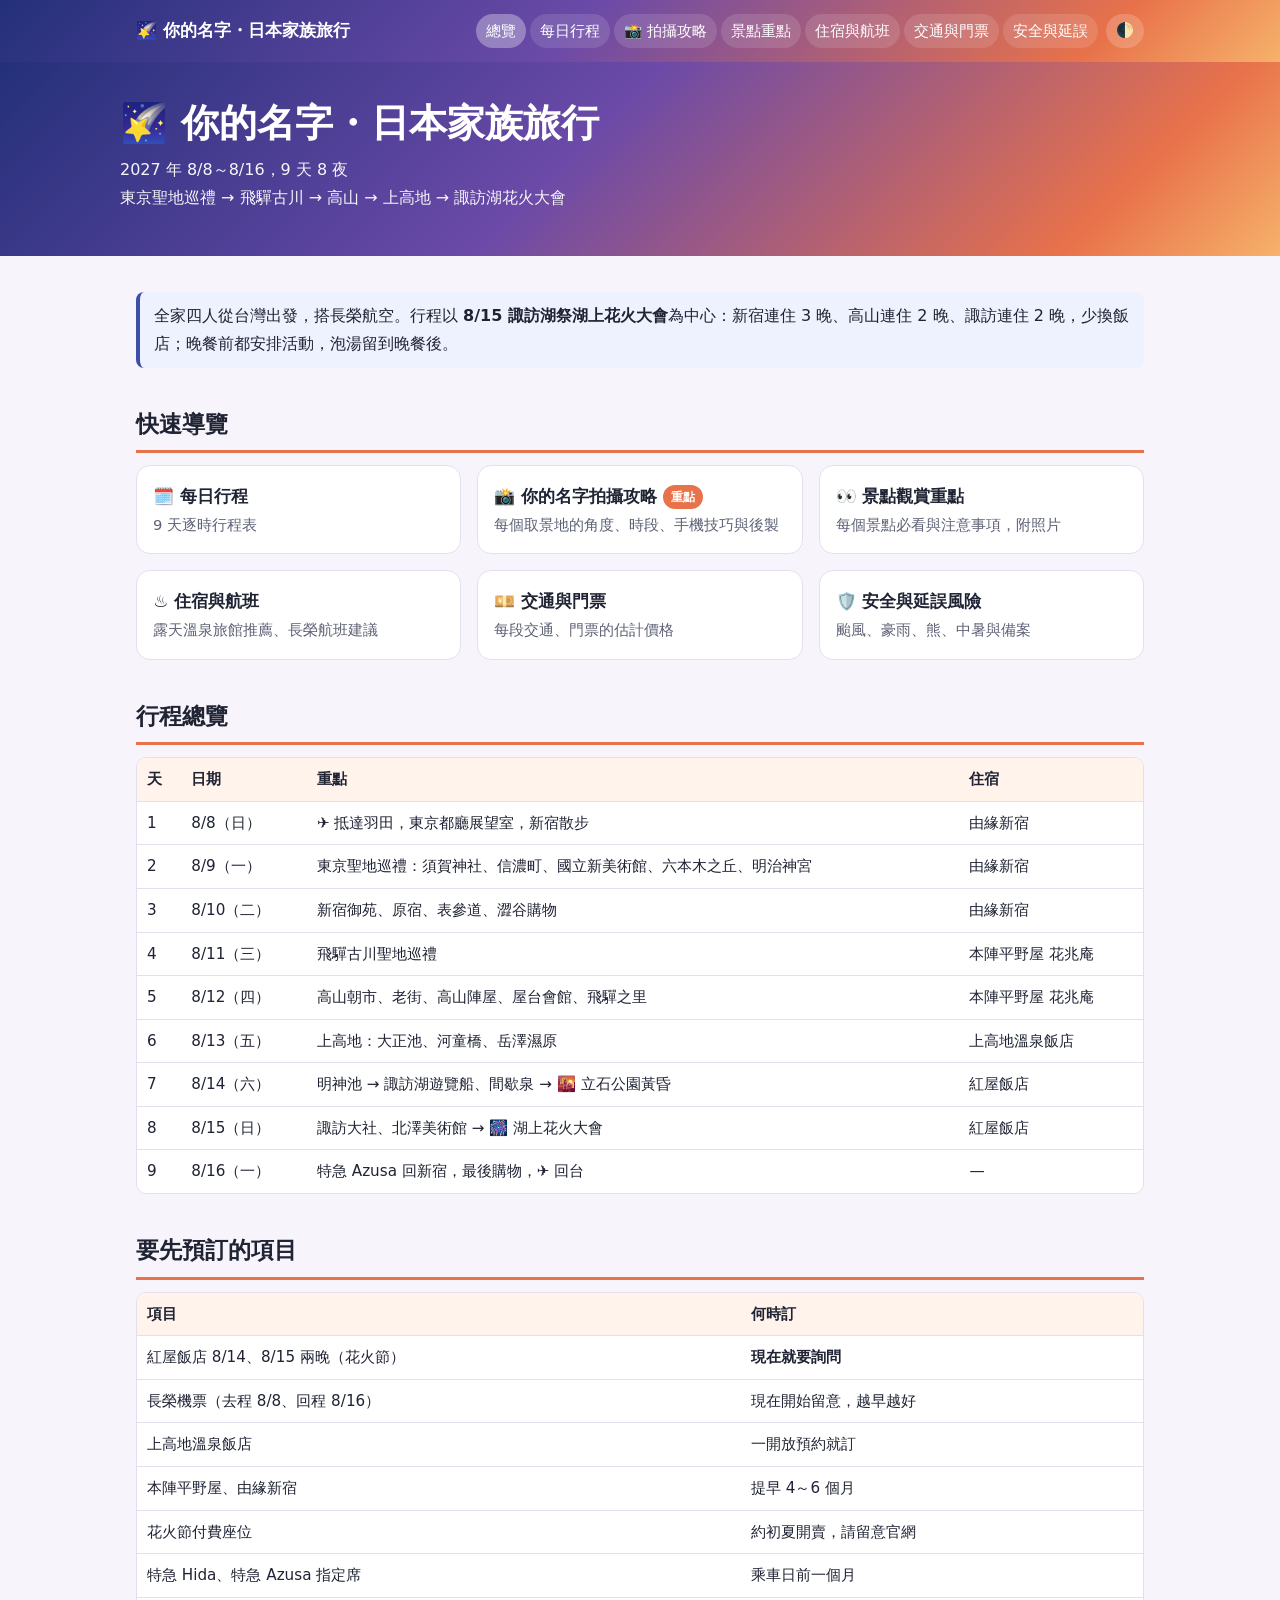
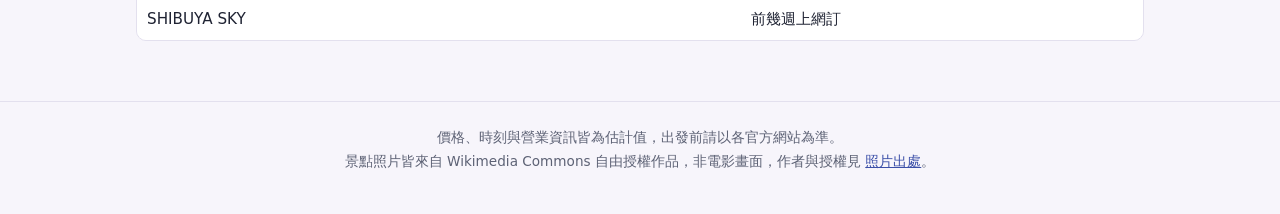
<file: index.html>
<!doctype html>
<html lang="zh-Hant">
<head>
<meta charset="utf-8">
<meta name="viewport" content="width=device-width, initial-scale=1">
<title>你的名字・日本家族旅行</title>
<meta name="description" content="9 天 8 夜：東京與飛驒的《你的名字》聖地巡禮、上高地、諏訪湖花火大會">
<link rel="stylesheet" href="assets/style.css">
</head>
<body>
<section class="hero"><div class="inner">
  <h1>🌠 你的名字・日本家族旅行</h1>
  <p>2027 年 8/8～8/16，9 天 8 夜<br>東京聖地巡禮 → 飛驒古川 → 高山 → 上高地 → 諏訪湖花火大會</p>
</div></section>
<main>
  <div class="note">全家四人從台灣出發，搭長榮航空。行程以 <b>8/15 諏訪湖祭湖上花火大會</b>為中心：新宿連住 3 晚、高山連住 2 晚、諏訪連住 2 晚，少換飯店；晚餐前都安排活動，泡湯留到晚餐後。</div>

  <h2>快速導覽</h2>
  <div class="grid">
    <a class="tile" href="itinerary.html"><div class="t">🗓️ 每日行程</div><div class="d">9 天逐時行程表</div></a>
    <a class="tile" href="photo.html"><div class="t">📸 你的名字拍攝攻略 <span class="badge">重點</span></div><div class="d">每個取景地的角度、時段、手機技巧與後製</div></a>
    <a class="tile" href="spots.html"><div class="t">👀 景點觀賞重點</div><div class="d">每個景點必看與注意事項，附照片</div></a>
    <a class="tile" href="hotels.html"><div class="t">♨️ 住宿與航班</div><div class="d">露天溫泉旅館推薦、長榮航班建議</div></a>
    <a class="tile" href="costs.html"><div class="t">💴 交通與門票</div><div class="d">每段交通、門票的估計價格</div></a>
    <a class="tile" href="safety.html"><div class="t">🛡️ 安全與延誤風險</div><div class="d">颱風、豪雨、熊、中暑與備案</div></a>
  </div>

  <h2>行程總覽</h2>
  <div class="table-wrap"><table>
    <tr><th>天</th><th>日期</th><th>重點</th><th>住宿</th></tr>
    <tr><td>1</td><td>8/8（日）</td><td>✈️ 抵達羽田，東京都廳展望室，新宿散步</td><td>由緣新宿</td></tr>
    <tr><td>2</td><td>8/9（一）</td><td>東京聖地巡禮：須賀神社、信濃町、國立新美術館、六本木之丘、明治神宮</td><td>由緣新宿</td></tr>
    <tr><td>3</td><td>8/10（二）</td><td>新宿御苑、原宿、表參道、澀谷購物</td><td>由緣新宿</td></tr>
    <tr><td>4</td><td>8/11（三）</td><td>飛驒古川聖地巡禮</td><td>本陣平野屋 花兆庵</td></tr>
    <tr><td>5</td><td>8/12（四）</td><td>高山朝市、老街、高山陣屋、屋台會館、飛驒之里</td><td>本陣平野屋 花兆庵</td></tr>
    <tr><td>6</td><td>8/13（五）</td><td>上高地：大正池、河童橋、岳澤濕原</td><td>上高地溫泉飯店</td></tr>
    <tr><td>7</td><td>8/14（六）</td><td>明神池 → 諏訪湖遊覽船、間歇泉 → 🌇 立石公園黃昏</td><td>紅屋飯店</td></tr>
    <tr><td>8</td><td>8/15（日）</td><td>諏訪大社、北澤美術館 → 🎆 湖上花火大會</td><td>紅屋飯店</td></tr>
    <tr><td>9</td><td>8/16（一）</td><td>特急 Azusa 回新宿，最後購物，✈️ 回台</td><td>—</td></tr>
  </table></div>

  <h2>要先預訂的項目</h2>
  <div class="table-wrap"><table>
    <tr><th>項目</th><th>何時訂</th></tr>
    <tr><td>紅屋飯店 8/14、8/15 兩晚（花火節）</td><td><b>現在就要詢問</b></td></tr>
    <tr><td>長榮機票（去程 8/8、回程 8/16）</td><td>現在開始留意，越早越好</td></tr>
    <tr><td>上高地溫泉飯店</td><td>一開放預約就訂</td></tr>
    <tr><td>本陣平野屋、由緣新宿</td><td>提早 4～6 個月</td></tr>
    <tr><td>花火節付費座位</td><td>約初夏開賣，請留意官網</td></tr>
    <tr><td>特急 Hida、特急 Azusa 指定席</td><td>乘車日前一個月</td></tr>
    <tr><td>SHIBUYA SKY</td><td>前幾週上網訂</td></tr>
  </table></div>
</main>
<script src="assets/site.js"></script>
</body>
</html>
</file>
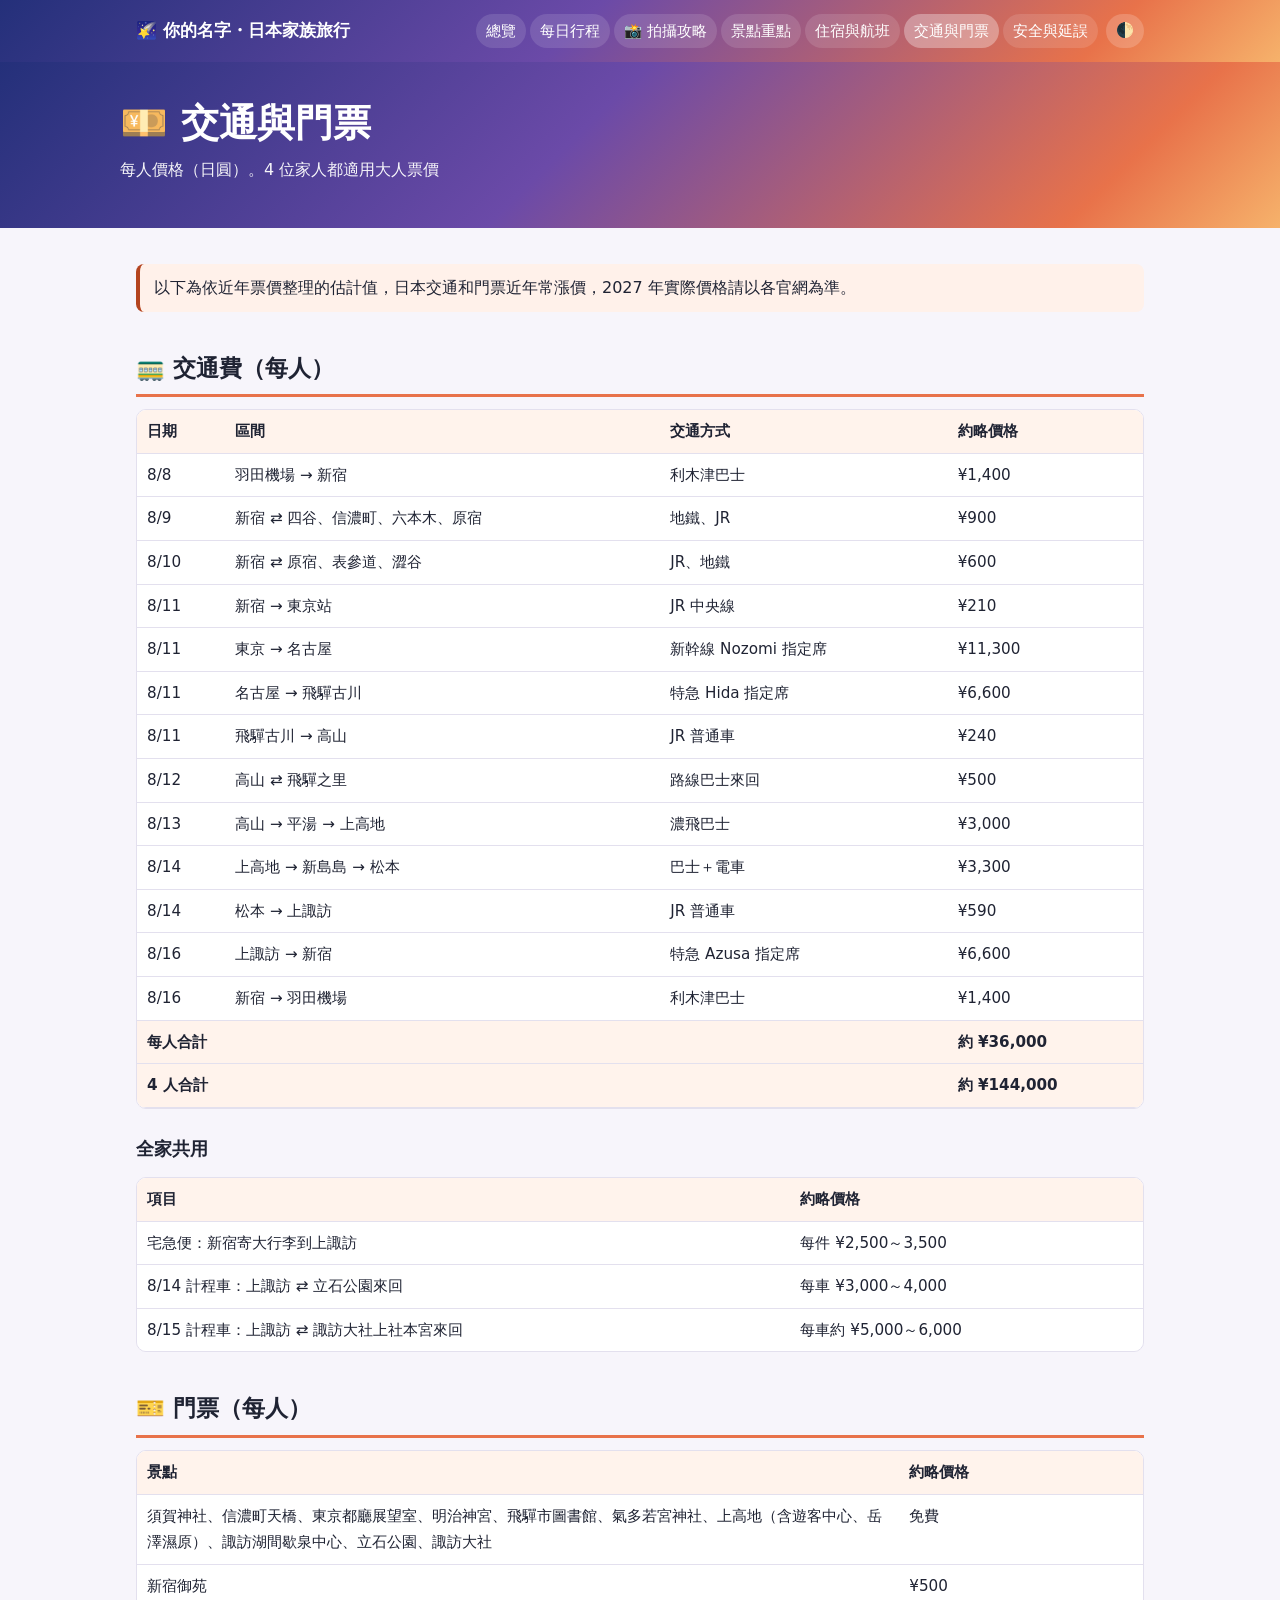
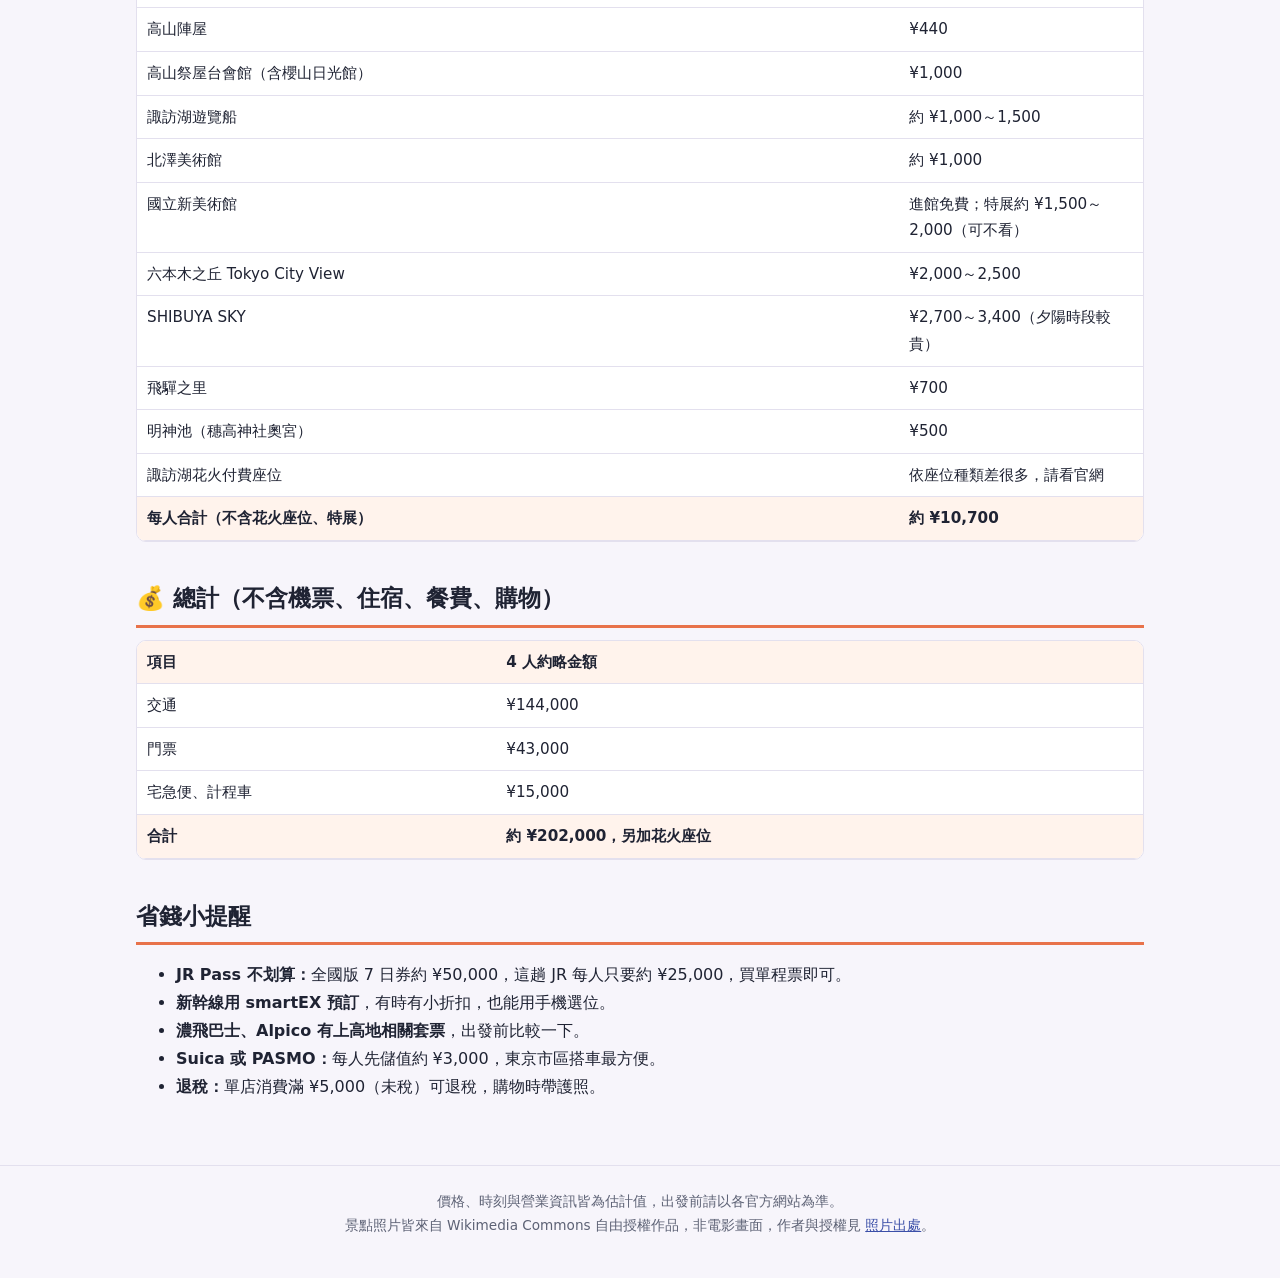
<file: costs.html>
<!doctype html>
<html lang="zh-Hant">
<head>
<meta charset="utf-8">
<meta name="viewport" content="width=device-width, initial-scale=1">
<title>交通與門票</title>
<link rel="stylesheet" href="assets/style.css">
</head>
<body>
<section class="hero"><div class="inner">
  <h1>💴 交通與門票</h1>
  <p>每人價格（日圓）。4 位家人都適用大人票價</p>
</div></section>
<main>
  <div class="warn">以下為依近年票價整理的估計值，日本交通和門票近年常漲價，2027 年實際價格請以各官網為準。</div>

  <h2>🚃 交通費（每人）</h2>
  <div class="table-wrap"><table>
    <tr><th>日期</th><th>區間</th><th>交通方式</th><th>約略價格</th></tr>
    <tr><td>8/8</td><td>羽田機場 → 新宿</td><td>利木津巴士</td><td>¥1,400</td></tr>
    <tr><td>8/9</td><td>新宿 ⇄ 四谷、信濃町、六本木、原宿</td><td>地鐵、JR</td><td>¥900</td></tr>
    <tr><td>8/10</td><td>新宿 ⇄ 原宿、表參道、澀谷</td><td>JR、地鐵</td><td>¥600</td></tr>
    <tr><td>8/11</td><td>新宿 → 東京站</td><td>JR 中央線</td><td>¥210</td></tr>
    <tr><td>8/11</td><td>東京 → 名古屋</td><td>新幹線 Nozomi 指定席</td><td>¥11,300</td></tr>
    <tr><td>8/11</td><td>名古屋 → 飛驒古川</td><td>特急 Hida 指定席</td><td>¥6,600</td></tr>
    <tr><td>8/11</td><td>飛驒古川 → 高山</td><td>JR 普通車</td><td>¥240</td></tr>
    <tr><td>8/12</td><td>高山 ⇄ 飛驒之里</td><td>路線巴士來回</td><td>¥500</td></tr>
    <tr><td>8/13</td><td>高山 → 平湯 → 上高地</td><td>濃飛巴士</td><td>¥3,000</td></tr>
    <tr><td>8/14</td><td>上高地 → 新島島 → 松本</td><td>巴士＋電車</td><td>¥3,300</td></tr>
    <tr><td>8/14</td><td>松本 → 上諏訪</td><td>JR 普通車</td><td>¥590</td></tr>
    <tr><td>8/16</td><td>上諏訪 → 新宿</td><td>特急 Azusa 指定席</td><td>¥6,600</td></tr>
    <tr><td>8/16</td><td>新宿 → 羽田機場</td><td>利木津巴士</td><td>¥1,400</td></tr>
    <tr><th colspan="3">每人合計</th><th>約 ¥36,000</th></tr>
    <tr><th colspan="3">4 人合計</th><th>約 ¥144,000</th></tr>
  </table></div>

  <h3>全家共用</h3>
  <div class="table-wrap"><table>
    <tr><th>項目</th><th>約略價格</th></tr>
    <tr><td>宅急便：新宿寄大行李到上諏訪</td><td>每件 ¥2,500～3,500</td></tr>
    <tr><td>8/14 計程車：上諏訪 ⇄ 立石公園來回</td><td>每車 ¥3,000～4,000</td></tr>
    <tr><td>8/15 計程車：上諏訪 ⇄ 諏訪大社上社本宮來回</td><td>每車約 ¥5,000～6,000</td></tr>
  </table></div>

  <h2>🎫 門票（每人）</h2>
  <div class="table-wrap"><table>
    <tr><th>景點</th><th>約略價格</th></tr>
    <tr><td>須賀神社、信濃町天橋、東京都廳展望室、明治神宮、飛驒市圖書館、氣多若宮神社、上高地（含遊客中心、岳澤濕原）、諏訪湖間歇泉中心、立石公園、諏訪大社</td><td>免費</td></tr>
    <tr><td>新宿御苑</td><td>¥500</td></tr>
    <tr><td>高山陣屋</td><td>¥440</td></tr>
    <tr><td>高山祭屋台會館（含櫻山日光館）</td><td>¥1,000</td></tr>
    <tr><td>諏訪湖遊覽船</td><td>約 ¥1,000～1,500</td></tr>
    <tr><td>北澤美術館</td><td>約 ¥1,000</td></tr>
    <tr><td>國立新美術館</td><td>進館免費；特展約 ¥1,500～2,000（可不看）</td></tr>
    <tr><td>六本木之丘 Tokyo City View</td><td>¥2,000～2,500</td></tr>
    <tr><td>SHIBUYA SKY</td><td>¥2,700～3,400（夕陽時段較貴）</td></tr>
    <tr><td>飛驒之里</td><td>¥700</td></tr>
    <tr><td>明神池（穗高神社奧宮）</td><td>¥500</td></tr>
    <tr><td>諏訪湖花火付費座位</td><td>依座位種類差很多，請看官網</td></tr>
    <tr><th>每人合計（不含花火座位、特展）</th><th>約 ¥10,700</th></tr>
  </table></div>

  <h2>💰 總計（不含機票、住宿、餐費、購物）</h2>
  <div class="table-wrap"><table>
    <tr><th>項目</th><th>4 人約略金額</th></tr>
    <tr><td>交通</td><td>¥144,000</td></tr>
    <tr><td>門票</td><td>¥43,000</td></tr>
    <tr><td>宅急便、計程車</td><td>¥15,000</td></tr>
    <tr><th>合計</th><th>約 ¥202,000，另加花火座位</th></tr>
  </table></div>

  <h2>省錢小提醒</h2>
  <ul>
    <li><b>JR Pass 不划算：</b>全國版 7 日券約 ¥50,000，這趟 JR 每人只要約 ¥25,000，買單程票即可。</li>
    <li><b>新幹線用 smartEX 預訂</b>，有時有小折扣，也能用手機選位。</li>
    <li><b>濃飛巴士、Alpico 有上高地相關套票</b>，出發前比較一下。</li>
    <li><b>Suica 或 PASMO：</b>每人先儲值約 ¥3,000，東京市區搭車最方便。</li>
    <li><b>退稅：</b>單店消費滿 ¥5,000（未稅）可退稅，購物時帶護照。</li>
  </ul>
</main>
<script src="assets/site.js"></script>
</body>
</html>
</file>
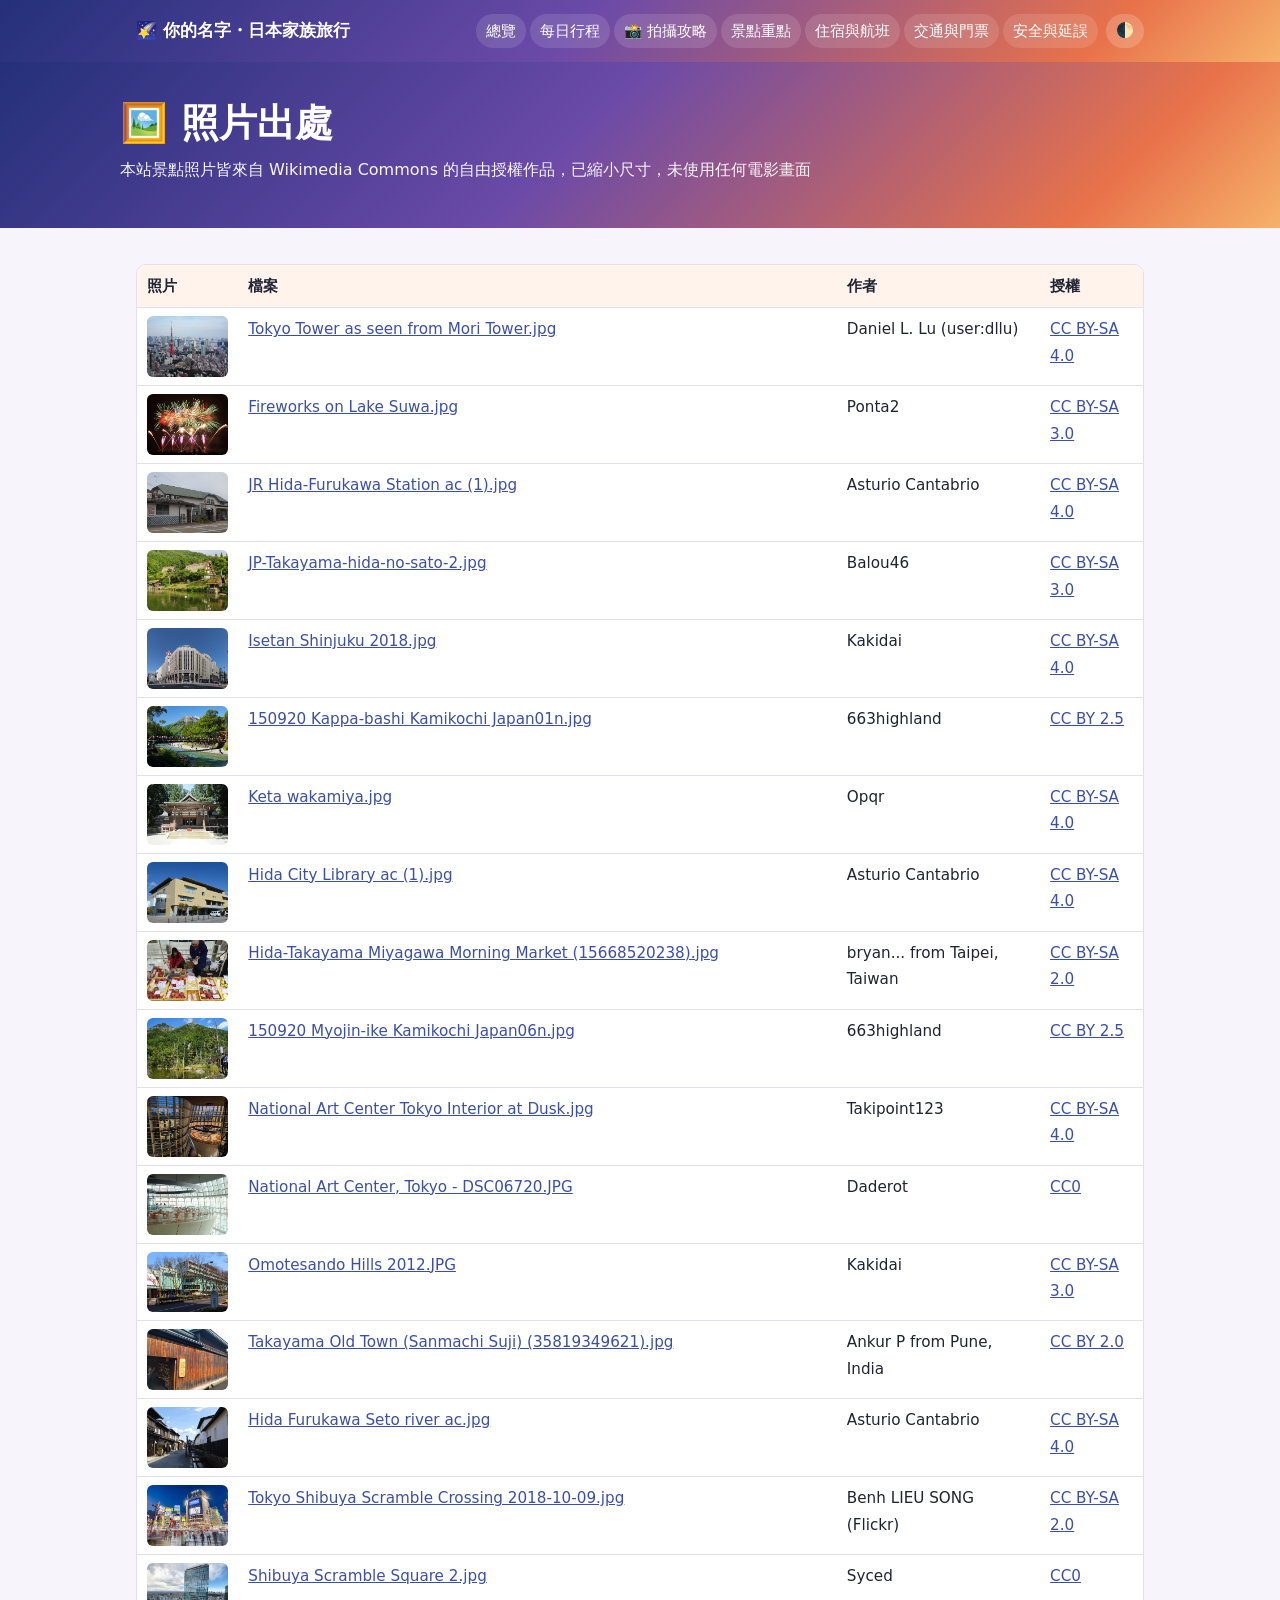
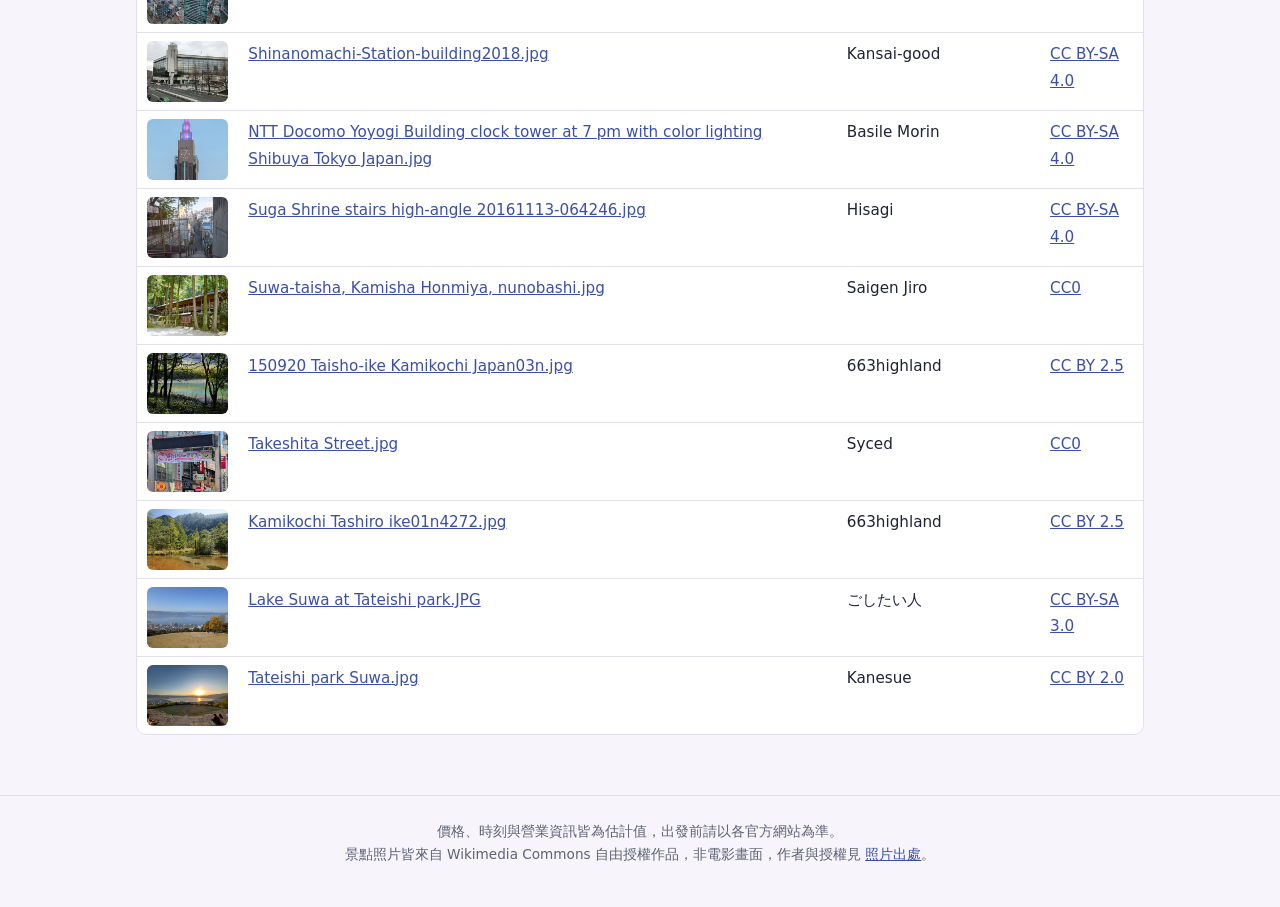
<file: credits.html>
<!doctype html>
<html lang="zh-Hant">
<head>
<meta charset="utf-8">
<meta name="viewport" content="width=device-width, initial-scale=1">
<title>照片出處</title>
<link rel="stylesheet" href="assets/style.css">
</head>
<body>
<section class="hero"><div class="inner">
  <h1>🖼️ 照片出處</h1>
  <p>本站景點照片皆來自 Wikimedia Commons 的自由授權作品，已縮小尺寸，未使用任何電影畫面</p>
</div></section>
<main>
  <div class="table-wrap"><table>
    <thead><tr><th>照片</th><th>檔案</th><th>作者</th><th>授權</th></tr></thead>
    <tbody id="credits-table"><tr><td colspan="4">載入中…</td></tr></tbody>
  </table></div>
</main>
<script src="assets/site.js"></script>
</body>
</html>
</file>
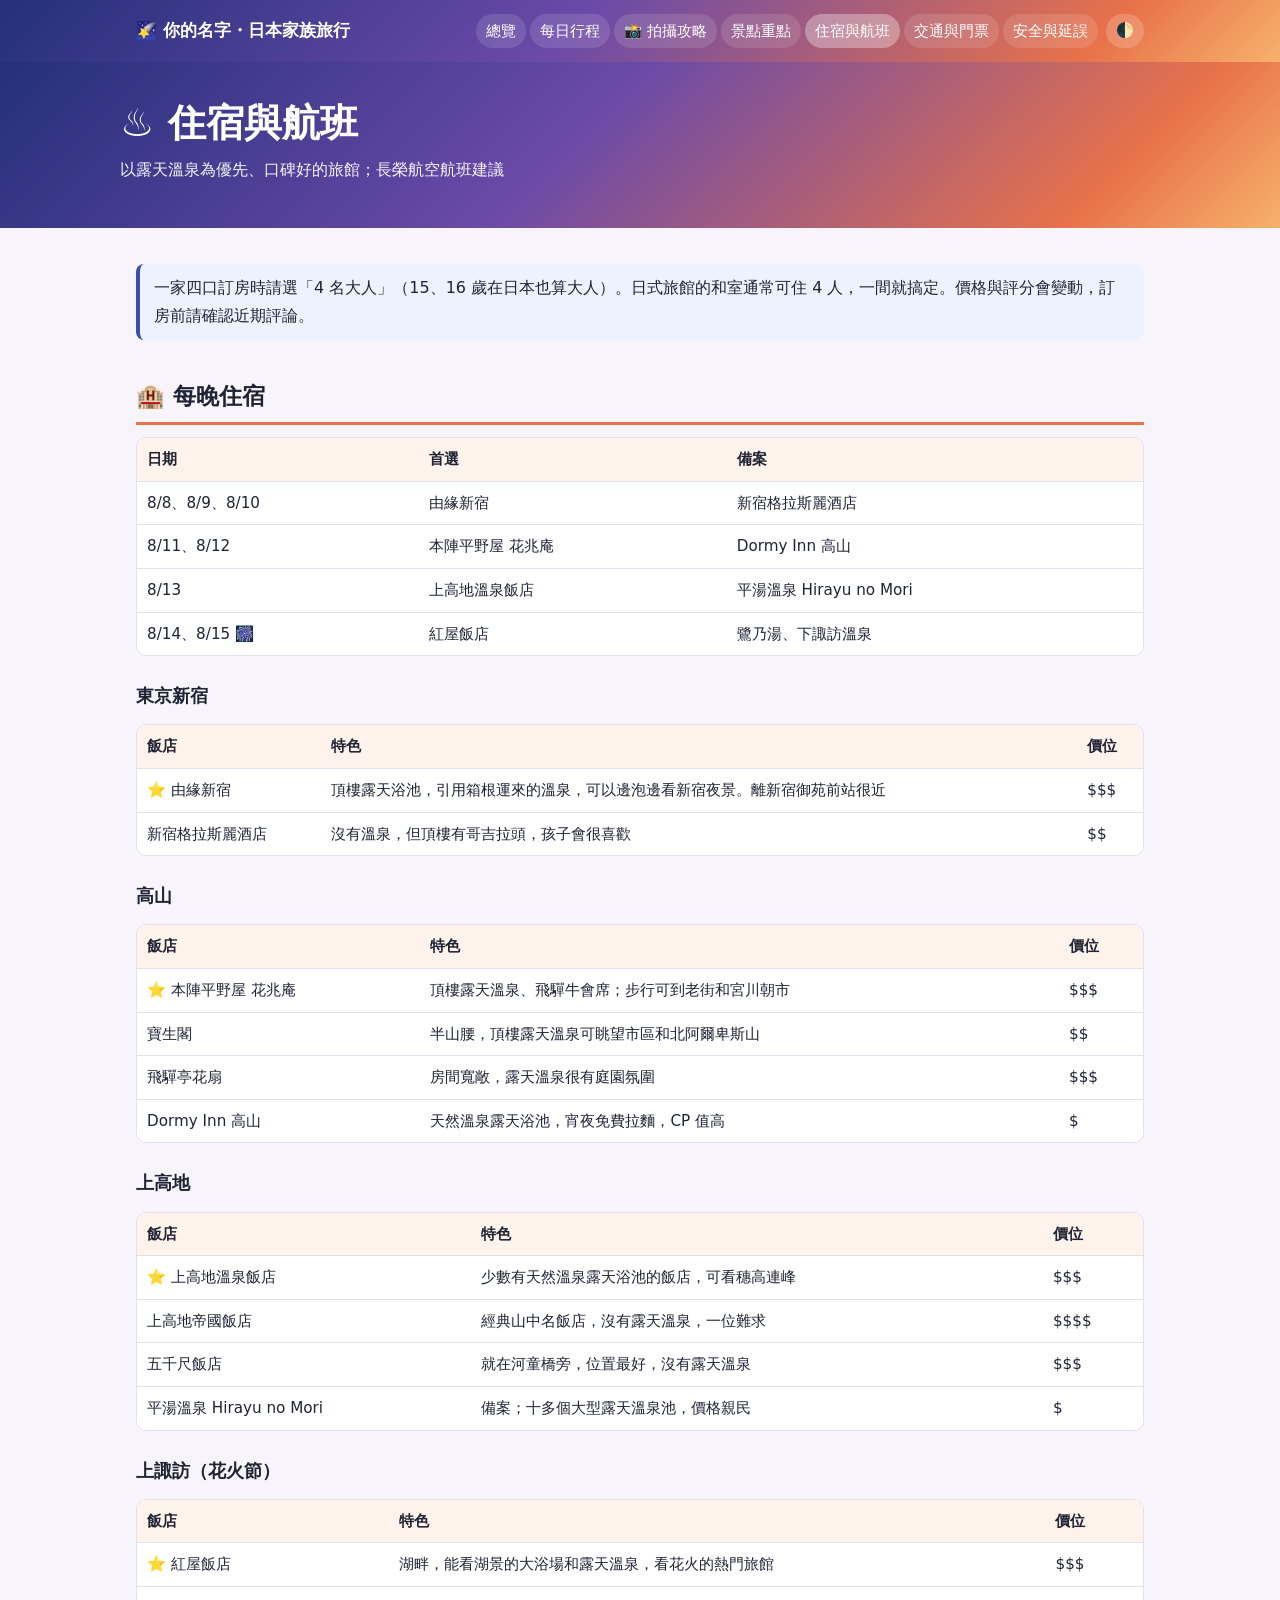
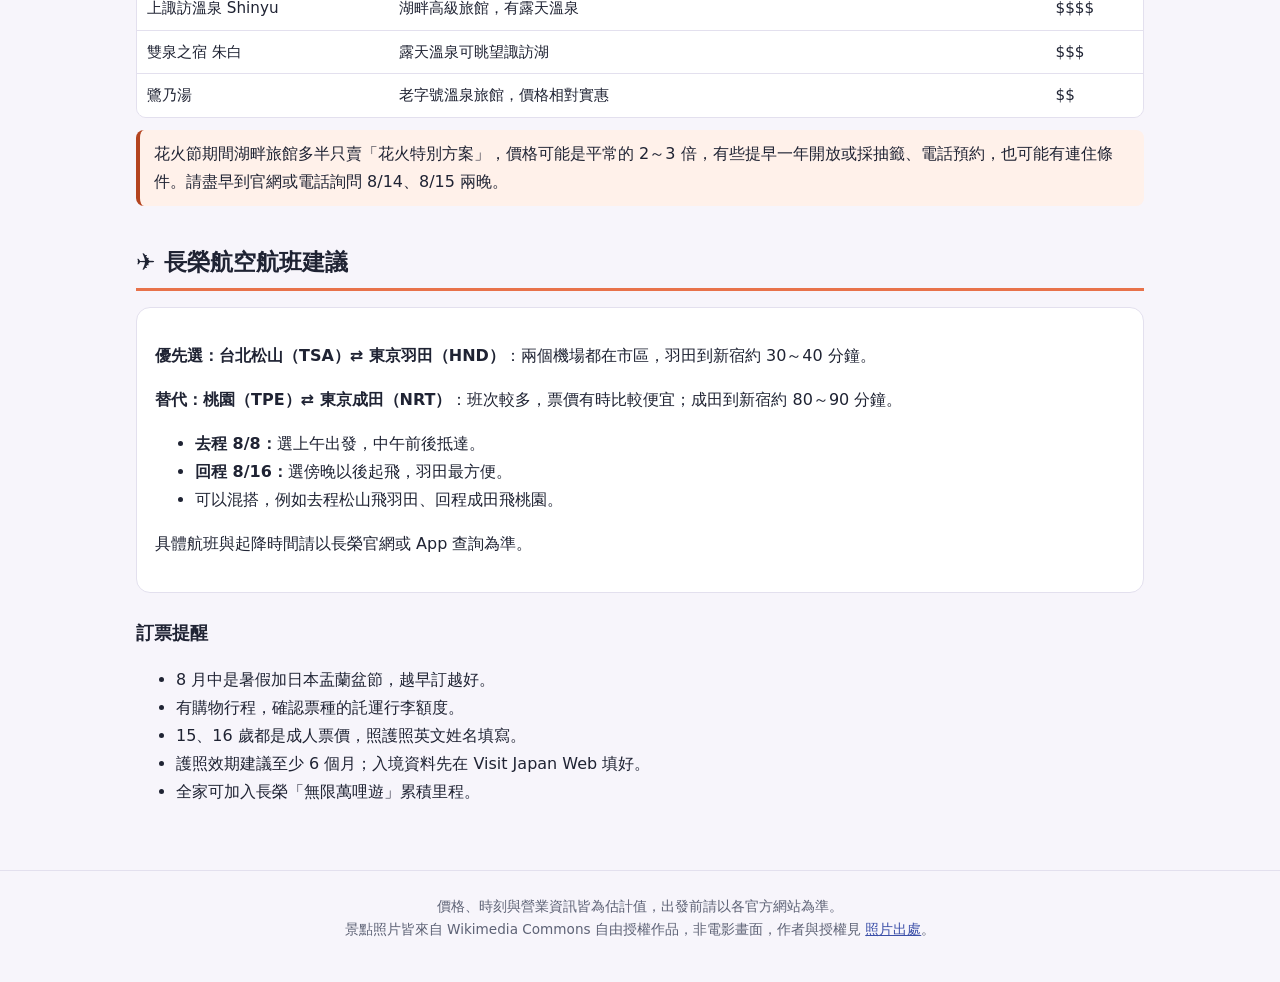
<file: hotels.html>
<!doctype html>
<html lang="zh-Hant">
<head>
<meta charset="utf-8">
<meta name="viewport" content="width=device-width, initial-scale=1">
<title>住宿與航班</title>
<link rel="stylesheet" href="assets/style.css">
</head>
<body>
<section class="hero"><div class="inner">
  <h1>♨️ 住宿與航班</h1>
  <p>以露天溫泉為優先、口碑好的旅館；長榮航空航班建議</p>
</div></section>
<main>
  <div class="note">一家四口訂房時請選「4 名大人」（15、16 歲在日本也算大人）。日式旅館的和室通常可住 4 人，一間就搞定。價格與評分會變動，訂房前請確認近期評論。</div>

  <h2>🏨 每晚住宿</h2>
  <div class="table-wrap"><table>
    <tr><th>日期</th><th>首選</th><th>備案</th></tr>
    <tr><td>8/8、8/9、8/10</td><td>由緣新宿</td><td>新宿格拉斯麗酒店</td></tr>
    <tr><td>8/11、8/12</td><td>本陣平野屋 花兆庵</td><td>Dormy Inn 高山</td></tr>
    <tr><td>8/13</td><td>上高地溫泉飯店</td><td>平湯溫泉 Hirayu no Mori</td></tr>
    <tr><td>8/14、8/15 🎆</td><td>紅屋飯店</td><td>鷺乃湯、下諏訪溫泉</td></tr>
  </table></div>

  <h3>東京新宿</h3>
  <div class="table-wrap"><table>
    <tr><th>飯店</th><th>特色</th><th>價位</th></tr>
    <tr><td>⭐ 由緣新宿</td><td>頂樓露天浴池，引用箱根運來的溫泉，可以邊泡邊看新宿夜景。離新宿御苑前站很近</td><td>$$$</td></tr>
    <tr><td>新宿格拉斯麗酒店</td><td>沒有溫泉，但頂樓有哥吉拉頭，孩子會很喜歡</td><td>$$</td></tr>
  </table></div>

  <h3>高山</h3>
  <div class="table-wrap"><table>
    <tr><th>飯店</th><th>特色</th><th>價位</th></tr>
    <tr><td>⭐ 本陣平野屋 花兆庵</td><td>頂樓露天溫泉、飛驒牛會席；步行可到老街和宮川朝市</td><td>$$$</td></tr>
    <tr><td>寶生閣</td><td>半山腰，頂樓露天溫泉可眺望市區和北阿爾卑斯山</td><td>$$</td></tr>
    <tr><td>飛驒亭花扇</td><td>房間寬敞，露天溫泉很有庭園氛圍</td><td>$$$</td></tr>
    <tr><td>Dormy Inn 高山</td><td>天然溫泉露天浴池，宵夜免費拉麵，CP 值高</td><td>$</td></tr>
  </table></div>

  <h3>上高地</h3>
  <div class="table-wrap"><table>
    <tr><th>飯店</th><th>特色</th><th>價位</th></tr>
    <tr><td>⭐ 上高地溫泉飯店</td><td>少數有天然溫泉露天浴池的飯店，可看穗高連峰</td><td>$$$</td></tr>
    <tr><td>上高地帝國飯店</td><td>經典山中名飯店，沒有露天溫泉，一位難求</td><td>$$$$</td></tr>
    <tr><td>五千尺飯店</td><td>就在河童橋旁，位置最好，沒有露天溫泉</td><td>$$$</td></tr>
    <tr><td>平湯溫泉 Hirayu no Mori</td><td>備案；十多個大型露天溫泉池，價格親民</td><td>$</td></tr>
  </table></div>

  <h3>上諏訪（花火節）</h3>
  <div class="table-wrap"><table>
    <tr><th>飯店</th><th>特色</th><th>價位</th></tr>
    <tr><td>⭐ 紅屋飯店</td><td>湖畔，能看湖景的大浴場和露天溫泉，看花火的熱門旅館</td><td>$$$</td></tr>
    <tr><td>上諏訪溫泉 Shinyu</td><td>湖畔高級旅館，有露天溫泉</td><td>$$$$</td></tr>
    <tr><td>雙泉之宿 朱白</td><td>露天溫泉可眺望諏訪湖</td><td>$$$</td></tr>
    <tr><td>鷺乃湯</td><td>老字號溫泉旅館，價格相對實惠</td><td>$$</td></tr>
  </table></div>
  <div class="warn">花火節期間湖畔旅館多半只賣「花火特別方案」，價格可能是平常的 2～3 倍，有些提早一年開放或採抽籤、電話預約，也可能有連住條件。請盡早到官網或電話詢問 8/14、8/15 兩晚。</div>

  <h2>✈️ 長榮航空航班建議</h2>
  <div class="card">
    <p><b>優先選：台北松山（TSA）⇄ 東京羽田（HND）</b>：兩個機場都在市區，羽田到新宿約 30～40 分鐘。</p>
    <p><b>替代：桃園（TPE）⇄ 東京成田（NRT）</b>：班次較多，票價有時比較便宜；成田到新宿約 80～90 分鐘。</p>
    <ul>
      <li><b>去程 8/8：</b>選上午出發，中午前後抵達。</li>
      <li><b>回程 8/16：</b>選傍晚以後起飛，羽田最方便。</li>
      <li>可以混搭，例如去程松山飛羽田、回程成田飛桃園。</li>
    </ul>
    <p>具體航班與起降時間請以長榮官網或 App 查詢為準。</p>
  </div>
  <h3>訂票提醒</h3>
  <ul>
    <li>8 月中是暑假加日本盂蘭盆節，越早訂越好。</li>
    <li>有購物行程，確認票種的託運行李額度。</li>
    <li>15、16 歲都是成人票價，照護照英文姓名填寫。</li>
    <li>護照效期建議至少 6 個月；入境資料先在 Visit Japan Web 填好。</li>
    <li>全家可加入長榮「無限萬哩遊」累積里程。</li>
  </ul>
</main>
<script src="assets/site.js"></script>
</body>
</html>
</file>
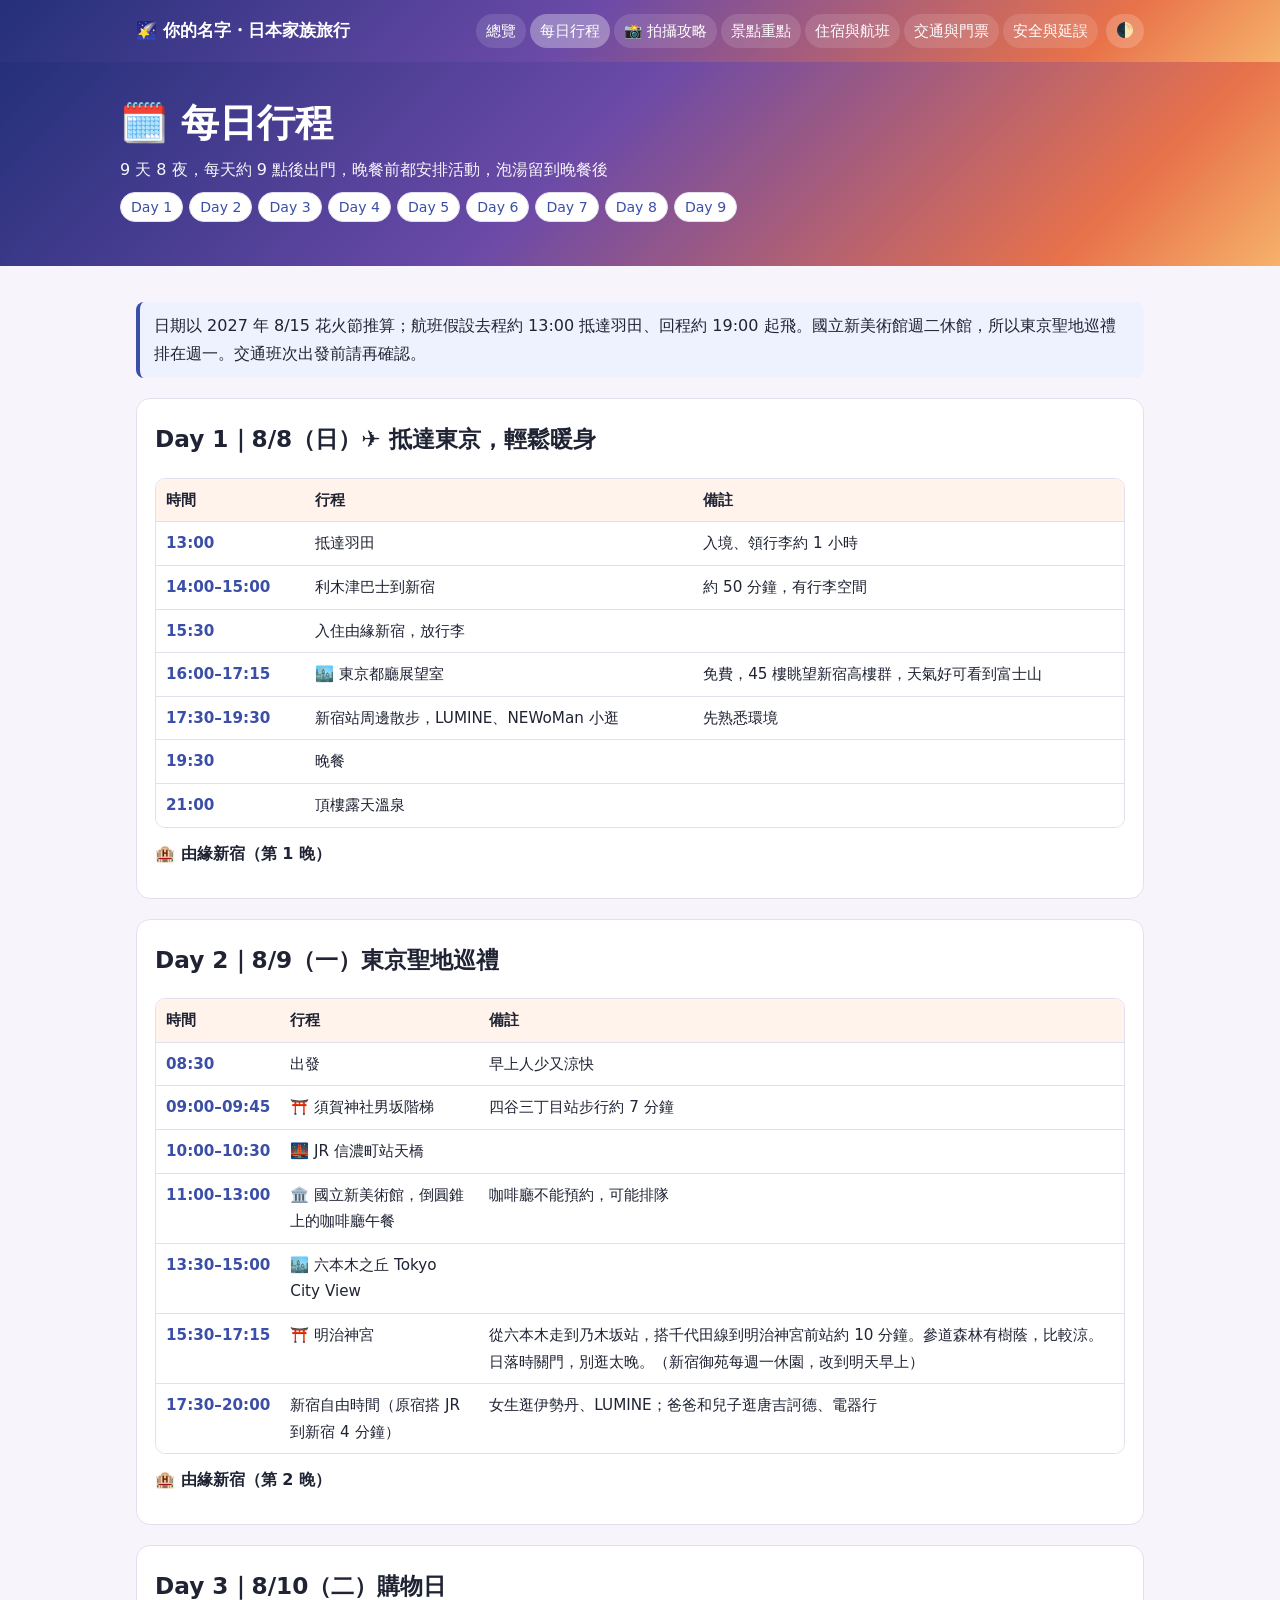
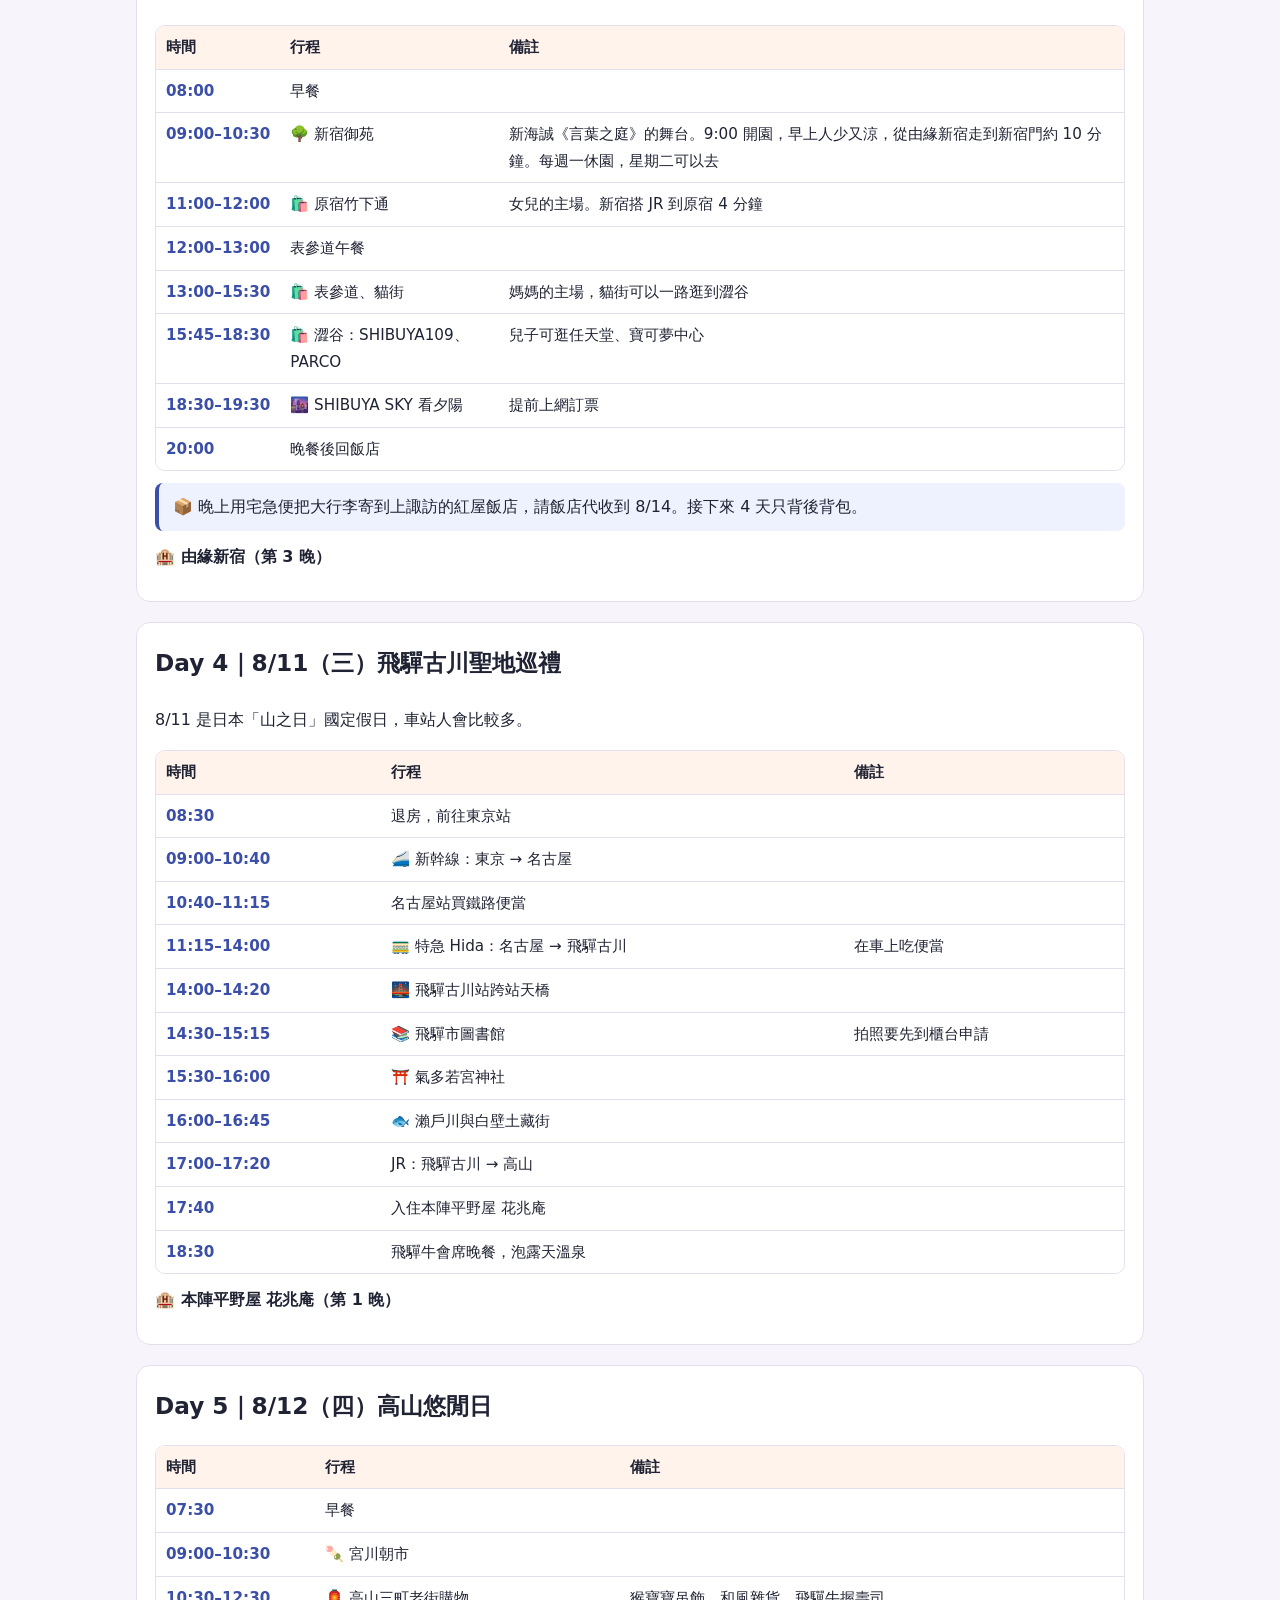
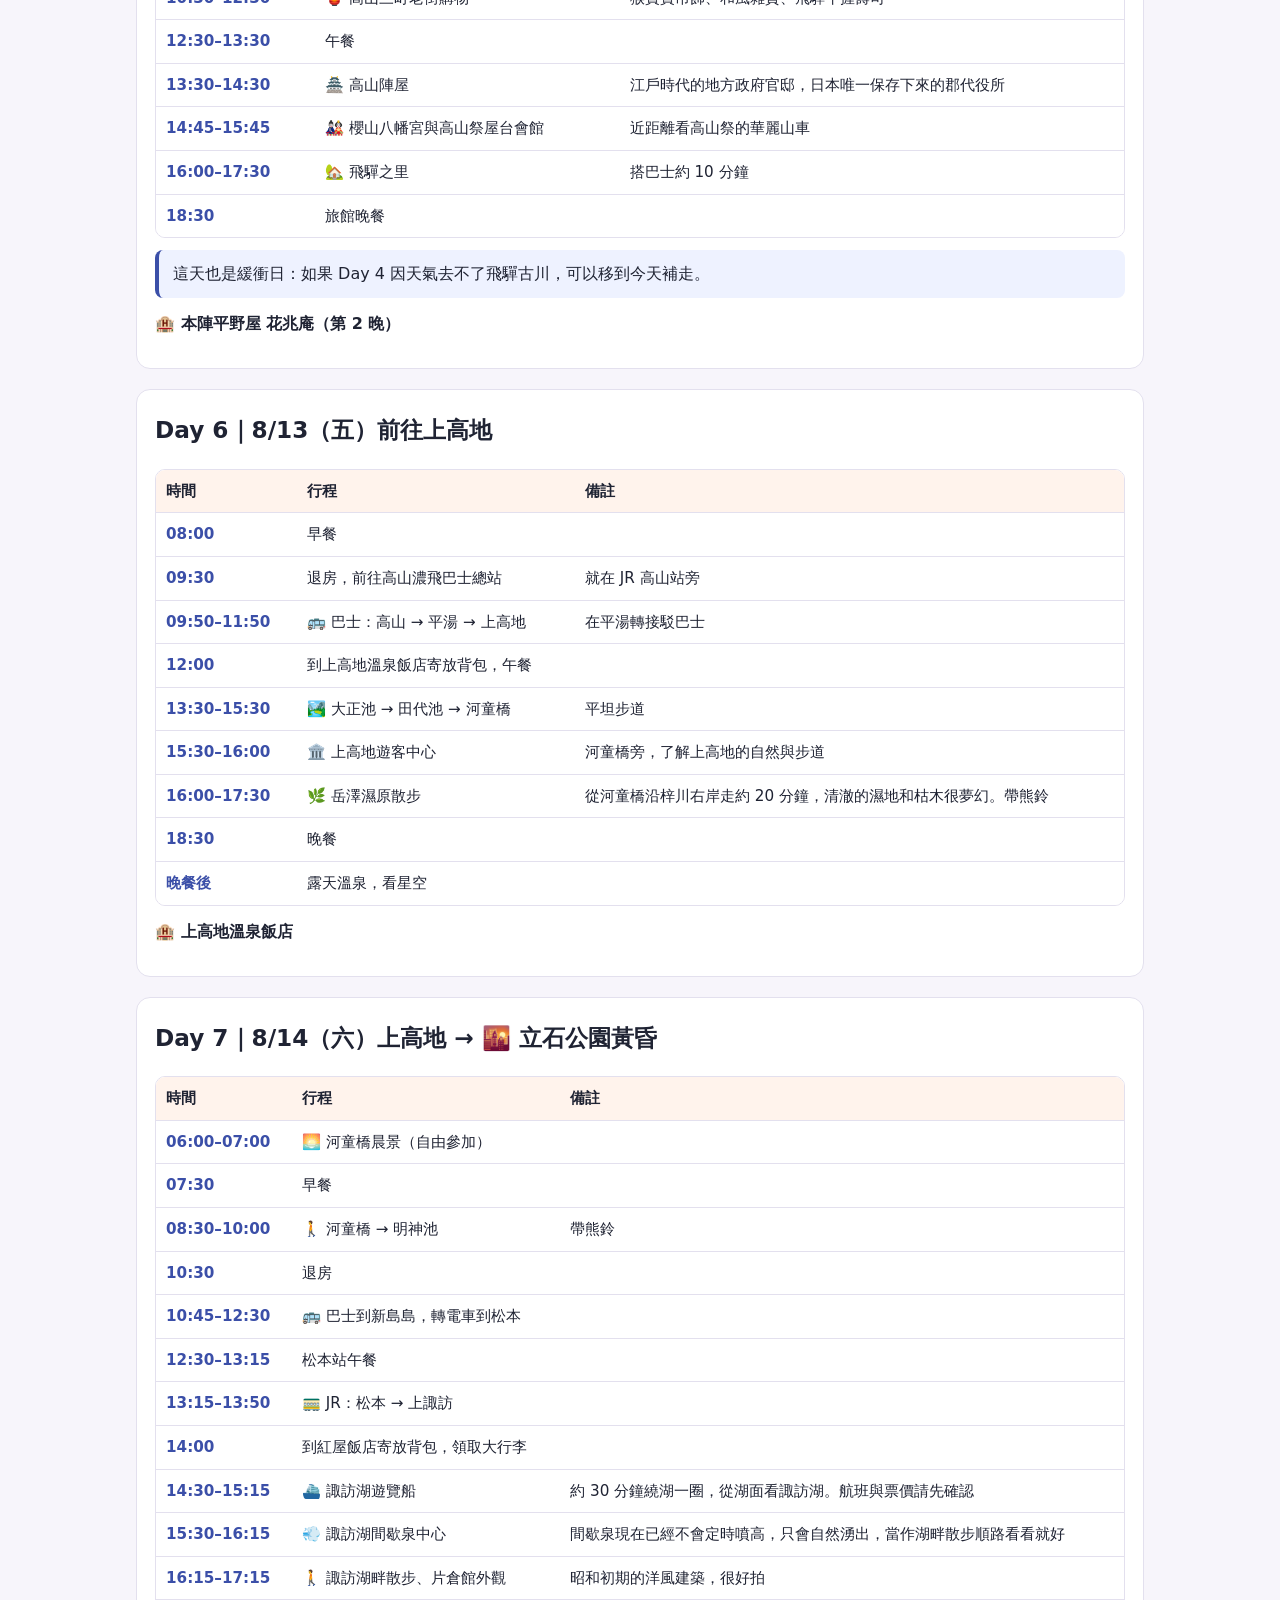
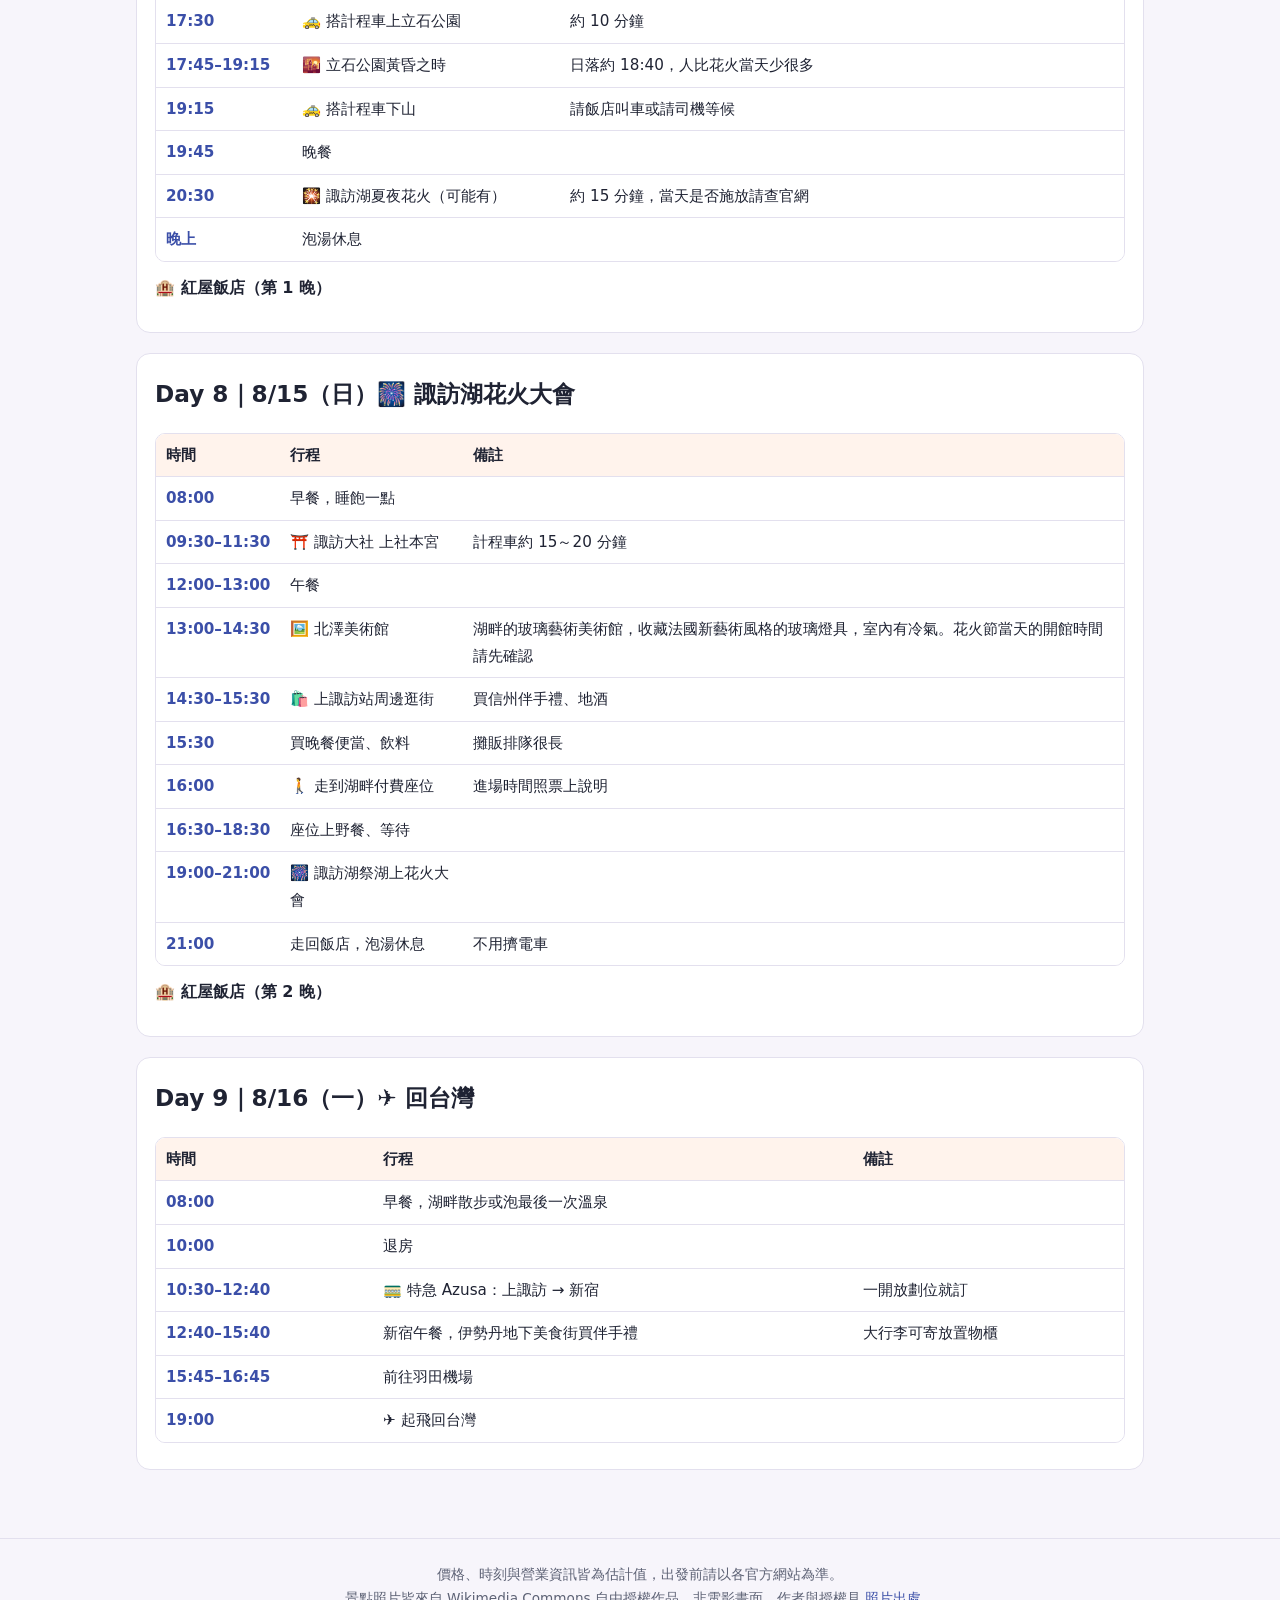
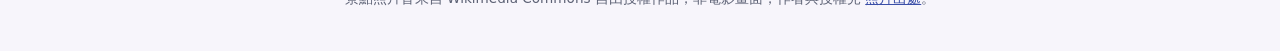
<file: itinerary.html>
<!doctype html>
<html lang="zh-Hant">
<head>
<meta charset="utf-8">
<meta name="viewport" content="width=device-width, initial-scale=1">
<title>每日行程</title>
<link rel="stylesheet" href="assets/style.css">
</head>
<body>
<section class="hero"><div class="inner">
  <h1>🗓️ 每日行程</h1>
  <p>9 天 8 夜，每天約 9 點後出門，晚餐前都安排活動，泡湯留到晚餐後</p>
  <div class="toc">
    <a href="#d1">Day 1</a><a href="#d2">Day 2</a><a href="#d3">Day 3</a><a href="#d4">Day 4</a><a href="#d5">Day 5</a><a href="#d6">Day 6</a><a href="#d7">Day 7</a><a href="#d8">Day 8</a><a href="#d9">Day 9</a>
  </div>
</div></section>
<main>
  <div class="note">日期以 2027 年 8/15 花火節推算；航班假設去程約 13:00 抵達羽田、回程約 19:00 起飛。國立新美術館週二休館，所以東京聖地巡禮排在週一。交通班次出發前請再確認。</div>

  <section class="day" id="d1">
    <h2>Day 1｜8/8（日）✈️ 抵達東京，輕鬆暖身</h2>
    <div class="table-wrap"><table>
      <tr><th>時間</th><th>行程</th><th>備註</th></tr>
      <tr><td class="time">13:00</td><td>抵達羽田</td><td>入境、領行李約 1 小時</td></tr>
      <tr><td class="time">14:00–15:00</td><td>利木津巴士到新宿</td><td>約 50 分鐘，有行李空間</td></tr>
      <tr><td class="time">15:30</td><td>入住由緣新宿，放行李</td><td></td></tr>
      <tr><td class="time">16:00–17:15</td><td>🏙️ 東京都廳展望室</td><td>免費，45 樓眺望新宿高樓群，天氣好可看到富士山</td></tr>
      <tr><td class="time">17:30–19:30</td><td>新宿站周邊散步，LUMINE、NEWoMan 小逛</td><td>先熟悉環境</td></tr>
      <tr><td class="time">19:30</td><td>晚餐</td><td></td></tr>
      <tr><td class="time">21:00</td><td>頂樓露天溫泉</td><td></td></tr>
    </table></div>
    <p class="stay">🏨 由緣新宿（第 1 晚）</p>
  </section>

  <section class="day" id="d2">
    <h2>Day 2｜8/9（一）東京聖地巡禮</h2>
    <div class="table-wrap"><table>
      <tr><th>時間</th><th>行程</th><th>備註</th></tr>
      <tr><td class="time">08:30</td><td>出發</td><td>早上人少又涼快</td></tr>
      <tr><td class="time">09:00–09:45</td><td>⛩️ 須賀神社男坂階梯</td><td>四谷三丁目站步行約 7 分鐘</td></tr>
      <tr><td class="time">10:00–10:30</td><td>🌉 JR 信濃町站天橋</td><td></td></tr>
      <tr><td class="time">11:00–13:00</td><td>🏛️ 國立新美術館，倒圓錐上的咖啡廳午餐</td><td>咖啡廳不能預約，可能排隊</td></tr>
      <tr><td class="time">13:30–15:00</td><td>🏙️ 六本木之丘 Tokyo City View</td><td></td></tr>
      <tr><td class="time">15:30–17:15</td><td>⛩️ 明治神宮</td><td>從六本木走到乃木坂站，搭千代田線到明治神宮前站約 10 分鐘。參道森林有樹蔭，比較涼。日落時關門，別逛太晚。（新宿御苑每週一休園，改到明天早上）</td></tr>
      <tr><td class="time">17:30–20:00</td><td>新宿自由時間（原宿搭 JR 到新宿 4 分鐘）</td><td>女生逛伊勢丹、LUMINE；爸爸和兒子逛唐吉訶德、電器行</td></tr>
    </table></div>
    <p class="stay">🏨 由緣新宿（第 2 晚）</p>
  </section>

  <section class="day" id="d3">
    <h2>Day 3｜8/10（二）購物日</h2>
    <div class="table-wrap"><table>
      <tr><th>時間</th><th>行程</th><th>備註</th></tr>
      <tr><td class="time">08:00</td><td>早餐</td><td></td></tr>
      <tr><td class="time">09:00–10:30</td><td>🌳 新宿御苑</td><td>新海誠《言葉之庭》的舞台。9:00 開園，早上人少又涼，從由緣新宿走到新宿門約 10 分鐘。每週一休園，星期二可以去</td></tr>
      <tr><td class="time">11:00–12:00</td><td>🛍️ 原宿竹下通</td><td>女兒的主場。新宿搭 JR 到原宿 4 分鐘</td></tr>
      <tr><td class="time">12:00–13:00</td><td>表參道午餐</td><td></td></tr>
      <tr><td class="time">13:00–15:30</td><td>🛍️ 表參道、貓街</td><td>媽媽的主場，貓街可以一路逛到澀谷</td></tr>
      <tr><td class="time">15:45–18:30</td><td>🛍️ 澀谷：SHIBUYA109、PARCO</td><td>兒子可逛任天堂、寶可夢中心</td></tr>
      <tr><td class="time">18:30–19:30</td><td>🌆 SHIBUYA SKY 看夕陽</td><td>提前上網訂票</td></tr>
      <tr><td class="time">20:00</td><td>晚餐後回飯店</td><td></td></tr>
    </table></div>
    <div class="note">📦 晚上用宅急便把大行李寄到上諏訪的紅屋飯店，請飯店代收到 8/14。接下來 4 天只背後背包。</div>
    <p class="stay">🏨 由緣新宿（第 3 晚）</p>
  </section>

  <section class="day" id="d4">
    <h2>Day 4｜8/11（三）飛驒古川聖地巡禮</h2>
    <p>8/11 是日本「山之日」國定假日，車站人會比較多。</p>
    <div class="table-wrap"><table>
      <tr><th>時間</th><th>行程</th><th>備註</th></tr>
      <tr><td class="time">08:30</td><td>退房，前往東京站</td><td></td></tr>
      <tr><td class="time">09:00–10:40</td><td>🚄 新幹線：東京 → 名古屋</td><td></td></tr>
      <tr><td class="time">10:40–11:15</td><td>名古屋站買鐵路便當</td><td></td></tr>
      <tr><td class="time">11:15–14:00</td><td>🚃 特急 Hida：名古屋 → 飛驒古川</td><td>在車上吃便當</td></tr>
      <tr><td class="time">14:00–14:20</td><td>🌉 飛驒古川站跨站天橋</td><td></td></tr>
      <tr><td class="time">14:30–15:15</td><td>📚 飛驒市圖書館</td><td>拍照要先到櫃台申請</td></tr>
      <tr><td class="time">15:30–16:00</td><td>⛩️ 氣多若宮神社</td><td></td></tr>
      <tr><td class="time">16:00–16:45</td><td>🐟 瀨戶川與白壁土藏街</td><td></td></tr>
      <tr><td class="time">17:00–17:20</td><td>JR：飛驒古川 → 高山</td><td></td></tr>
      <tr><td class="time">17:40</td><td>入住本陣平野屋 花兆庵</td><td></td></tr>
      <tr><td class="time">18:30</td><td>飛驒牛會席晚餐，泡露天溫泉</td><td></td></tr>
    </table></div>
    <p class="stay">🏨 本陣平野屋 花兆庵（第 1 晚）</p>
  </section>

  <section class="day" id="d5">
    <h2>Day 5｜8/12（四）高山悠閒日</h2>
    <div class="table-wrap"><table>
      <tr><th>時間</th><th>行程</th><th>備註</th></tr>
      <tr><td class="time">07:30</td><td>早餐</td><td></td></tr>
      <tr><td class="time">09:00–10:30</td><td>🍡 宮川朝市</td><td></td></tr>
      <tr><td class="time">10:30–12:30</td><td>🏮 高山三町老街購物</td><td>猴寶寶吊飾、和風雜貨、飛驒牛握壽司</td></tr>
      <tr><td class="time">12:30–13:30</td><td>午餐</td><td></td></tr>
      <tr><td class="time">13:30–14:30</td><td>🏯 高山陣屋</td><td>江戶時代的地方政府官邸，日本唯一保存下來的郡代役所</td></tr>
      <tr><td class="time">14:45–15:45</td><td>🎎 櫻山八幡宮與高山祭屋台會館</td><td>近距離看高山祭的華麗山車</td></tr>
      <tr><td class="time">16:00–17:30</td><td>🏡 飛驒之里</td><td>搭巴士約 10 分鐘</td></tr>
      <tr><td class="time">18:30</td><td>旅館晚餐</td><td></td></tr>
    </table></div>
    <div class="note">這天也是緩衝日：如果 Day 4 因天氣去不了飛驒古川，可以移到今天補走。</div>
    <p class="stay">🏨 本陣平野屋 花兆庵（第 2 晚）</p>
  </section>

  <section class="day" id="d6">
    <h2>Day 6｜8/13（五）前往上高地</h2>
    <div class="table-wrap"><table>
      <tr><th>時間</th><th>行程</th><th>備註</th></tr>
      <tr><td class="time">08:00</td><td>早餐</td><td></td></tr>
      <tr><td class="time">09:30</td><td>退房，前往高山濃飛巴士總站</td><td>就在 JR 高山站旁</td></tr>
      <tr><td class="time">09:50–11:50</td><td>🚌 巴士：高山 → 平湯 → 上高地</td><td>在平湯轉接駁巴士</td></tr>
      <tr><td class="time">12:00</td><td>到上高地溫泉飯店寄放背包，午餐</td><td></td></tr>
      <tr><td class="time">13:30–15:30</td><td>🏞️ 大正池 → 田代池 → 河童橋</td><td>平坦步道</td></tr>
      <tr><td class="time">15:30–16:00</td><td>🏛️ 上高地遊客中心</td><td>河童橋旁，了解上高地的自然與步道</td></tr>
      <tr><td class="time">16:00–17:30</td><td>🌿 岳澤濕原散步</td><td>從河童橋沿梓川右岸走約 20 分鐘，清澈的濕地和枯木很夢幻。帶熊鈴</td></tr>
      <tr><td class="time">18:30</td><td>晚餐</td><td></td></tr>
      <tr><td class="time">晚餐後</td><td>露天溫泉，看星空</td><td></td></tr>
    </table></div>
    <p class="stay">🏨 上高地溫泉飯店</p>
  </section>

  <section class="day" id="d7">
    <h2>Day 7｜8/14（六）上高地 → 🌇 立石公園黃昏</h2>
    <div class="table-wrap"><table>
      <tr><th>時間</th><th>行程</th><th>備註</th></tr>
      <tr><td class="time">06:00–07:00</td><td>🌅 河童橋晨景（自由參加）</td><td></td></tr>
      <tr><td class="time">07:30</td><td>早餐</td><td></td></tr>
      <tr><td class="time">08:30–10:00</td><td>🚶 河童橋 → 明神池</td><td>帶熊鈴</td></tr>
      <tr><td class="time">10:30</td><td>退房</td><td></td></tr>
      <tr><td class="time">10:45–12:30</td><td>🚌 巴士到新島島，轉電車到松本</td><td></td></tr>
      <tr><td class="time">12:30–13:15</td><td>松本站午餐</td><td></td></tr>
      <tr><td class="time">13:15–13:50</td><td>🚃 JR：松本 → 上諏訪</td><td></td></tr>
      <tr><td class="time">14:00</td><td>到紅屋飯店寄放背包，領取大行李</td><td></td></tr>
      <tr><td class="time">14:30–15:15</td><td>⛴️ 諏訪湖遊覽船</td><td>約 30 分鐘繞湖一圈，從湖面看諏訪湖。航班與票價請先確認</td></tr>
      <tr><td class="time">15:30–16:15</td><td>💨 諏訪湖間歇泉中心</td><td>間歇泉現在已經不會定時噴高，只會自然湧出，當作湖畔散步順路看看就好</td></tr>
      <tr><td class="time">16:15–17:15</td><td>🚶 諏訪湖畔散步、片倉館外觀</td><td>昭和初期的洋風建築，很好拍</td></tr>
      <tr><td class="time">17:30</td><td>🚕 搭計程車上立石公園</td><td>約 10 分鐘</td></tr>
      <tr><td class="time">17:45–19:15</td><td>🌇 立石公園黃昏之時</td><td>日落約 18:40，人比花火當天少很多</td></tr>
      <tr><td class="time">19:15</td><td>🚕 搭計程車下山</td><td>請飯店叫車或請司機等候</td></tr>
      <tr><td class="time">19:45</td><td>晚餐</td><td></td></tr>
      <tr><td class="time">20:30</td><td>🎇 諏訪湖夏夜花火（可能有）</td><td>約 15 分鐘，當天是否施放請查官網</td></tr>
      <tr><td class="time">晚上</td><td>泡湯休息</td><td></td></tr>
    </table></div>
    <p class="stay">🏨 紅屋飯店（第 1 晚）</p>
  </section>

  <section class="day" id="d8">
    <h2>Day 8｜8/15（日）🎆 諏訪湖花火大會</h2>
    <div class="table-wrap"><table>
      <tr><th>時間</th><th>行程</th><th>備註</th></tr>
      <tr><td class="time">08:00</td><td>早餐，睡飽一點</td><td></td></tr>
      <tr><td class="time">09:30–11:30</td><td>⛩️ 諏訪大社 上社本宮</td><td>計程車約 15～20 分鐘</td></tr>
      <tr><td class="time">12:00–13:00</td><td>午餐</td><td></td></tr>
      <tr><td class="time">13:00–14:30</td><td>🖼️ 北澤美術館</td><td>湖畔的玻璃藝術美術館，收藏法國新藝術風格的玻璃燈具，室內有冷氣。花火節當天的開館時間請先確認</td></tr>
      <tr><td class="time">14:30–15:30</td><td>🛍️ 上諏訪站周邊逛街</td><td>買信州伴手禮、地酒</td></tr>
      <tr><td class="time">15:30</td><td>買晚餐便當、飲料</td><td>攤販排隊很長</td></tr>
      <tr><td class="time">16:00</td><td>🚶 走到湖畔付費座位</td><td>進場時間照票上說明</td></tr>
      <tr><td class="time">16:30–18:30</td><td>座位上野餐、等待</td><td></td></tr>
      <tr><td class="time">19:00–21:00</td><td>🎆 諏訪湖祭湖上花火大會</td><td></td></tr>
      <tr><td class="time">21:00</td><td>走回飯店，泡湯休息</td><td>不用擠電車</td></tr>
    </table></div>
    <p class="stay">🏨 紅屋飯店（第 2 晚）</p>
  </section>

  <section class="day" id="d9">
    <h2>Day 9｜8/16（一）✈️ 回台灣</h2>
    <div class="table-wrap"><table>
      <tr><th>時間</th><th>行程</th><th>備註</th></tr>
      <tr><td class="time">08:00</td><td>早餐，湖畔散步或泡最後一次溫泉</td><td></td></tr>
      <tr><td class="time">10:00</td><td>退房</td><td></td></tr>
      <tr><td class="time">10:30–12:40</td><td>🚃 特急 Azusa：上諏訪 → 新宿</td><td>一開放劃位就訂</td></tr>
      <tr><td class="time">12:40–15:40</td><td>新宿午餐，伊勢丹地下美食街買伴手禮</td><td>大行李可寄放置物櫃</td></tr>
      <tr><td class="time">15:45–16:45</td><td>前往羽田機場</td><td></td></tr>
      <tr><td class="time">19:00</td><td>✈️ 起飛回台灣</td><td></td></tr>
    </table></div>
  </section>
</main>
<script src="assets/site.js"></script>
</body>
</html>
</file>
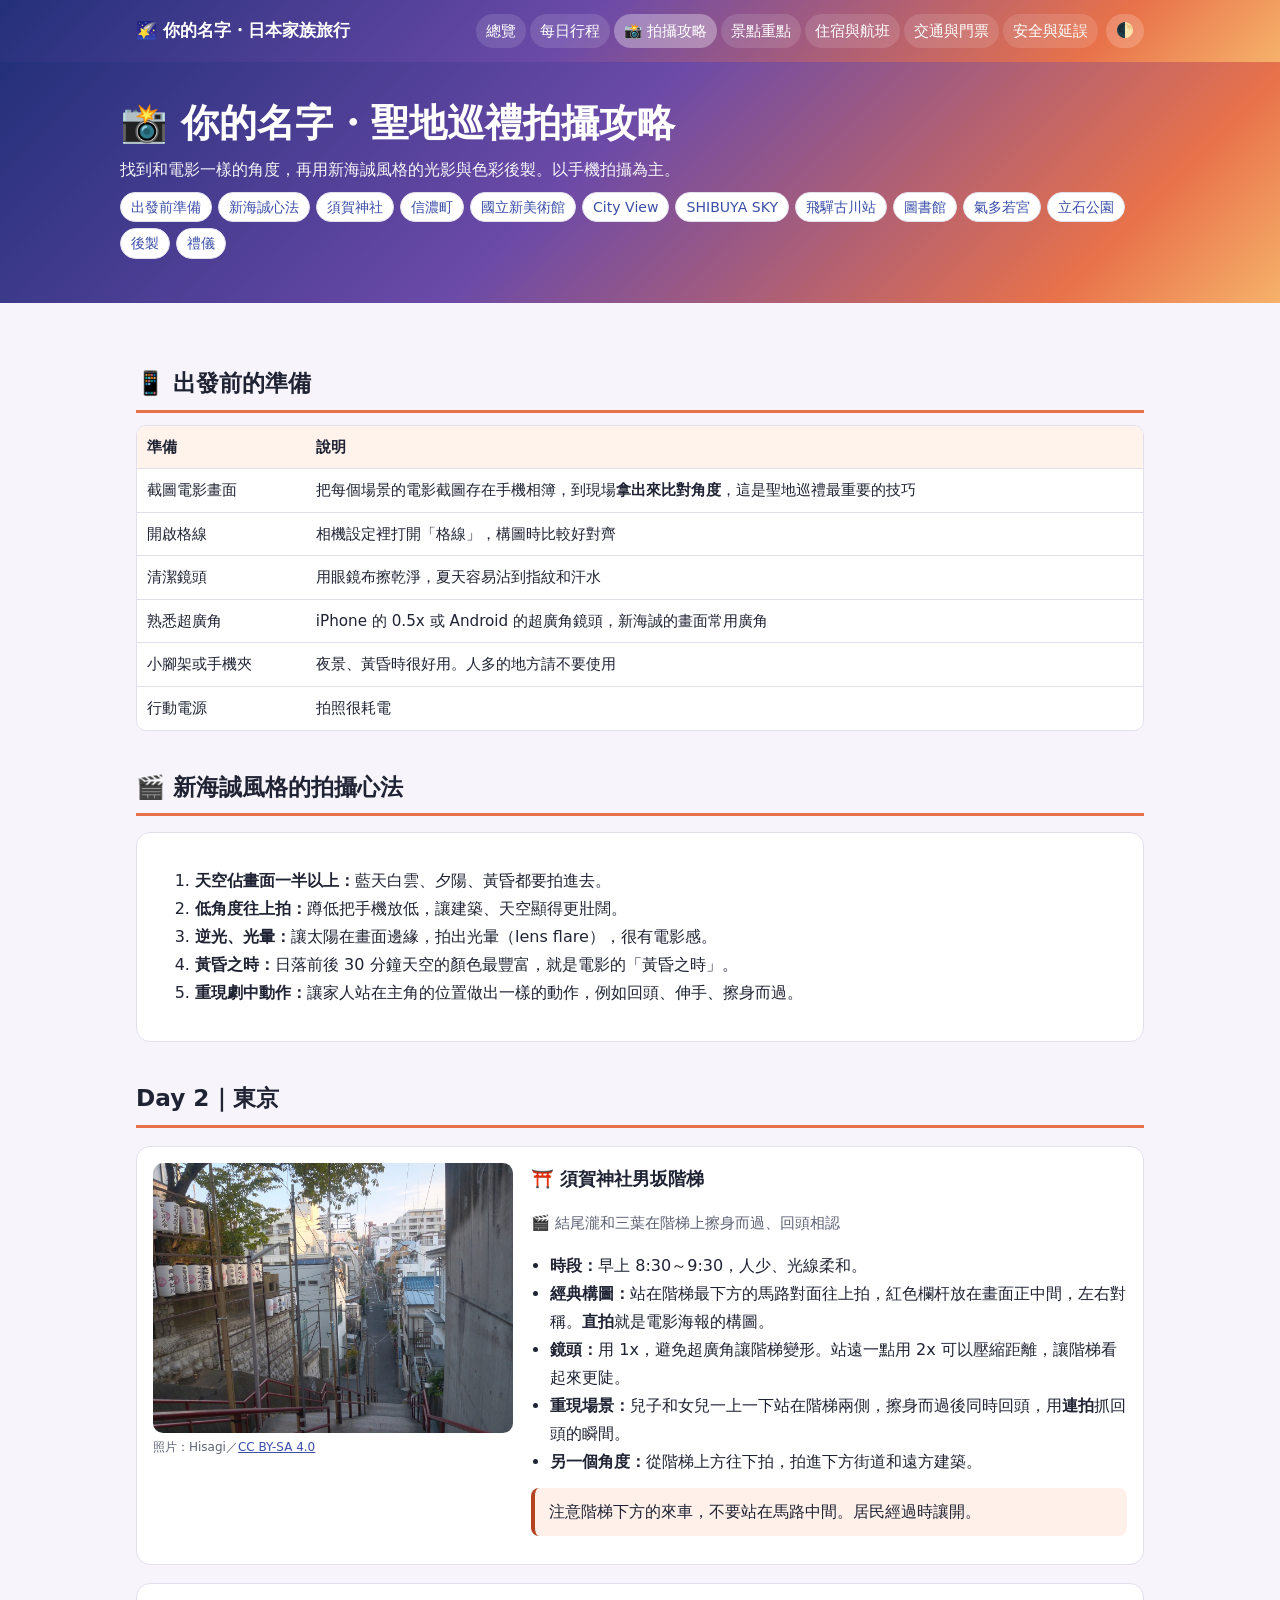
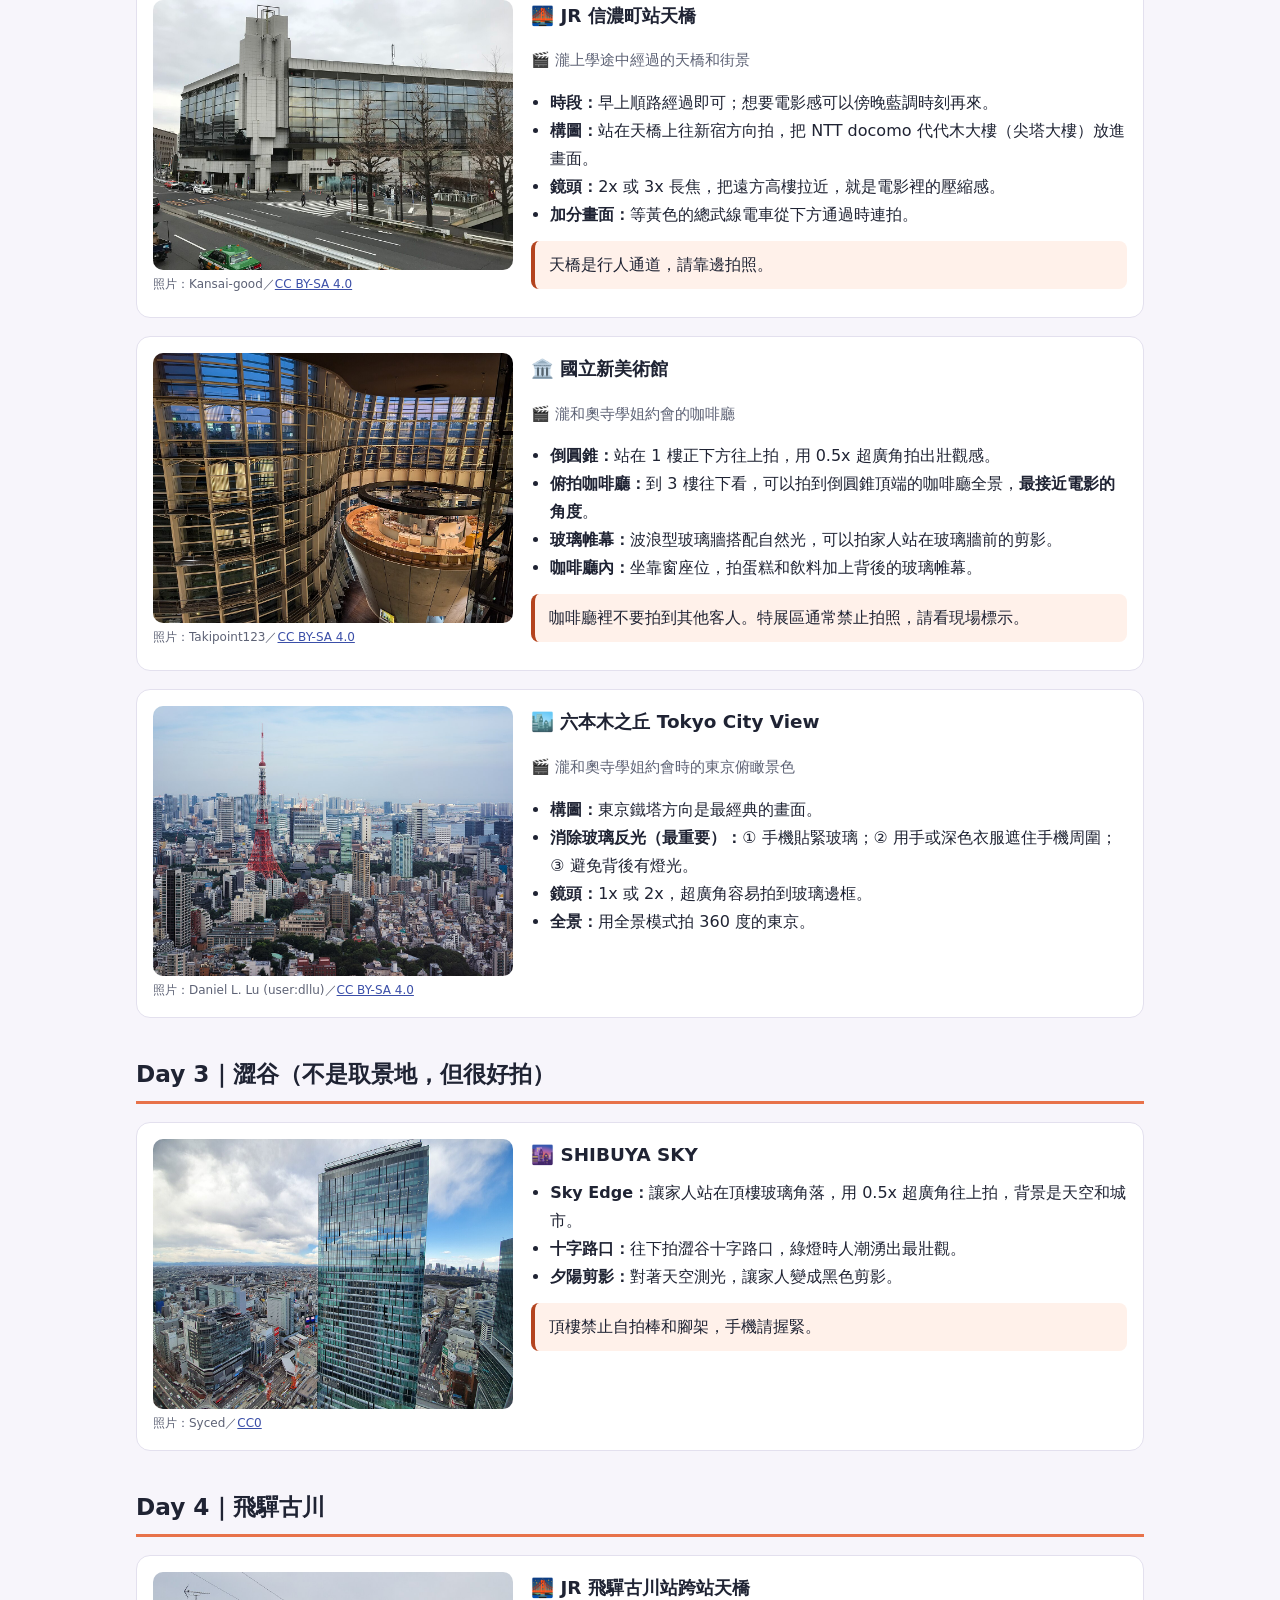
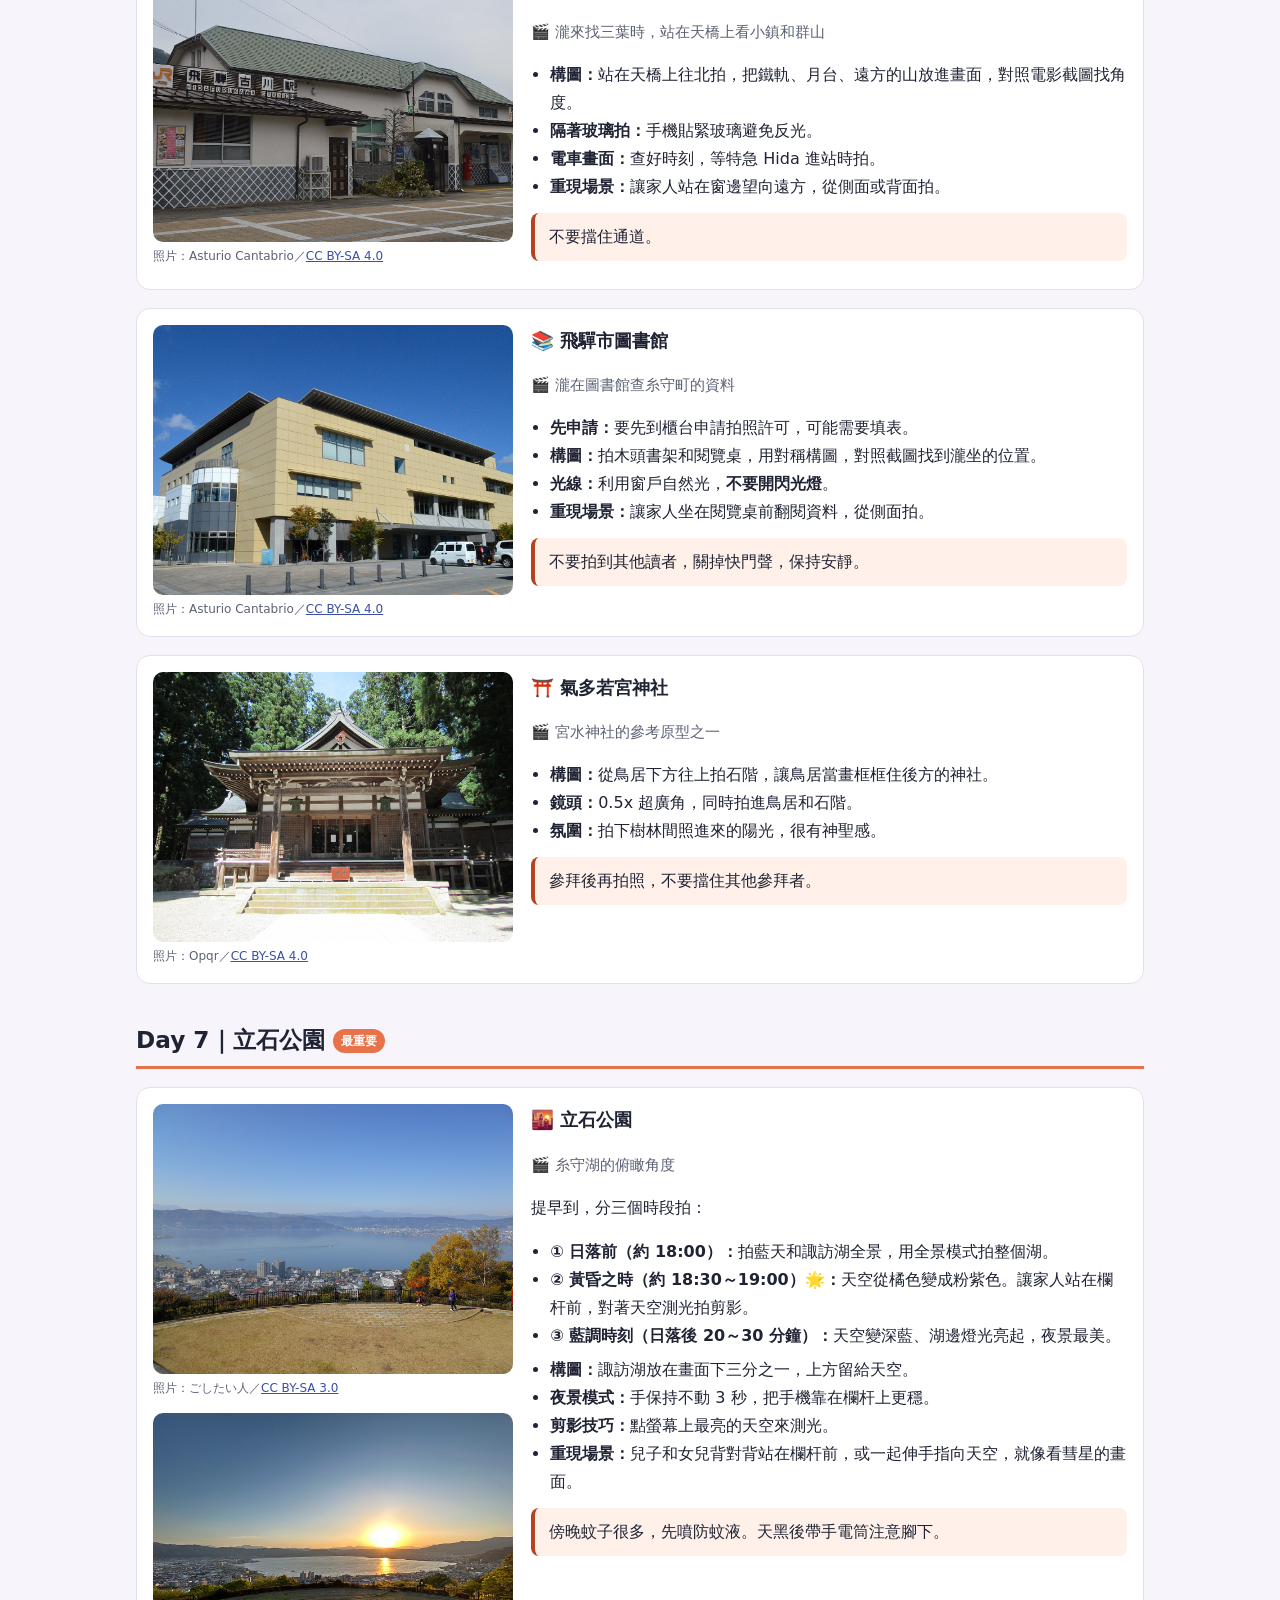
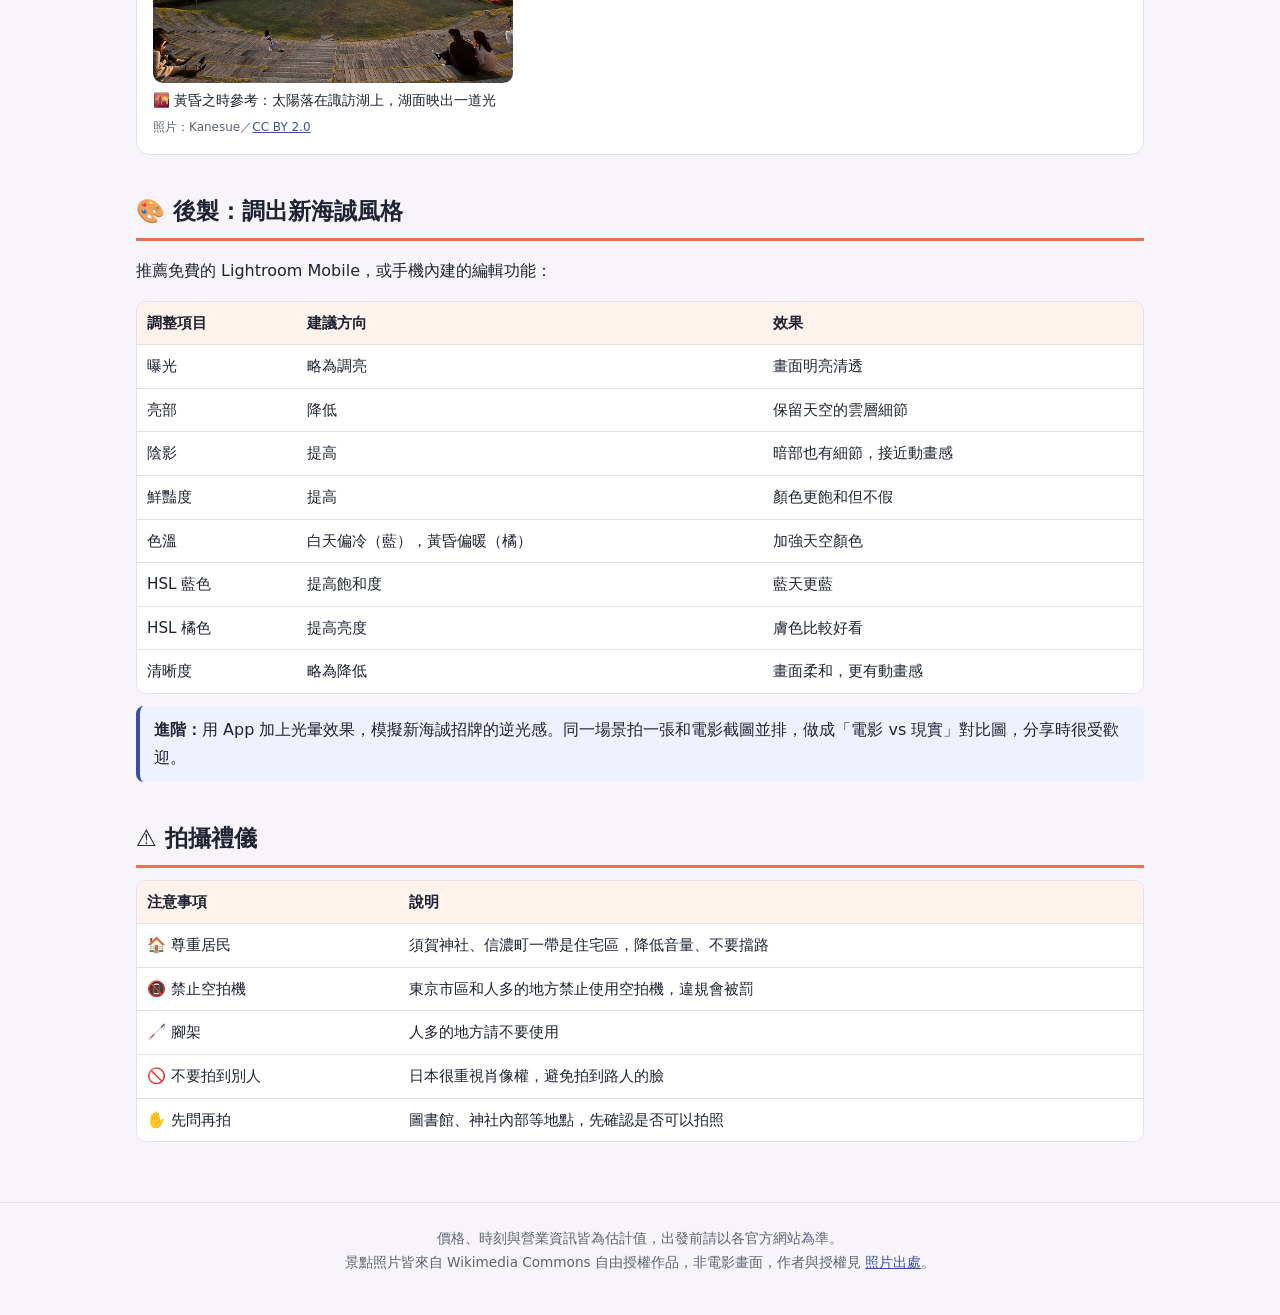
<file: photo.html>
<!doctype html>
<html lang="zh-Hant">
<head>
<meta charset="utf-8">
<meta name="viewport" content="width=device-width, initial-scale=1">
<title>你的名字拍攝攻略</title>
<link rel="stylesheet" href="assets/style.css">
</head>
<body>
<section class="hero"><div class="inner">
  <h1>📸 你的名字・聖地巡禮拍攝攻略</h1>
  <p>找到和電影一樣的角度，再用新海誠風格的光影與色彩後製。以手機拍攝為主。</p>
  <div class="toc">
    <a href="#prep">出發前準備</a><a href="#style">新海誠心法</a><a href="#suga">須賀神社</a><a href="#shinanomachi">信濃町</a><a href="#nact">國立新美術館</a><a href="#cityview">City View</a><a href="#shibuyasky">SHIBUYA SKY</a><a href="#furukawa">飛驒古川站</a><a href="#library">圖書館</a><a href="#keta">氣多若宮</a><a href="#tateishi">立石公園</a><a href="#edit">後製</a><a href="#manner">禮儀</a>
  </div>
</div></section>
<main>

  <h2 id="prep">📱 出發前的準備</h2>
  <div class="table-wrap"><table>
    <tr><th>準備</th><th>說明</th></tr>
    <tr><td>截圖電影畫面</td><td>把每個場景的電影截圖存在手機相簿，到現場<b>拿出來比對角度</b>，這是聖地巡禮最重要的技巧</td></tr>
    <tr><td>開啟格線</td><td>相機設定裡打開「格線」，構圖時比較好對齊</td></tr>
    <tr><td>清潔鏡頭</td><td>用眼鏡布擦乾淨，夏天容易沾到指紋和汗水</td></tr>
    <tr><td>熟悉超廣角</td><td>iPhone 的 0.5x 或 Android 的超廣角鏡頭，新海誠的畫面常用廣角</td></tr>
    <tr><td>小腳架或手機夾</td><td>夜景、黃昏時很好用。人多的地方請不要使用</td></tr>
    <tr><td>行動電源</td><td>拍照很耗電</td></tr>
  </table></div>

  <h2 id="style">🎬 新海誠風格的拍攝心法</h2>
  <div class="card"><ol>
    <li><b>天空佔畫面一半以上：</b>藍天白雲、夕陽、黃昏都要拍進去。</li>
    <li><b>低角度往上拍：</b>蹲低把手機放低，讓建築、天空顯得更壯闊。</li>
    <li><b>逆光、光暈：</b>讓太陽在畫面邊緣，拍出光暈（lens flare），很有電影感。</li>
    <li><b>黃昏之時：</b>日落前後 30 分鐘天空的顏色最豐富，就是電影的「黃昏之時」。</li>
    <li><b>重現劇中動作：</b>讓家人站在主角的位置做出一樣的動作，例如回頭、伸手、擦身而過。</li>
  </ol></div>

  <h2>Day 2｜東京</h2>

  <div class="spot" id="suga">
    <figure data-img="suga"><img src="images/suga.jpg" alt="須賀神社男坂階梯" loading="lazy"></figure>
    <div>
      <h3>⛩️ 須賀神社男坂階梯</h3>
      <p class="scene">🎬 結尾瀧和三葉在階梯上擦身而過、回頭相認</p>
      <ul>
        <li><b>時段：</b>早上 8:30～9:30，人少、光線柔和。</li>
        <li><b>經典構圖：</b>站在階梯最下方的馬路對面往上拍，紅色欄杆放在畫面正中間，左右對稱。<b>直拍</b>就是電影海報的構圖。</li>
        <li><b>鏡頭：</b>用 1x，避免超廣角讓階梯變形。站遠一點用 2x 可以壓縮距離，讓階梯看起來更陡。</li>
        <li><b>重現場景：</b>兒子和女兒一上一下站在階梯兩側，擦身而過後同時回頭，用<b>連拍</b>抓回頭的瞬間。</li>
        <li><b>另一個角度：</b>從階梯上方往下拍，拍進下方街道和遠方建築。</li>
      </ul>
      <div class="warn">注意階梯下方的來車，不要站在馬路中間。居民經過時讓開。</div>
    </div>
  </div>

  <div class="spot" id="shinanomachi">
    <figure data-img="shinanomachi"><img src="images/shinanomachi.jpg" alt="JR 信濃町站" loading="lazy"></figure>
    <div>
      <h3>🌉 JR 信濃町站天橋</h3>
      <p class="scene">🎬 瀧上學途中經過的天橋和街景</p>
      <ul>
        <li><b>時段：</b>早上順路經過即可；想要電影感可以傍晚藍調時刻再來。</li>
        <li><b>構圖：</b>站在天橋上往新宿方向拍，把 NTT docomo 代代木大樓（尖塔大樓）放進畫面。</li>
        <li><b>鏡頭：</b>2x 或 3x 長焦，把遠方高樓拉近，就是電影裡的壓縮感。</li>
        <li><b>加分畫面：</b>等黃色的總武線電車從下方通過時連拍。</li>
      </ul>
      <div class="warn">天橋是行人通道，請靠邊拍照。</div>
    </div>
  </div>

  <div class="spot" id="nact">
    <figure data-img="nact"><img src="images/nact.jpg" alt="國立新美術館內部" loading="lazy"></figure>
    <div>
      <h3>🏛️ 國立新美術館</h3>
      <p class="scene">🎬 瀧和奧寺學姐約會的咖啡廳</p>
      <ul>
        <li><b>倒圓錐：</b>站在 1 樓正下方往上拍，用 0.5x 超廣角拍出壯觀感。</li>
        <li><b>俯拍咖啡廳：</b>到 3 樓往下看，可以拍到倒圓錐頂端的咖啡廳全景，<b>最接近電影的角度</b>。</li>
        <li><b>玻璃帷幕：</b>波浪型玻璃牆搭配自然光，可以拍家人站在玻璃牆前的剪影。</li>
        <li><b>咖啡廳內：</b>坐靠窗座位，拍蛋糕和飲料加上背後的玻璃帷幕。</li>
      </ul>
      <div class="warn">咖啡廳裡不要拍到其他客人。特展區通常禁止拍照，請看現場標示。</div>
    </div>
  </div>

  <div class="spot" id="cityview">
    <figure data-img="cityview"><img src="images/cityview.jpg" alt="從森大樓看東京鐵塔" loading="lazy"></figure>
    <div>
      <h3>🏙️ 六本木之丘 Tokyo City View</h3>
      <p class="scene">🎬 瀧和奧寺學姐約會時的東京俯瞰景色</p>
      <ul>
        <li><b>構圖：</b>東京鐵塔方向是最經典的畫面。</li>
        <li><b>消除玻璃反光（最重要）：</b>① 手機貼緊玻璃；② 用手或深色衣服遮住手機周圍；③ 避免背後有燈光。</li>
        <li><b>鏡頭：</b>1x 或 2x，超廣角容易拍到玻璃邊框。</li>
        <li><b>全景：</b>用全景模式拍 360 度的東京。</li>
      </ul>
    </div>
  </div>

  <h2>Day 3｜澀谷（不是取景地，但很好拍）</h2>
  <div class="spot" id="shibuyasky">
    <figure data-img="shibuyasky"><img src="images/shibuyasky.jpg" alt="澀谷 Scramble Square" loading="lazy"></figure>
    <div>
      <h3>🌆 SHIBUYA SKY</h3>
      <ul>
        <li><b>Sky Edge：</b>讓家人站在頂樓玻璃角落，用 0.5x 超廣角往上拍，背景是天空和城市。</li>
        <li><b>十字路口：</b>往下拍澀谷十字路口，綠燈時人潮湧出最壯觀。</li>
        <li><b>夕陽剪影：</b>對著天空測光，讓家人變成黑色剪影。</li>
      </ul>
      <div class="warn">頂樓禁止自拍棒和腳架，手機請握緊。</div>
    </div>
  </div>

  <h2>Day 4｜飛驒古川</h2>

  <div class="spot" id="furukawa">
    <figure data-img="furukawa_st"><img src="images/furukawa_st.jpg" alt="JR 飛驒古川站" loading="lazy"></figure>
    <div>
      <h3>🌉 JR 飛驒古川站跨站天橋</h3>
      <p class="scene">🎬 瀧來找三葉時，站在天橋上看小鎮和群山</p>
      <ul>
        <li><b>構圖：</b>站在天橋上往北拍，把鐵軌、月台、遠方的山放進畫面，對照電影截圖找角度。</li>
        <li><b>隔著玻璃拍：</b>手機貼緊玻璃避免反光。</li>
        <li><b>電車畫面：</b>查好時刻，等特急 Hida 進站時拍。</li>
        <li><b>重現場景：</b>讓家人站在窗邊望向遠方，從側面或背面拍。</li>
      </ul>
      <div class="warn">不要擋住通道。</div>
    </div>
  </div>

  <div class="spot" id="library">
    <figure data-img="library"><img src="images/library.jpg" alt="飛驒市圖書館" loading="lazy"></figure>
    <div>
      <h3>📚 飛驒市圖書館</h3>
      <p class="scene">🎬 瀧在圖書館查糸守町的資料</p>
      <ul>
        <li><b>先申請：</b>要先到櫃台申請拍照許可，可能需要填表。</li>
        <li><b>構圖：</b>拍木頭書架和閱覽桌，用對稱構圖，對照截圖找到瀧坐的位置。</li>
        <li><b>光線：</b>利用窗戶自然光，<b>不要開閃光燈</b>。</li>
        <li><b>重現場景：</b>讓家人坐在閱覽桌前翻閱資料，從側面拍。</li>
      </ul>
      <div class="warn">不要拍到其他讀者，關掉快門聲，保持安靜。</div>
    </div>
  </div>

  <div class="spot" id="keta">
    <figure data-img="keta"><img src="images/keta.jpg" alt="氣多若宮神社" loading="lazy"></figure>
    <div>
      <h3>⛩️ 氣多若宮神社</h3>
      <p class="scene">🎬 宮水神社的參考原型之一</p>
      <ul>
        <li><b>構圖：</b>從鳥居下方往上拍石階，讓鳥居當畫框框住後方的神社。</li>
        <li><b>鏡頭：</b>0.5x 超廣角，同時拍進鳥居和石階。</li>
        <li><b>氛圍：</b>拍下樹林間照進來的陽光，很有神聖感。</li>
      </ul>
      <div class="warn">參拜後再拍照，不要擋住其他參拜者。</div>
    </div>
  </div>

  <h2>Day 7｜立石公園 <span class="badge">最重要</span></h2>
  <div class="spot" id="tateishi">
    <div class="figs">
      <figure data-img="tateishi"><img src="images/tateishi.jpg" alt="從立石公園看諏訪湖" loading="lazy"></figure>
      <figure data-img="tateishi_dusk"><img src="images/tateishi_dusk.jpg" alt="立石公園的諏訪湖夕陽" loading="lazy"><p class="fig-note">🌇 黃昏之時參考：太陽落在諏訪湖上，湖面映出一道光</p></figure>
    </div>
    <div>
      <h3>🌇 立石公園</h3>
      <p class="scene">🎬 糸守湖的俯瞰角度</p>
      <p>提早到，分三個時段拍：</p>
      <ul>
        <li><b>① 日落前（約 18:00）：</b>拍藍天和諏訪湖全景，用全景模式拍整個湖。</li>
        <li><b>② 黃昏之時（約 18:30～19:00）🌟：</b>天空從橘色變成粉紫色。讓家人站在欄杆前，對著天空測光拍剪影。</li>
        <li><b>③ 藍調時刻（日落後 20～30 分鐘）：</b>天空變深藍、湖邊燈光亮起，夜景最美。</li>
      </ul>
      <ul>
        <li><b>構圖：</b>諏訪湖放在畫面下三分之一，上方留給天空。</li>
        <li><b>夜景模式：</b>手保持不動 3 秒，把手機靠在欄杆上更穩。</li>
        <li><b>剪影技巧：</b>點螢幕上最亮的天空來測光。</li>
        <li><b>重現場景：</b>兒子和女兒背對背站在欄杆前，或一起伸手指向天空，就像看彗星的畫面。</li>
      </ul>
      <div class="warn">傍晚蚊子很多，先噴防蚊液。天黑後帶手電筒注意腳下。</div>
    </div>
  </div>

  <h2 id="edit">🎨 後製：調出新海誠風格</h2>
  <p>推薦免費的 Lightroom Mobile，或手機內建的編輯功能：</p>
  <div class="table-wrap"><table>
    <tr><th>調整項目</th><th>建議方向</th><th>效果</th></tr>
    <tr><td>曝光</td><td>略為調亮</td><td>畫面明亮清透</td></tr>
    <tr><td>亮部</td><td>降低</td><td>保留天空的雲層細節</td></tr>
    <tr><td>陰影</td><td>提高</td><td>暗部也有細節，接近動畫感</td></tr>
    <tr><td>鮮豔度</td><td>提高</td><td>顏色更飽和但不假</td></tr>
    <tr><td>色溫</td><td>白天偏冷（藍），黃昏偏暖（橘）</td><td>加強天空顏色</td></tr>
    <tr><td>HSL 藍色</td><td>提高飽和度</td><td>藍天更藍</td></tr>
    <tr><td>HSL 橘色</td><td>提高亮度</td><td>膚色比較好看</td></tr>
    <tr><td>清晰度</td><td>略為降低</td><td>畫面柔和，更有動畫感</td></tr>
  </table></div>
  <div class="note"><b>進階：</b>用 App 加上光暈效果，模擬新海誠招牌的逆光感。同一場景拍一張和電影截圖並排，做成「電影 vs 現實」對比圖，分享時很受歡迎。</div>

  <h2 id="manner">⚠️ 拍攝禮儀</h2>
  <div class="table-wrap"><table>
    <tr><th>注意事項</th><th>說明</th></tr>
    <tr><td>🏠 尊重居民</td><td>須賀神社、信濃町一帶是住宅區，降低音量、不要擋路</td></tr>
    <tr><td>📵 禁止空拍機</td><td>東京市區和人多的地方禁止使用空拍機，違規會被罰</td></tr>
    <tr><td>🦯 腳架</td><td>人多的地方請不要使用</td></tr>
    <tr><td>🚫 不要拍到別人</td><td>日本很重視肖像權，避免拍到路人的臉</td></tr>
    <tr><td>✋ 先問再拍</td><td>圖書館、神社內部等地點，先確認是否可以拍照</td></tr>
  </table></div>
</main>
<script src="assets/site.js"></script>
</body>
</html>
</file>
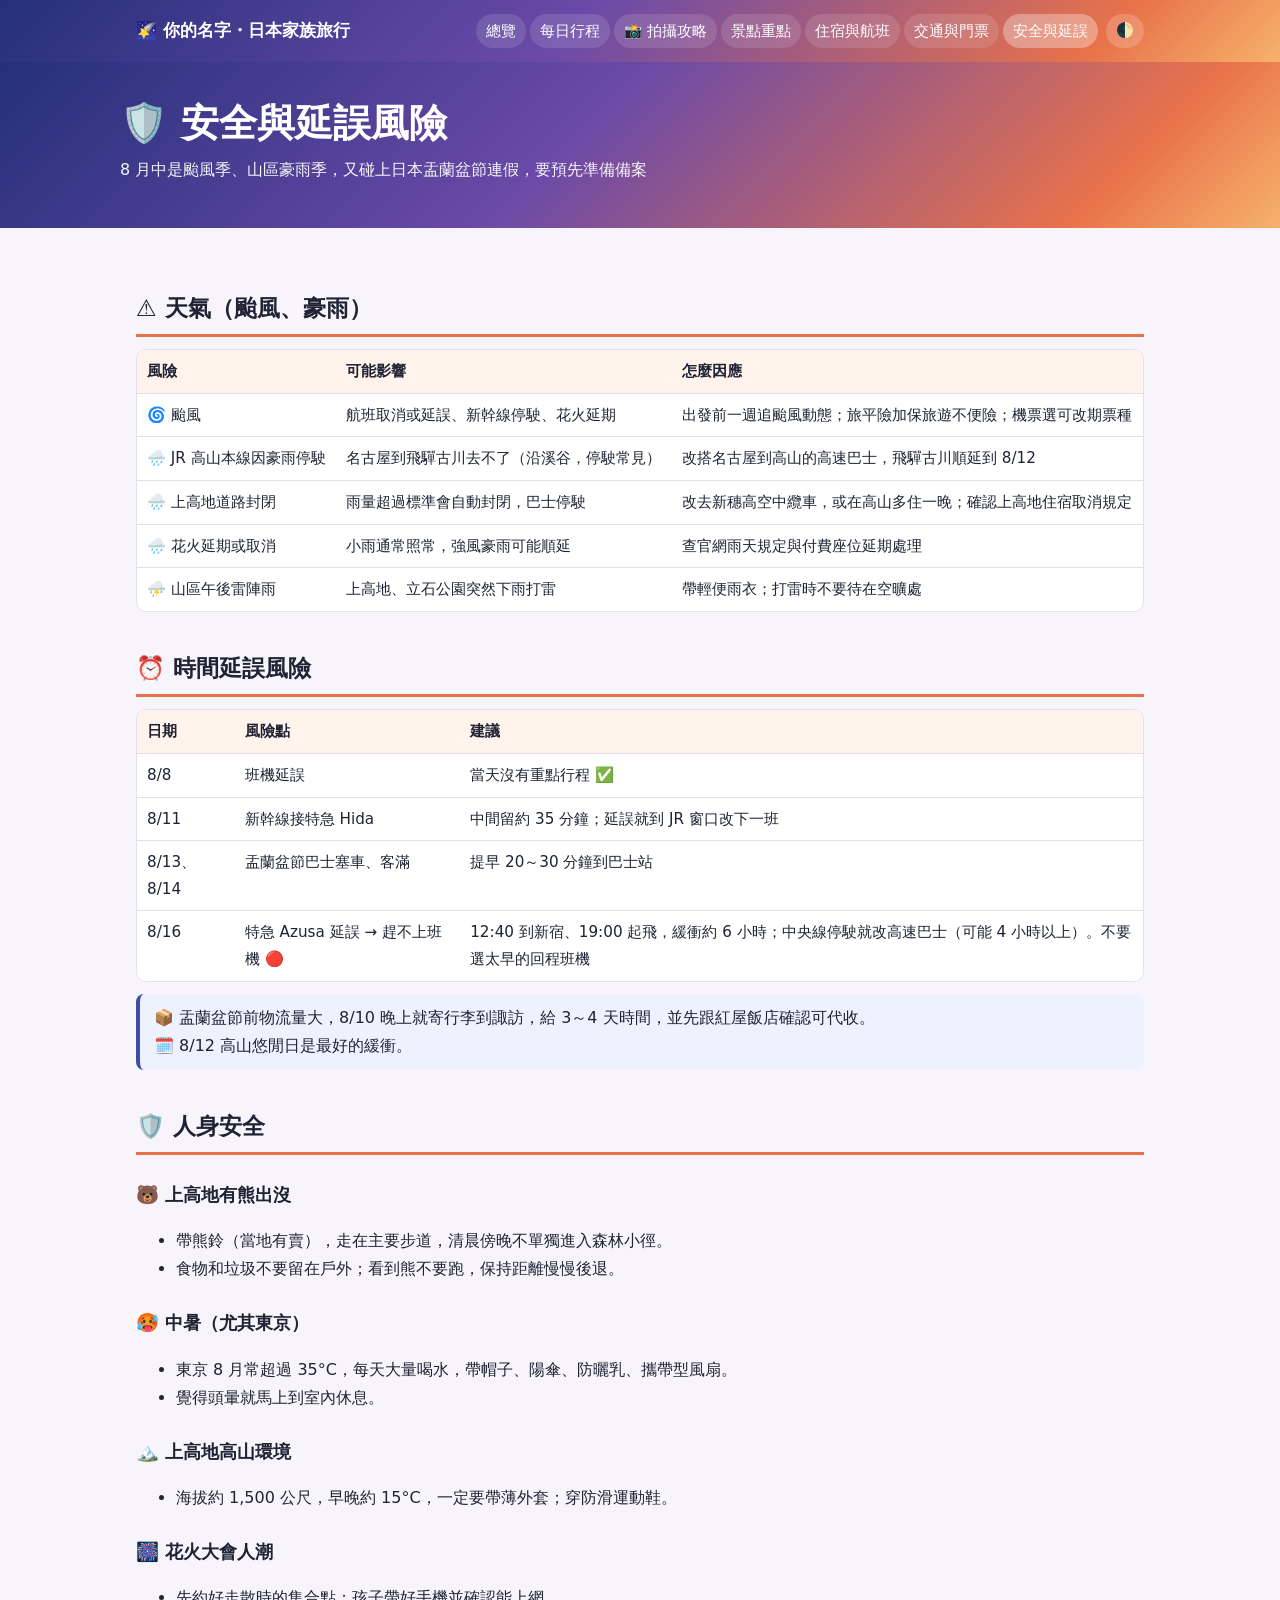
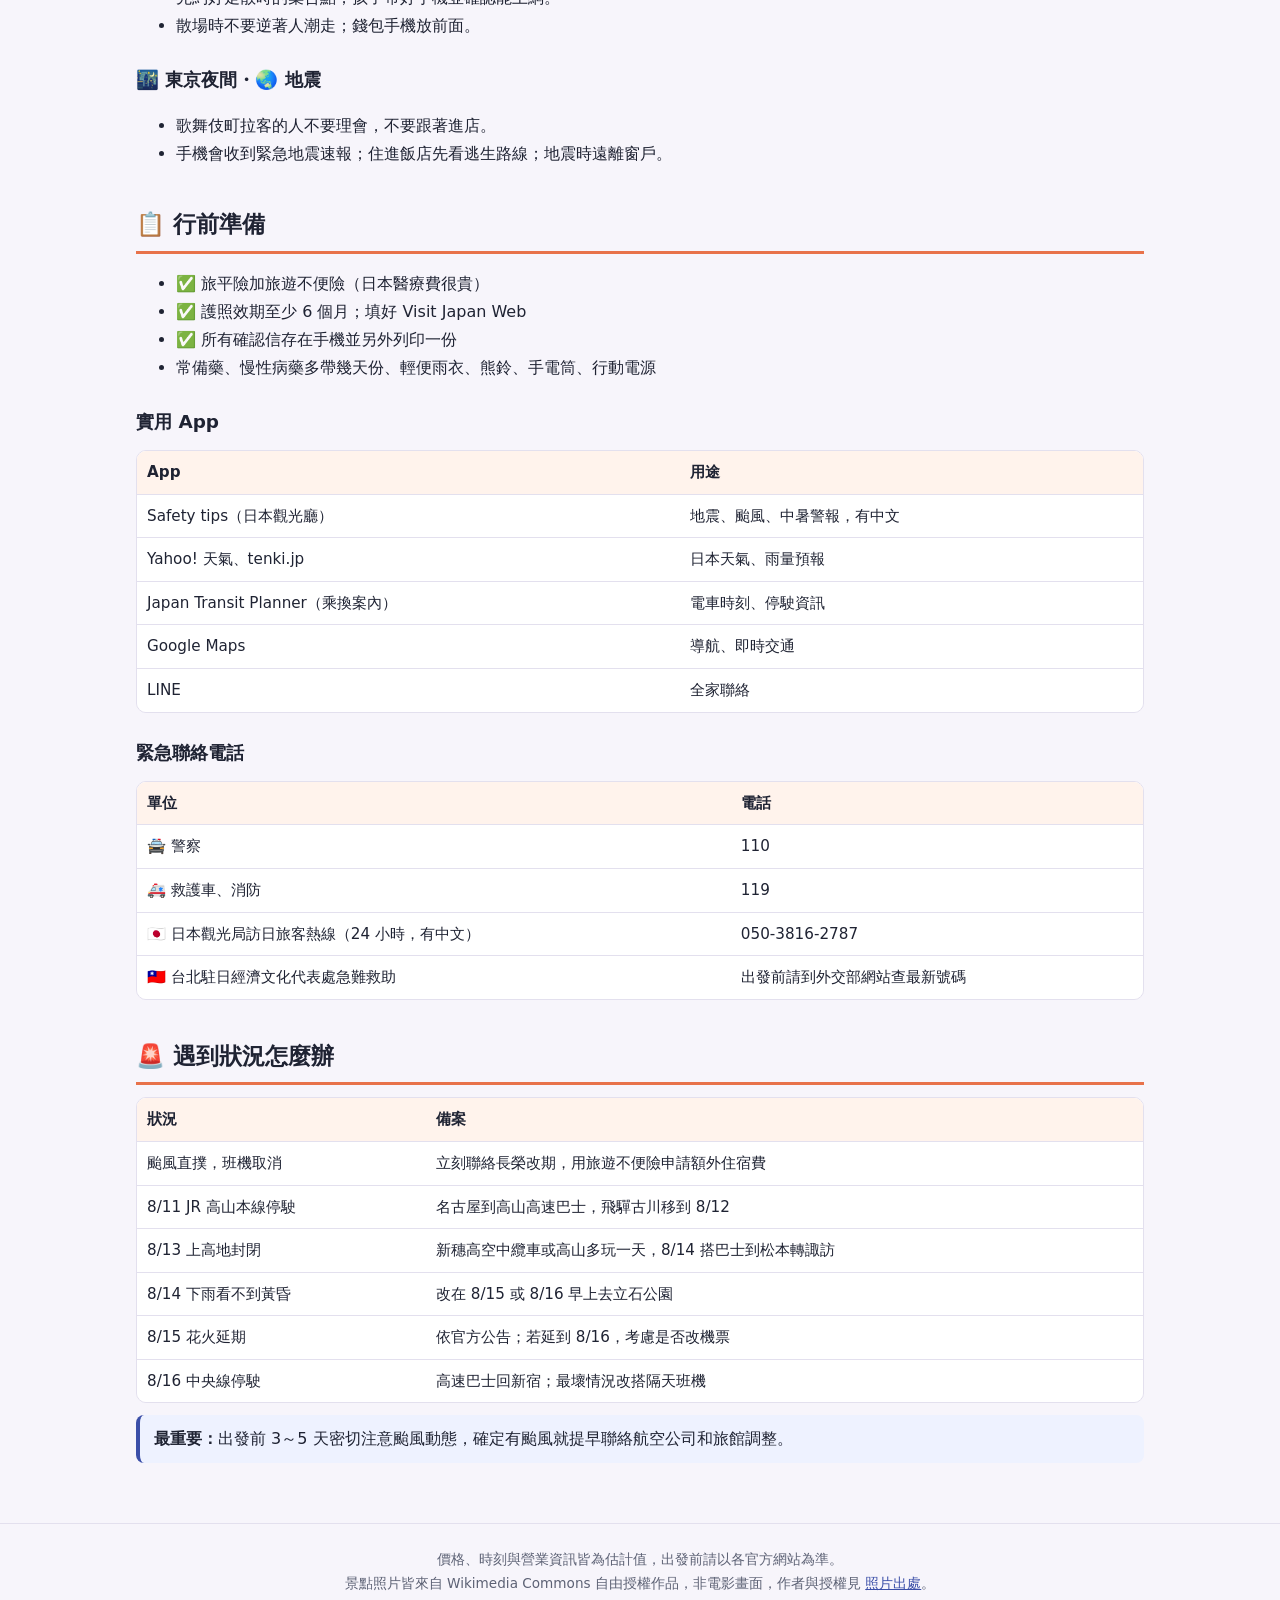
<file: safety.html>
<!doctype html>
<html lang="zh-Hant">
<head>
<meta charset="utf-8">
<meta name="viewport" content="width=device-width, initial-scale=1">
<title>安全與延誤風險</title>
<link rel="stylesheet" href="assets/style.css">
</head>
<body>
<section class="hero"><div class="inner">
  <h1>🛡️ 安全與延誤風險</h1>
  <p>8 月中是颱風季、山區豪雨季，又碰上日本盂蘭盆節連假，要預先準備備案</p>
</div></section>
<main>
  <h2>⚠️ 天氣（颱風、豪雨）</h2>
  <div class="table-wrap"><table>
    <tr><th>風險</th><th>可能影響</th><th>怎麼因應</th></tr>
    <tr><td>🌀 颱風</td><td>航班取消或延誤、新幹線停駛、花火延期</td><td>出發前一週追颱風動態；旅平險加保旅遊不便險；機票選可改期票種</td></tr>
    <tr><td>🌧️ JR 高山本線因豪雨停駛</td><td>名古屋到飛驒古川去不了（沿溪谷，停駛常見）</td><td>改搭名古屋到高山的高速巴士，飛驒古川順延到 8/12</td></tr>
    <tr><td>🌧️ 上高地道路封閉</td><td>雨量超過標準會自動封閉，巴士停駛</td><td>改去新穗高空中纜車，或在高山多住一晚；確認上高地住宿取消規定</td></tr>
    <tr><td>🌧️ 花火延期或取消</td><td>小雨通常照常，強風豪雨可能順延</td><td>查官網雨天規定與付費座位延期處理</td></tr>
    <tr><td>⛈️ 山區午後雷陣雨</td><td>上高地、立石公園突然下雨打雷</td><td>帶輕便雨衣；打雷時不要待在空曠處</td></tr>
  </table></div>

  <h2>⏰ 時間延誤風險</h2>
  <div class="table-wrap"><table>
    <tr><th>日期</th><th>風險點</th><th>建議</th></tr>
    <tr><td>8/8</td><td>班機延誤</td><td>當天沒有重點行程 ✅</td></tr>
    <tr><td>8/11</td><td>新幹線接特急 Hida</td><td>中間留約 35 分鐘；延誤就到 JR 窗口改下一班</td></tr>
    <tr><td>8/13、8/14</td><td>盂蘭盆節巴士塞車、客滿</td><td>提早 20～30 分鐘到巴士站</td></tr>
    <tr><td>8/16</td><td>特急 Azusa 延誤 → 趕不上班機 🔴</td><td>12:40 到新宿、19:00 起飛，緩衝約 6 小時；中央線停駛就改高速巴士（可能 4 小時以上）。不要選太早的回程班機</td></tr>
  </table></div>
  <div class="note">📦 盂蘭盆節前物流量大，8/10 晚上就寄行李到諏訪，給 3～4 天時間，並先跟紅屋飯店確認可代收。<br>🗓️ 8/12 高山悠閒日是最好的緩衝。</div>

  <h2>🛡️ 人身安全</h2>
  <h3>🐻 上高地有熊出沒</h3>
  <ul>
    <li>帶熊鈴（當地有賣），走在主要步道，清晨傍晚不單獨進入森林小徑。</li>
    <li>食物和垃圾不要留在戶外；看到熊不要跑，保持距離慢慢後退。</li>
  </ul>
  <h3>🥵 中暑（尤其東京）</h3>
  <ul>
    <li>東京 8 月常超過 35°C，每天大量喝水，帶帽子、陽傘、防曬乳、攜帶型風扇。</li>
    <li>覺得頭暈就馬上到室內休息。</li>
  </ul>
  <h3>🏔️ 上高地高山環境</h3>
  <ul>
    <li>海拔約 1,500 公尺，早晚約 15°C，一定要帶薄外套；穿防滑運動鞋。</li>
  </ul>
  <h3>🎆 花火大會人潮</h3>
  <ul>
    <li>先約好走散時的集合點；孩子帶好手機並確認能上網。</li>
    <li>散場時不要逆著人潮走；錢包手機放前面。</li>
  </ul>
  <h3>🌃 東京夜間・🌏 地震</h3>
  <ul>
    <li>歌舞伎町拉客的人不要理會，不要跟著進店。</li>
    <li>手機會收到緊急地震速報；住進飯店先看逃生路線；地震時遠離窗戶。</li>
  </ul>

  <h2>📋 行前準備</h2>
  <ul>
    <li>✅ 旅平險加旅遊不便險（日本醫療費很貴）</li>
    <li>✅ 護照效期至少 6 個月；填好 Visit Japan Web</li>
    <li>✅ 所有確認信存在手機並另外列印一份</li>
    <li>常備藥、慢性病藥多帶幾天份、輕便雨衣、熊鈴、手電筒、行動電源</li>
  </ul>
  <h3>實用 App</h3>
  <div class="table-wrap"><table>
    <tr><th>App</th><th>用途</th></tr>
    <tr><td>Safety tips（日本觀光廳）</td><td>地震、颱風、中暑警報，有中文</td></tr>
    <tr><td>Yahoo! 天氣、tenki.jp</td><td>日本天氣、雨量預報</td></tr>
    <tr><td>Japan Transit Planner（乘換案內）</td><td>電車時刻、停駛資訊</td></tr>
    <tr><td>Google Maps</td><td>導航、即時交通</td></tr>
    <tr><td>LINE</td><td>全家聯絡</td></tr>
  </table></div>
  <h3>緊急聯絡電話</h3>
  <div class="table-wrap"><table>
    <tr><th>單位</th><th>電話</th></tr>
    <tr><td>🚔 警察</td><td>110</td></tr>
    <tr><td>🚑 救護車、消防</td><td>119</td></tr>
    <tr><td>🇯🇵 日本觀光局訪日旅客熱線（24 小時，有中文）</td><td>050-3816-2787</td></tr>
    <tr><td>🇹🇼 台北駐日經濟文化代表處急難救助</td><td>出發前請到外交部網站查最新號碼</td></tr>
  </table></div>

  <h2>🚨 遇到狀況怎麼辦</h2>
  <div class="table-wrap"><table>
    <tr><th>狀況</th><th>備案</th></tr>
    <tr><td>颱風直撲，班機取消</td><td>立刻聯絡長榮改期，用旅遊不便險申請額外住宿費</td></tr>
    <tr><td>8/11 JR 高山本線停駛</td><td>名古屋到高山高速巴士，飛驒古川移到 8/12</td></tr>
    <tr><td>8/13 上高地封閉</td><td>新穗高空中纜車或高山多玩一天，8/14 搭巴士到松本轉諏訪</td></tr>
    <tr><td>8/14 下雨看不到黃昏</td><td>改在 8/15 或 8/16 早上去立石公園</td></tr>
    <tr><td>8/15 花火延期</td><td>依官方公告；若延到 8/16，考慮是否改機票</td></tr>
    <tr><td>8/16 中央線停駛</td><td>高速巴士回新宿；最壞情況改搭隔天班機</td></tr>
  </table></div>
  <div class="note"><b>最重要：</b>出發前 3～5 天密切注意颱風動態，確定有颱風就提早聯絡航空公司和旅館調整。</div>
</main>
<script src="assets/site.js"></script>
</body>
</html>
</file>
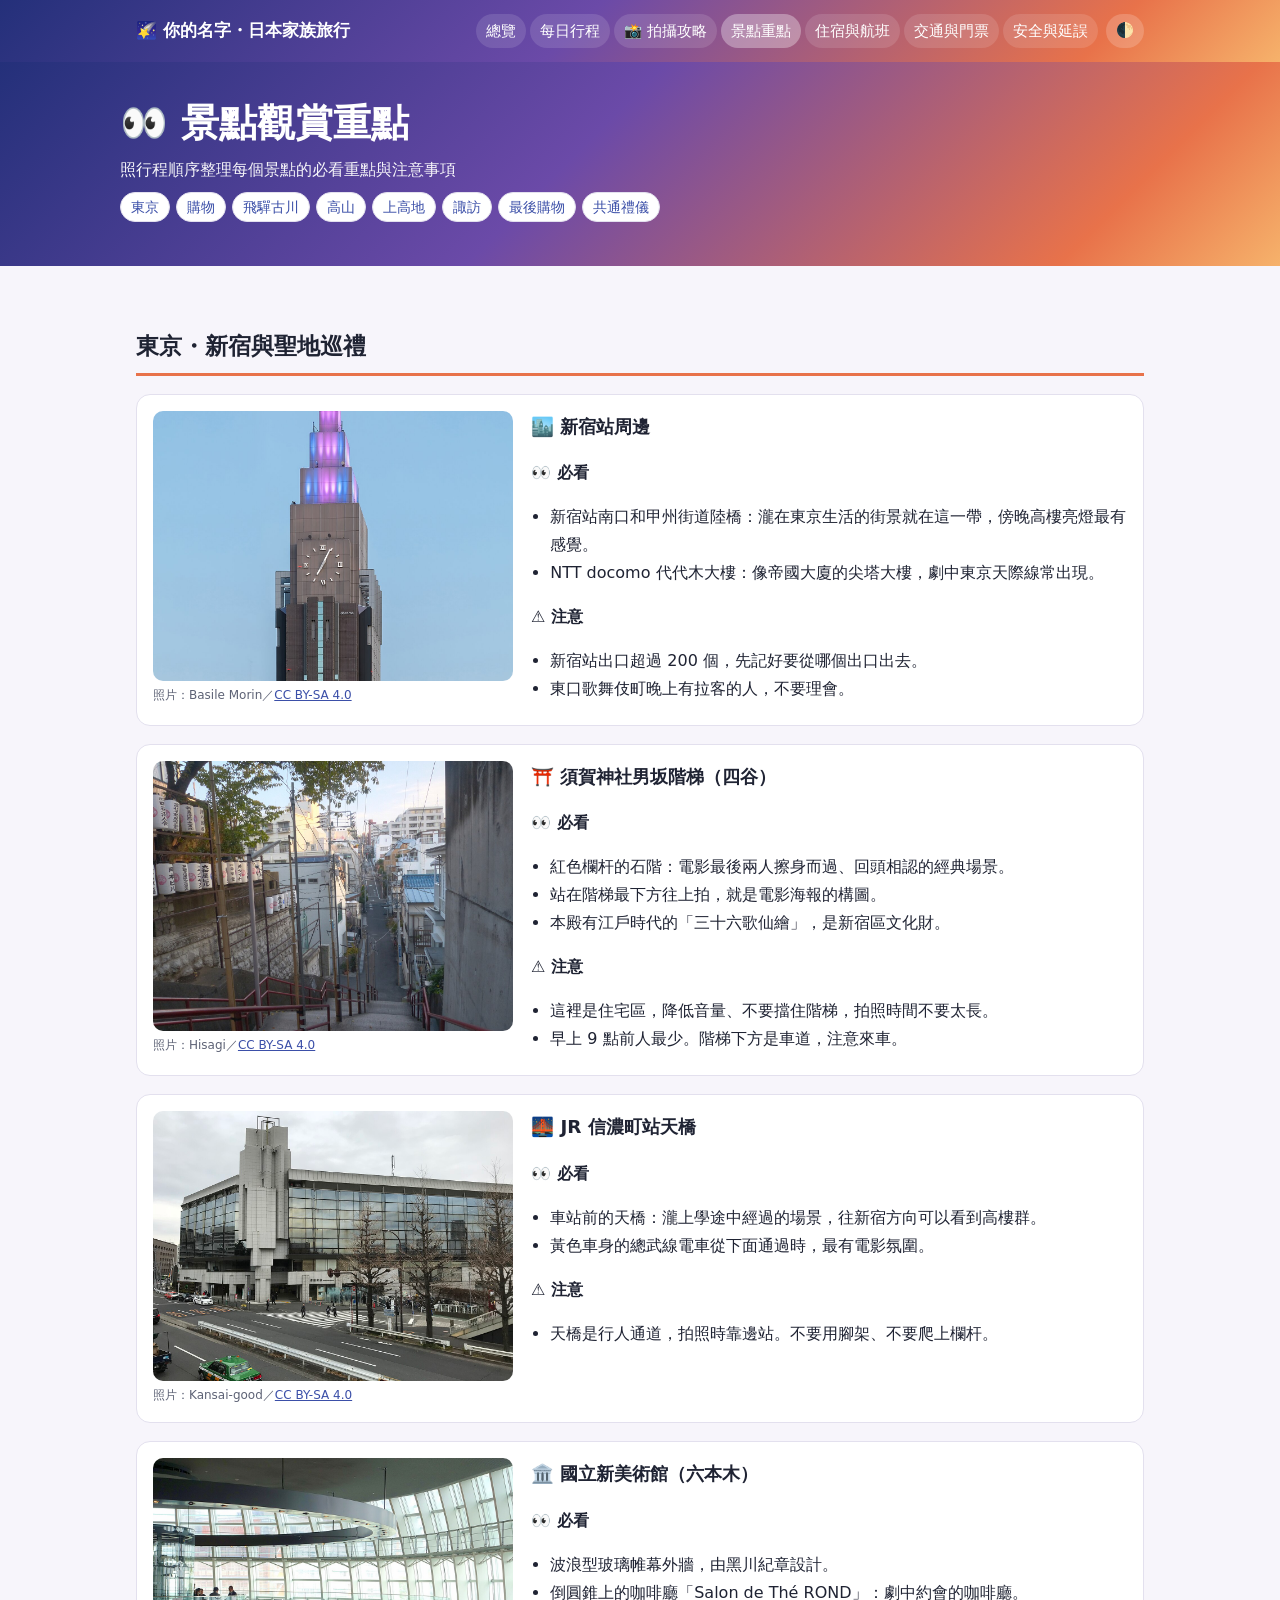
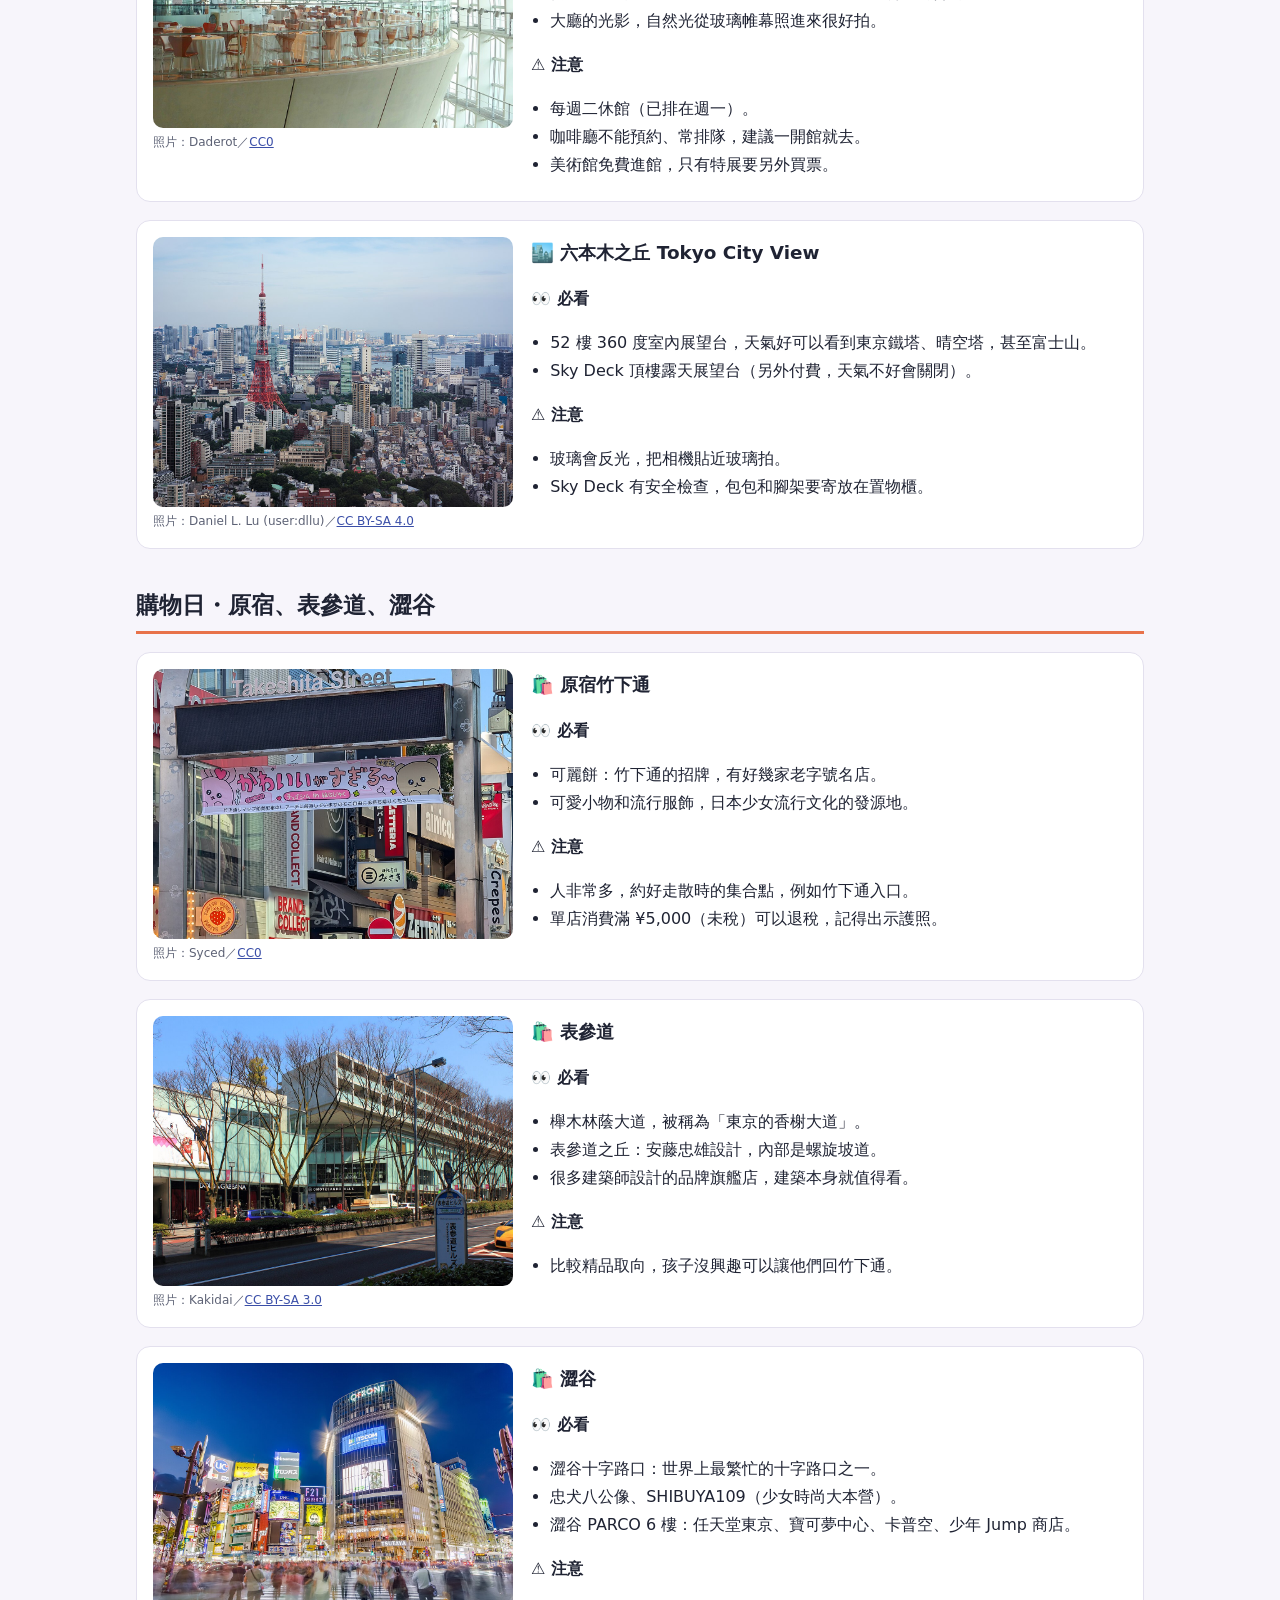
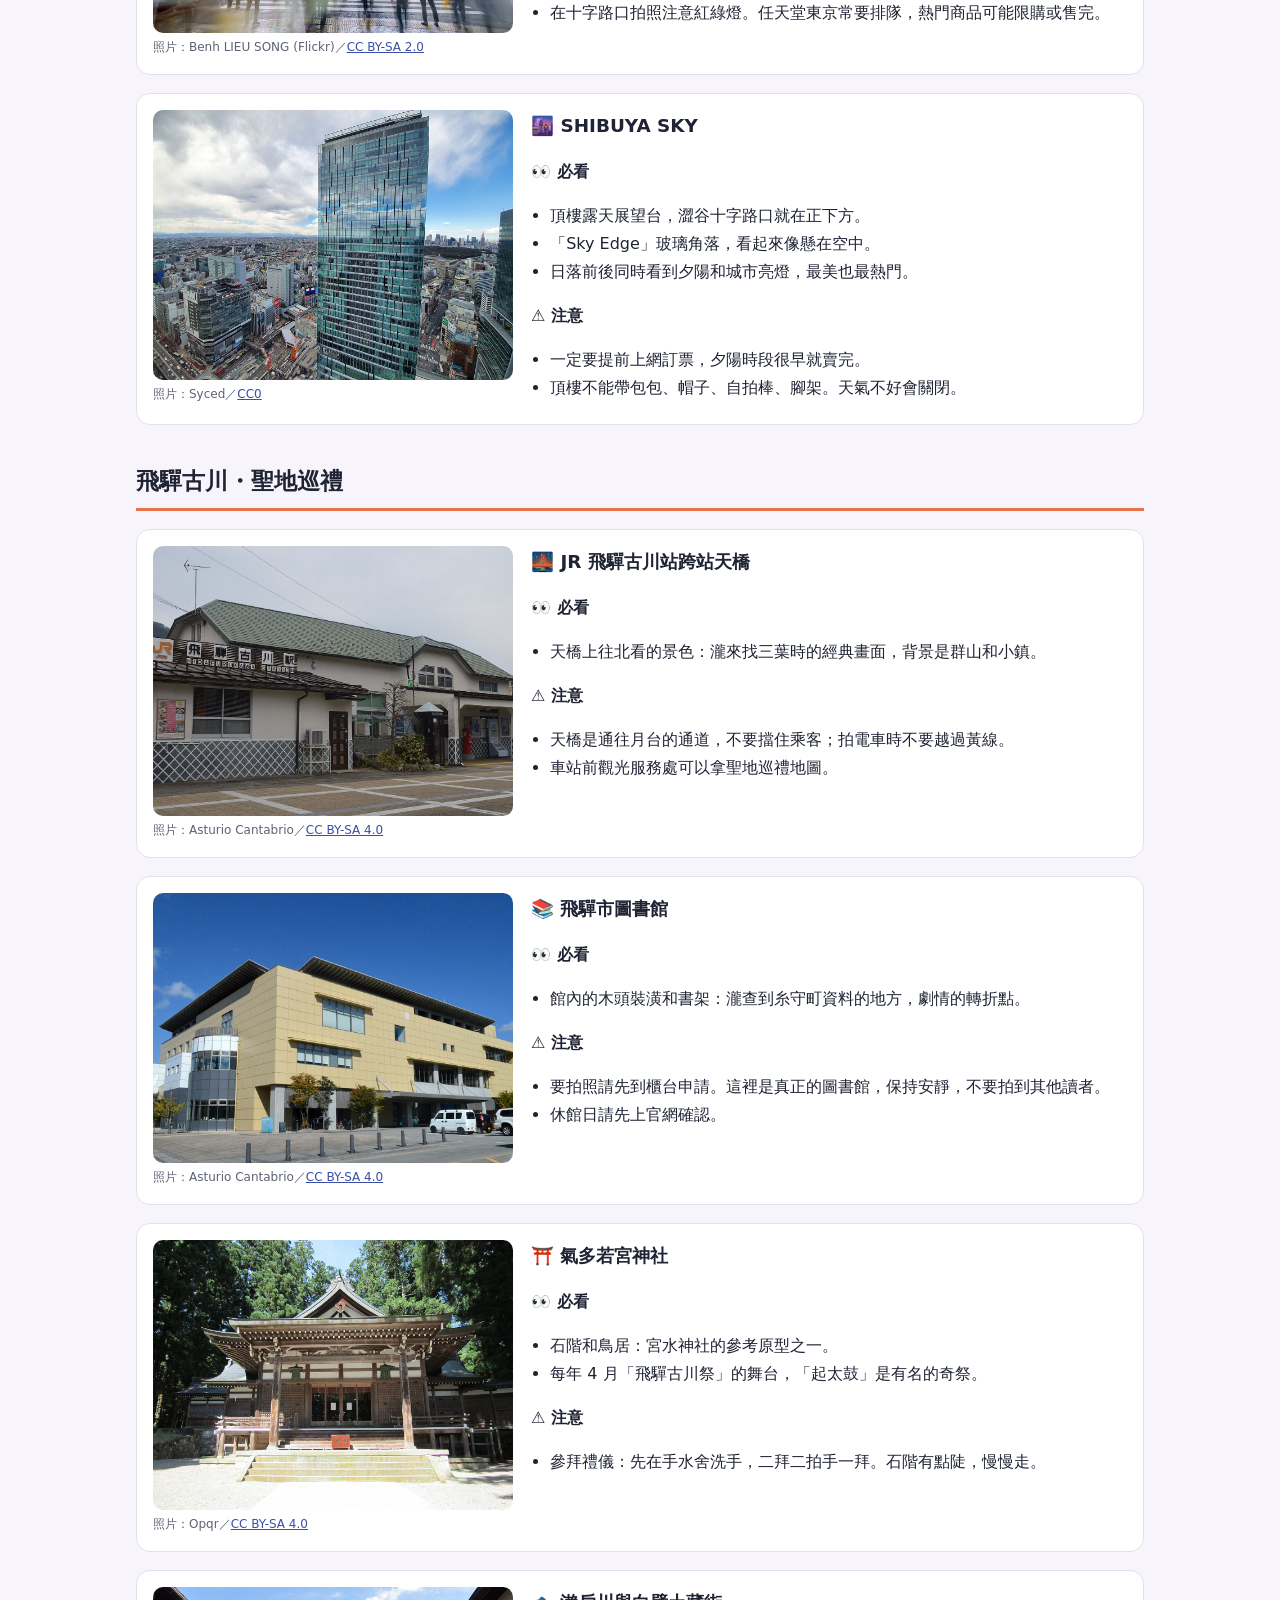
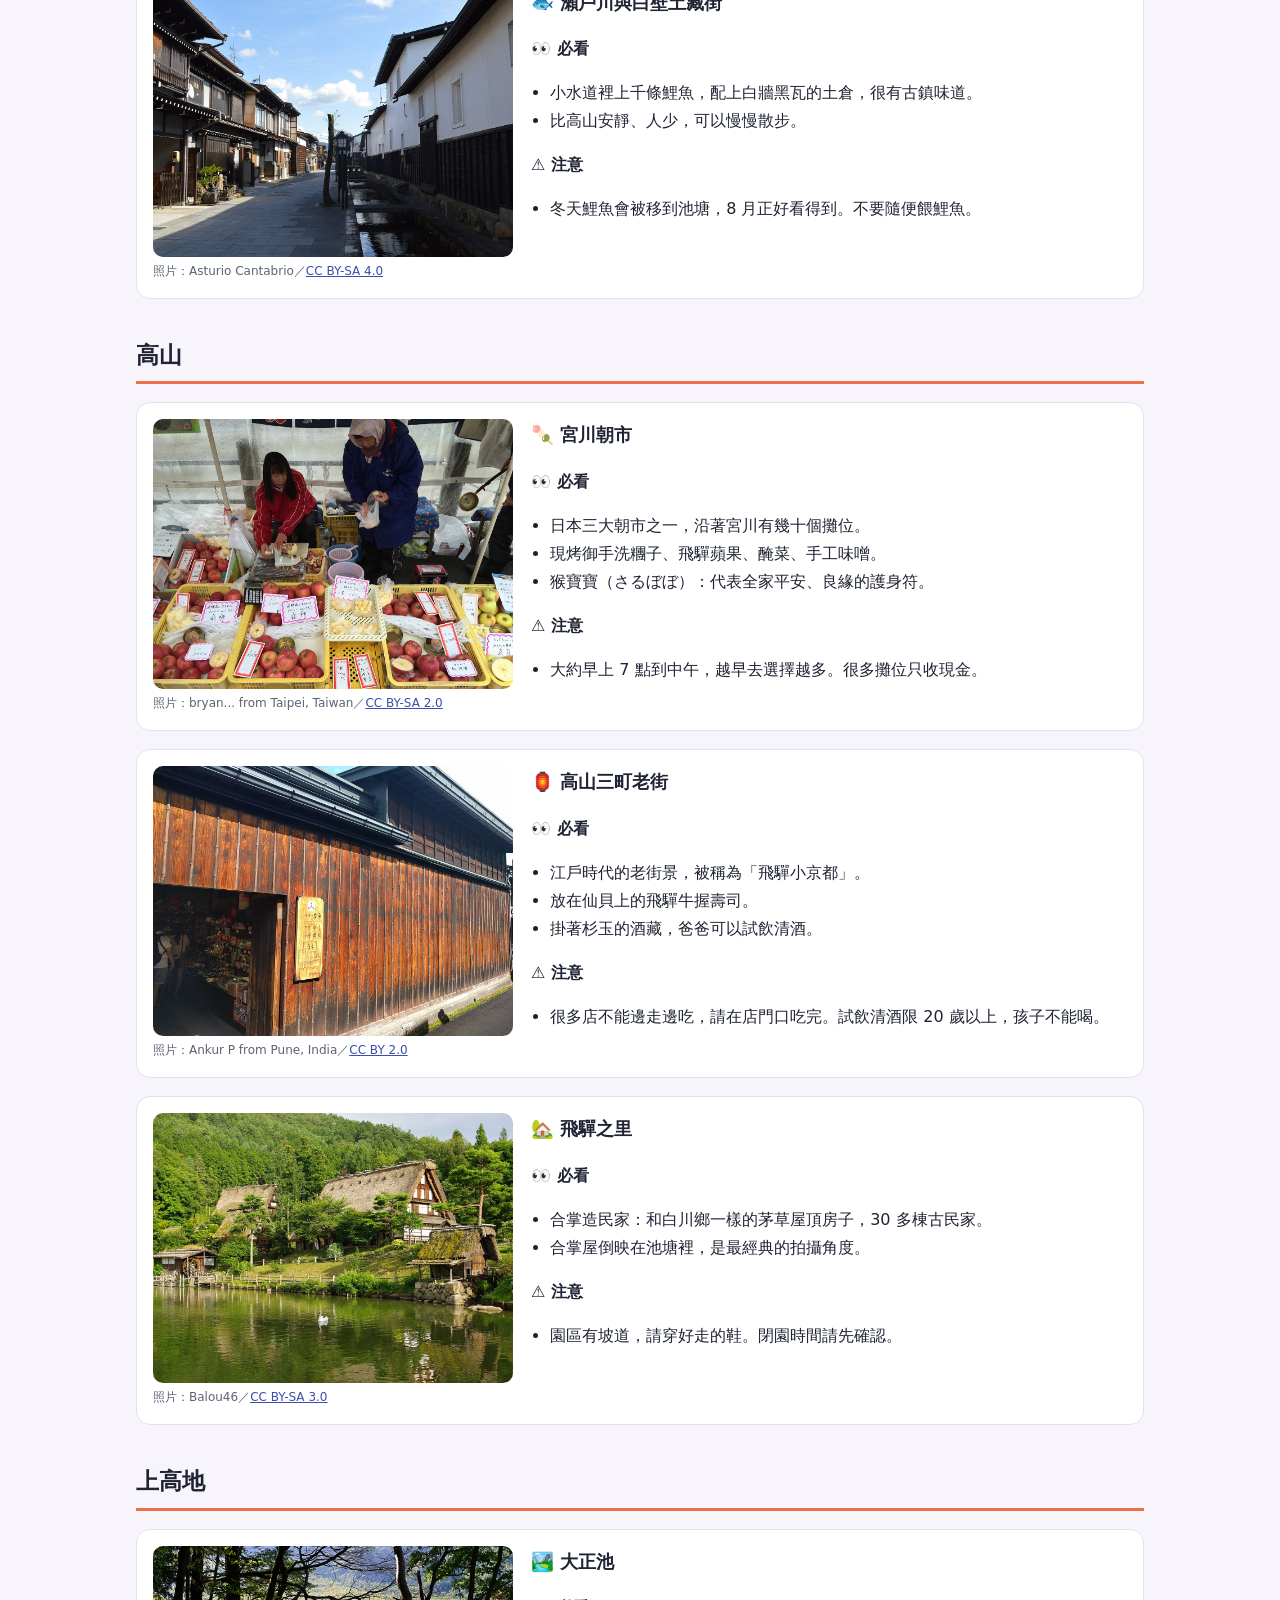
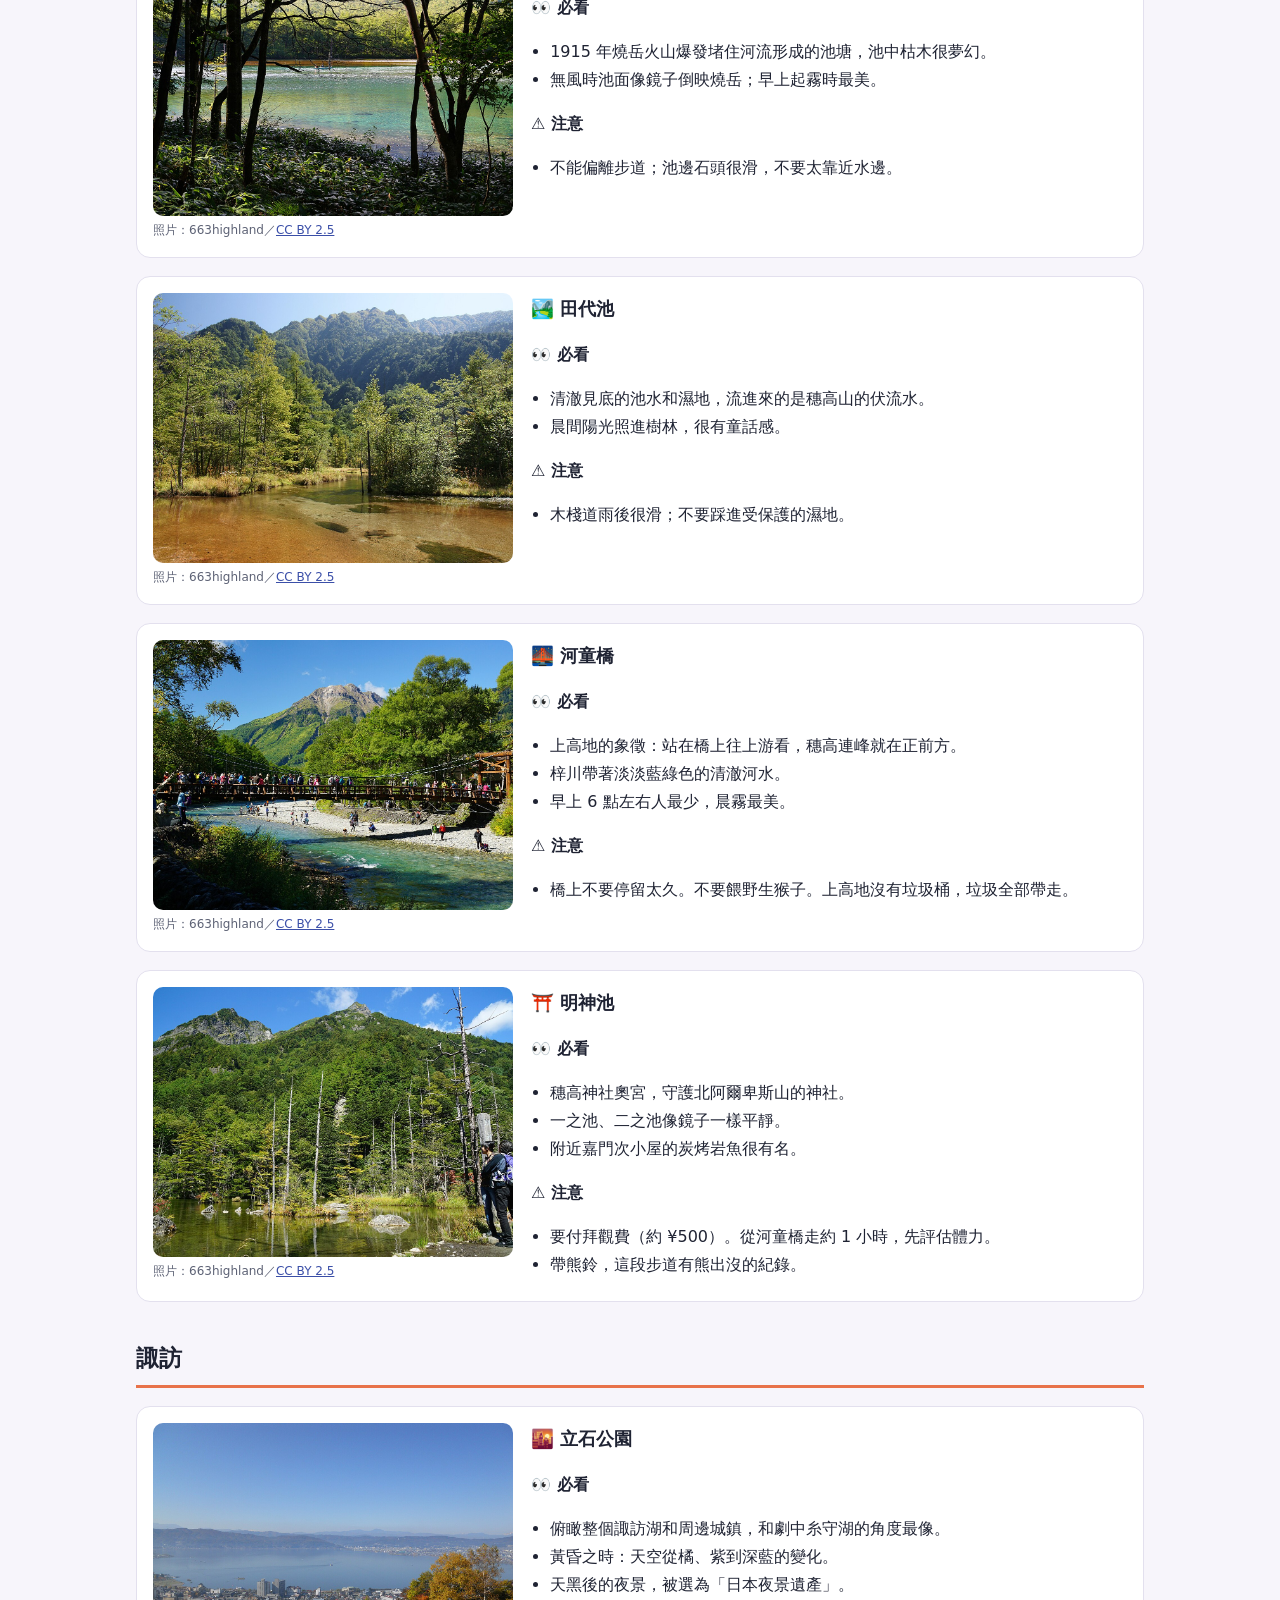
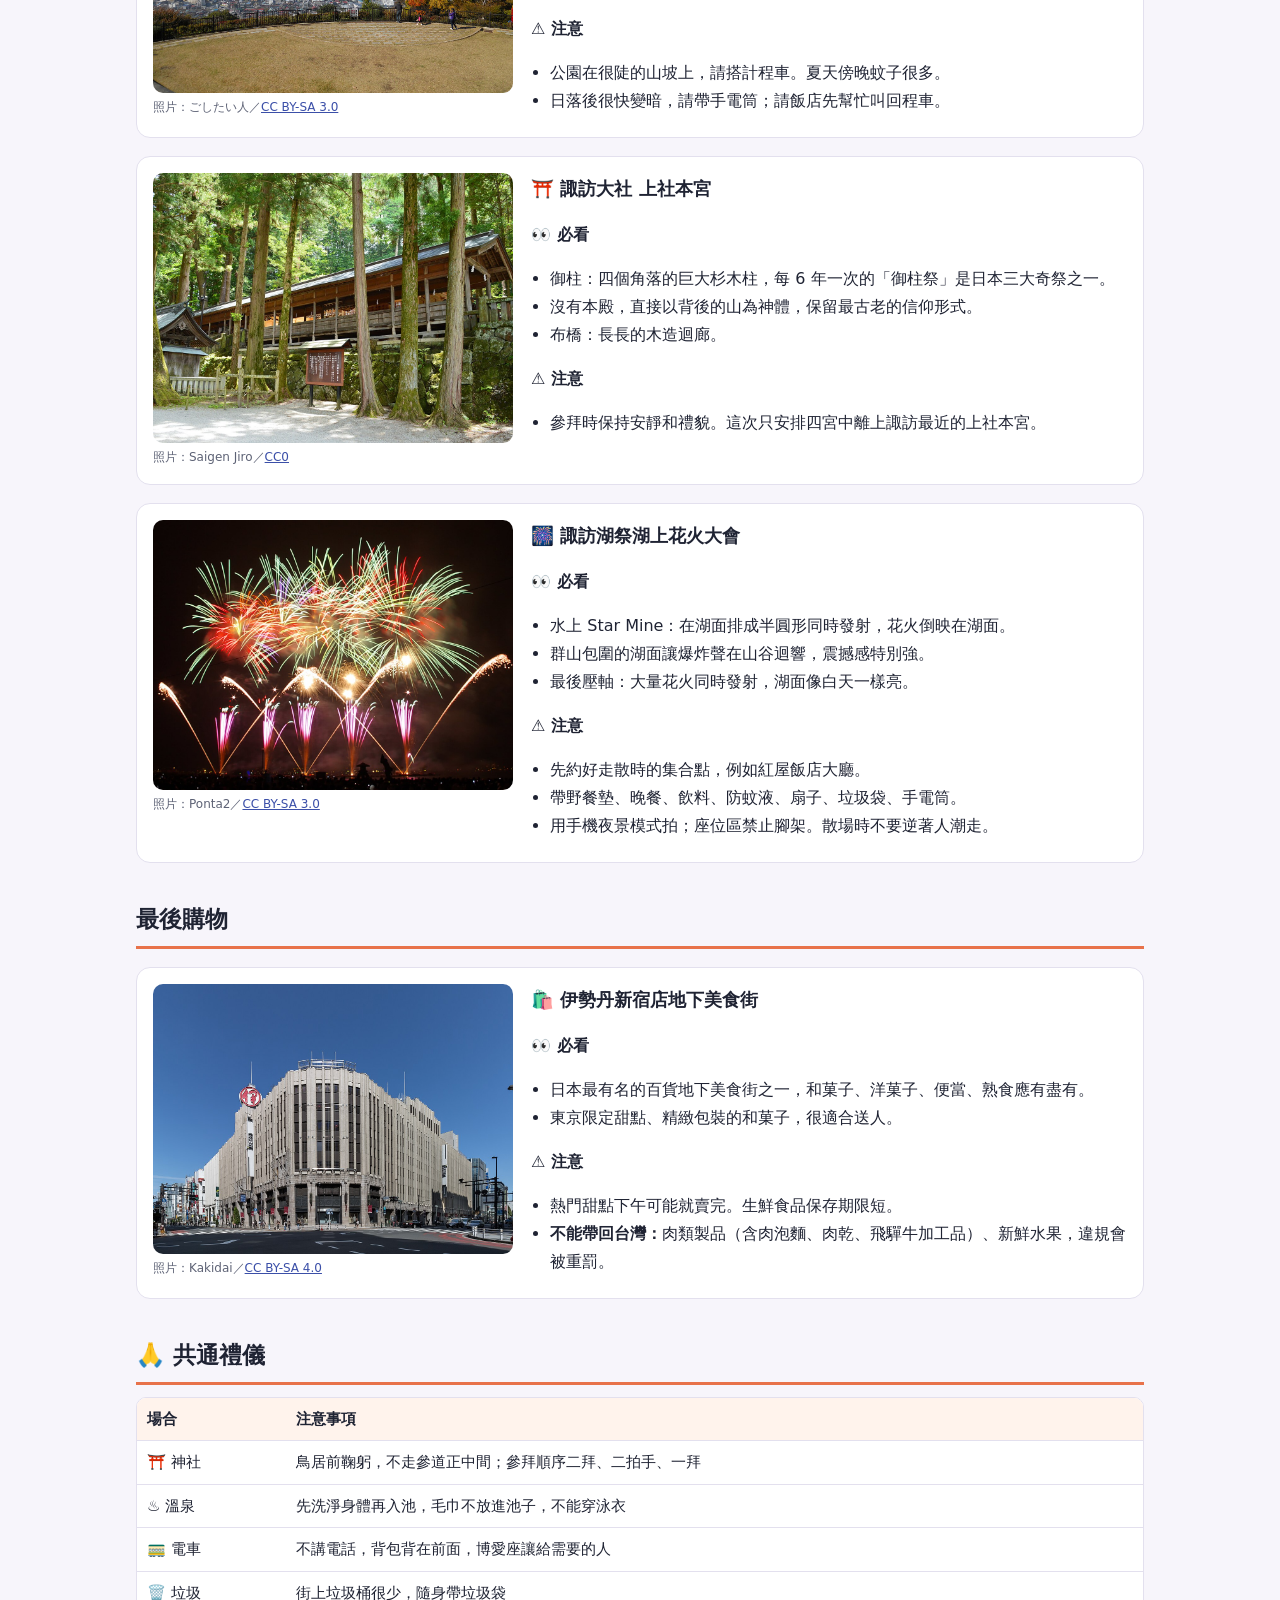
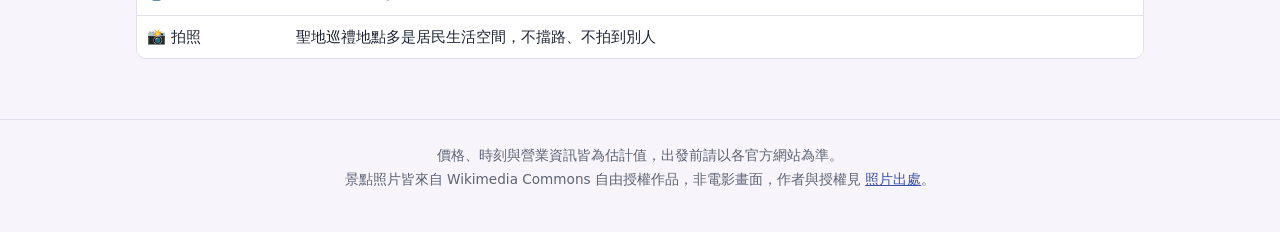
<file: spots.html>
<!doctype html>
<html lang="zh-Hant">
<head>
<meta charset="utf-8">
<meta name="viewport" content="width=device-width, initial-scale=1">
<title>景點觀賞重點</title>
<link rel="stylesheet" href="assets/style.css">
</head>
<body>
<section class="hero"><div class="inner">
  <h1>👀 景點觀賞重點</h1>
  <p>照行程順序整理每個景點的必看重點與注意事項</p>
  <div class="toc">
    <a href="#tokyo">東京</a><a href="#shop">購物</a><a href="#furukawa">飛驒古川</a><a href="#takayama">高山</a><a href="#kamikochi">上高地</a><a href="#suwa">諏訪</a><a href="#last">最後購物</a><a href="#manners">共通禮儀</a>
  </div>
</div></section>
<main>

  <h2 id="tokyo">東京・新宿與聖地巡禮</h2>

  <div class="spot">
    <figure data-img="shinjuku"><img src="images/shinjuku.jpg" alt="NTT docomo 代代木大樓" loading="lazy"></figure>
    <div><h3>🏙️ 新宿站周邊</h3>
      <p><b>👀 必看</b></p><ul>
        <li>新宿站南口和甲州街道陸橋：瀧在東京生活的街景就在這一帶，傍晚高樓亮燈最有感覺。</li>
        <li>NTT docomo 代代木大樓：像帝國大廈的尖塔大樓，劇中東京天際線常出現。</li></ul>
      <p><b>⚠️ 注意</b></p><ul>
        <li>新宿站出口超過 200 個，先記好要從哪個出口出去。</li>
        <li>東口歌舞伎町晚上有拉客的人，不要理會。</li></ul>
    </div>
  </div>

  <div class="spot">
    <figure data-img="suga"><img src="images/suga.jpg" alt="須賀神社男坂階梯" loading="lazy"></figure>
    <div><h3>⛩️ 須賀神社男坂階梯（四谷）</h3>
      <p><b>👀 必看</b></p><ul>
        <li>紅色欄杆的石階：電影最後兩人擦身而過、回頭相認的經典場景。</li>
        <li>站在階梯最下方往上拍，就是電影海報的構圖。</li>
        <li>本殿有江戶時代的「三十六歌仙繪」，是新宿區文化財。</li></ul>
      <p><b>⚠️ 注意</b></p><ul>
        <li>這裡是住宅區，降低音量、不要擋住階梯，拍照時間不要太長。</li>
        <li>早上 9 點前人最少。階梯下方是車道，注意來車。</li></ul>
    </div>
  </div>

  <div class="spot">
    <figure data-img="shinanomachi"><img src="images/shinanomachi.jpg" alt="JR 信濃町站" loading="lazy"></figure>
    <div><h3>🌉 JR 信濃町站天橋</h3>
      <p><b>👀 必看</b></p><ul>
        <li>車站前的天橋：瀧上學途中經過的場景，往新宿方向可以看到高樓群。</li>
        <li>黃色車身的總武線電車從下面通過時，最有電影氛圍。</li></ul>
      <p><b>⚠️ 注意</b></p><ul>
        <li>天橋是行人通道，拍照時靠邊站。不要用腳架、不要爬上欄杆。</li></ul>
    </div>
  </div>

  <div class="spot">
    <figure data-img="nact_ext"><img src="images/nact_ext.jpg" alt="國立新美術館外觀" loading="lazy"></figure>
    <div><h3>🏛️ 國立新美術館（六本木）</h3>
      <p><b>👀 必看</b></p><ul>
        <li>波浪型玻璃帷幕外牆，由黑川紀章設計。</li>
        <li>倒圓錐上的咖啡廳「Salon de Thé ROND」：劇中約會的咖啡廳。</li>
        <li>大廳的光影，自然光從玻璃帷幕照進來很好拍。</li></ul>
      <p><b>⚠️ 注意</b></p><ul>
        <li>每週二休館（已排在週一）。</li>
        <li>咖啡廳不能預約、常排隊，建議一開館就去。</li>
        <li>美術館免費進館，只有特展要另外買票。</li></ul>
    </div>
  </div>

  <div class="spot">
    <figure data-img="cityview"><img src="images/cityview.jpg" alt="從森大樓看東京鐵塔" loading="lazy"></figure>
    <div><h3>🏙️ 六本木之丘 Tokyo City View</h3>
      <p><b>👀 必看</b></p><ul>
        <li>52 樓 360 度室內展望台，天氣好可以看到東京鐵塔、晴空塔，甚至富士山。</li>
        <li>Sky Deck 頂樓露天展望台（另外付費，天氣不好會關閉）。</li></ul>
      <p><b>⚠️ 注意</b></p><ul>
        <li>玻璃會反光，把相機貼近玻璃拍。</li>
        <li>Sky Deck 有安全檢查，包包和腳架要寄放在置物櫃。</li></ul>
    </div>
  </div>

  <h2 id="shop">購物日・原宿、表參道、澀谷</h2>

  <div class="spot">
    <figure data-img="takeshita"><img src="images/takeshita.jpg" alt="原宿竹下通" loading="lazy"></figure>
    <div><h3>🛍️ 原宿竹下通</h3>
      <p><b>👀 必看</b></p><ul>
        <li>可麗餅：竹下通的招牌，有好幾家老字號名店。</li>
        <li>可愛小物和流行服飾，日本少女流行文化的發源地。</li></ul>
      <p><b>⚠️ 注意</b></p><ul>
        <li>人非常多，約好走散時的集合點，例如竹下通入口。</li>
        <li>單店消費滿 ¥5,000（未稅）可以退稅，記得出示護照。</li></ul>
    </div>
  </div>

  <div class="spot">
    <figure data-img="omotesando"><img src="images/omotesando.jpg" alt="表參道之丘" loading="lazy"></figure>
    <div><h3>🛍️ 表參道</h3>
      <p><b>👀 必看</b></p><ul>
        <li>櫸木林蔭大道，被稱為「東京的香榭大道」。</li>
        <li>表參道之丘：安藤忠雄設計，內部是螺旋坡道。</li>
        <li>很多建築師設計的品牌旗艦店，建築本身就值得看。</li></ul>
      <p><b>⚠️ 注意</b></p><ul>
        <li>比較精品取向，孩子沒興趣可以讓他們回竹下通。</li></ul>
    </div>
  </div>

  <div class="spot">
    <figure data-img="shibuya"><img src="images/shibuya.jpg" alt="澀谷十字路口" loading="lazy"></figure>
    <div><h3>🛍️ 澀谷</h3>
      <p><b>👀 必看</b></p><ul>
        <li>澀谷十字路口：世界上最繁忙的十字路口之一。</li>
        <li>忠犬八公像、SHIBUYA109（少女時尚大本營）。</li>
        <li>澀谷 PARCO 6 樓：任天堂東京、寶可夢中心、卡普空、少年 Jump 商店。</li></ul>
      <p><b>⚠️ 注意</b></p><ul>
        <li>在十字路口拍照注意紅綠燈。任天堂東京常要排隊，熱門商品可能限購或售完。</li></ul>
    </div>
  </div>

  <div class="spot">
    <figure data-img="shibuyasky"><img src="images/shibuyasky.jpg" alt="澀谷 Scramble Square" loading="lazy"></figure>
    <div><h3>🌆 SHIBUYA SKY</h3>
      <p><b>👀 必看</b></p><ul>
        <li>頂樓露天展望台，澀谷十字路口就在正下方。</li>
        <li>「Sky Edge」玻璃角落，看起來像懸在空中。</li>
        <li>日落前後同時看到夕陽和城市亮燈，最美也最熱門。</li></ul>
      <p><b>⚠️ 注意</b></p><ul>
        <li>一定要提前上網訂票，夕陽時段很早就賣完。</li>
        <li>頂樓不能帶包包、帽子、自拍棒、腳架。天氣不好會關閉。</li></ul>
    </div>
  </div>

  <h2 id="furukawa">飛驒古川・聖地巡禮</h2>

  <div class="spot">
    <figure data-img="furukawa_st"><img src="images/furukawa_st.jpg" alt="JR 飛驒古川站" loading="lazy"></figure>
    <div><h3>🌉 JR 飛驒古川站跨站天橋</h3>
      <p><b>👀 必看</b></p><ul>
        <li>天橋上往北看的景色：瀧來找三葉時的經典畫面，背景是群山和小鎮。</li></ul>
      <p><b>⚠️ 注意</b></p><ul>
        <li>天橋是通往月台的通道，不要擋住乘客；拍電車時不要越過黃線。</li>
        <li>車站前觀光服務處可以拿聖地巡禮地圖。</li></ul>
    </div>
  </div>

  <div class="spot">
    <figure data-img="library"><img src="images/library.jpg" alt="飛驒市圖書館" loading="lazy"></figure>
    <div><h3>📚 飛驒市圖書館</h3>
      <p><b>👀 必看</b></p><ul>
        <li>館內的木頭裝潢和書架：瀧查到糸守町資料的地方，劇情的轉折點。</li></ul>
      <p><b>⚠️ 注意</b></p><ul>
        <li>要拍照請先到櫃台申請。這裡是真正的圖書館，保持安靜，不要拍到其他讀者。</li>
        <li>休館日請先上官網確認。</li></ul>
    </div>
  </div>

  <div class="spot">
    <figure data-img="keta"><img src="images/keta.jpg" alt="氣多若宮神社" loading="lazy"></figure>
    <div><h3>⛩️ 氣多若宮神社</h3>
      <p><b>👀 必看</b></p><ul>
        <li>石階和鳥居：宮水神社的參考原型之一。</li>
        <li>每年 4 月「飛驒古川祭」的舞台，「起太鼓」是有名的奇祭。</li></ul>
      <p><b>⚠️ 注意</b></p><ul>
        <li>參拜禮儀：先在手水舍洗手，二拜二拍手一拜。石階有點陡，慢慢走。</li></ul>
    </div>
  </div>

  <div class="spot">
    <figure data-img="setogawa"><img src="images/setogawa.jpg" alt="瀨戶川" loading="lazy"></figure>
    <div><h3>🐟 瀨戶川與白壁土藏街</h3>
      <p><b>👀 必看</b></p><ul>
        <li>小水道裡上千條鯉魚，配上白牆黑瓦的土倉，很有古鎮味道。</li>
        <li>比高山安靜、人少，可以慢慢散步。</li></ul>
      <p><b>⚠️ 注意</b></p><ul>
        <li>冬天鯉魚會被移到池塘，8 月正好看得到。不要隨便餵鯉魚。</li></ul>
    </div>
  </div>

  <h2 id="takayama">高山</h2>

  <div class="spot">
    <figure data-img="miyagawa"><img src="images/miyagawa.jpg" alt="宮川朝市" loading="lazy"></figure>
    <div><h3>🍡 宮川朝市</h3>
      <p><b>👀 必看</b></p><ul>
        <li>日本三大朝市之一，沿著宮川有幾十個攤位。</li>
        <li>現烤御手洗糰子、飛驒蘋果、醃菜、手工味噌。</li>
        <li>猴寶寶（さるぼぼ）：代表全家平安、良緣的護身符。</li></ul>
      <p><b>⚠️ 注意</b></p><ul>
        <li>大約早上 7 點到中午，越早去選擇越多。很多攤位只收現金。</li></ul>
    </div>
  </div>

  <div class="spot">
    <figure data-img="sanmachi"><img src="images/sanmachi.jpg" alt="高山三町老街" loading="lazy"></figure>
    <div><h3>🏮 高山三町老街</h3>
      <p><b>👀 必看</b></p><ul>
        <li>江戶時代的老街景，被稱為「飛驒小京都」。</li>
        <li>放在仙貝上的飛驒牛握壽司。</li>
        <li>掛著杉玉的酒藏，爸爸可以試飲清酒。</li></ul>
      <p><b>⚠️ 注意</b></p><ul>
        <li>很多店不能邊走邊吃，請在店門口吃完。試飲清酒限 20 歲以上，孩子不能喝。</li></ul>
    </div>
  </div>

  <div class="spot">
    <figure data-img="hidanosato"><img src="images/hidanosato.jpg" alt="飛驒之里" loading="lazy"></figure>
    <div><h3>🏡 飛驒之里</h3>
      <p><b>👀 必看</b></p><ul>
        <li>合掌造民家：和白川鄉一樣的茅草屋頂房子，30 多棟古民家。</li>
        <li>合掌屋倒映在池塘裡，是最經典的拍攝角度。</li></ul>
      <p><b>⚠️ 注意</b></p><ul>
        <li>園區有坡道，請穿好走的鞋。閉園時間請先確認。</li></ul>
    </div>
  </div>

  <h2 id="kamikochi">上高地</h2>

  <div class="spot">
    <figure data-img="taisho"><img src="images/taisho.jpg" alt="大正池" loading="lazy"></figure>
    <div><h3>🏞️ 大正池</h3>
      <p><b>👀 必看</b></p><ul>
        <li>1915 年燒岳火山爆發堵住河流形成的池塘，池中枯木很夢幻。</li>
        <li>無風時池面像鏡子倒映燒岳；早上起霧時最美。</li></ul>
      <p><b>⚠️ 注意</b></p><ul>
        <li>不能偏離步道；池邊石頭很滑，不要太靠近水邊。</li></ul>
    </div>
  </div>

  <div class="spot">
    <figure data-img="tashiro"><img src="images/tashiro.jpg" alt="田代池" loading="lazy"></figure>
    <div><h3>🏞️ 田代池</h3>
      <p><b>👀 必看</b></p><ul>
        <li>清澈見底的池水和濕地，流進來的是穗高山的伏流水。</li>
        <li>晨間陽光照進樹林，很有童話感。</li></ul>
      <p><b>⚠️ 注意</b></p><ul>
        <li>木棧道雨後很滑；不要踩進受保護的濕地。</li></ul>
    </div>
  </div>

  <div class="spot">
    <figure data-img="kappa"><img src="images/kappa.jpg" alt="河童橋" loading="lazy"></figure>
    <div><h3>🌉 河童橋</h3>
      <p><b>👀 必看</b></p><ul>
        <li>上高地的象徵：站在橋上往上游看，穗高連峰就在正前方。</li>
        <li>梓川帶著淡淡藍綠色的清澈河水。</li>
        <li>早上 6 點左右人最少，晨霧最美。</li></ul>
      <p><b>⚠️ 注意</b></p><ul>
        <li>橋上不要停留太久。不要餵野生猴子。上高地沒有垃圾桶，垃圾全部帶走。</li></ul>
    </div>
  </div>

  <div class="spot">
    <figure data-img="myojin"><img src="images/myojin.jpg" alt="明神池" loading="lazy"></figure>
    <div><h3>⛩️ 明神池</h3>
      <p><b>👀 必看</b></p><ul>
        <li>穗高神社奧宮，守護北阿爾卑斯山的神社。</li>
        <li>一之池、二之池像鏡子一樣平靜。</li>
        <li>附近嘉門次小屋的炭烤岩魚很有名。</li></ul>
      <p><b>⚠️ 注意</b></p><ul>
        <li>要付拜觀費（約 ¥500）。從河童橋走約 1 小時，先評估體力。</li>
        <li>帶熊鈴，這段步道有熊出沒的紀錄。</li></ul>
    </div>
  </div>

  <h2 id="suwa">諏訪</h2>

  <div class="spot">
    <figure data-img="tateishi"><img src="images/tateishi.jpg" alt="從立石公園看諏訪湖" loading="lazy"></figure>
    <div><h3>🌇 立石公園</h3>
      <p><b>👀 必看</b></p><ul>
        <li>俯瞰整個諏訪湖和周邊城鎮，和劇中糸守湖的角度最像。</li>
        <li>黃昏之時：天空從橘、紫到深藍的變化。</li>
        <li>天黑後的夜景，被選為「日本夜景遺產」。</li></ul>
      <p><b>⚠️ 注意</b></p><ul>
        <li>公園在很陡的山坡上，請搭計程車。夏天傍晚蚊子很多。</li>
        <li>日落後很快變暗，請帶手電筒；請飯店先幫忙叫回程車。</li></ul>
    </div>
  </div>

  <div class="spot">
    <figure data-img="suwataisha"><img src="images/suwataisha.jpg" alt="諏訪大社上社本宮 布橋" loading="lazy"></figure>
    <div><h3>⛩️ 諏訪大社 上社本宮</h3>
      <p><b>👀 必看</b></p><ul>
        <li>御柱：四個角落的巨大杉木柱，每 6 年一次的「御柱祭」是日本三大奇祭之一。</li>
        <li>沒有本殿，直接以背後的山為神體，保留最古老的信仰形式。</li>
        <li>布橋：長長的木造迴廊。</li></ul>
      <p><b>⚠️ 注意</b></p><ul>
        <li>參拜時保持安靜和禮貌。這次只安排四宮中離上諏訪最近的上社本宮。</li></ul>
    </div>
  </div>

  <div class="spot">
    <figure data-img="fireworks"><img src="images/fireworks.jpg" alt="諏訪湖花火" loading="lazy"></figure>
    <div><h3>🎆 諏訪湖祭湖上花火大會</h3>
      <p><b>👀 必看</b></p><ul>
        <li>水上 Star Mine：在湖面排成半圓形同時發射，花火倒映在湖面。</li>
        <li>群山包圍的湖面讓爆炸聲在山谷迴響，震撼感特別強。</li>
        <li>最後壓軸：大量花火同時發射，湖面像白天一樣亮。</li></ul>
      <p><b>⚠️ 注意</b></p><ul>
        <li>先約好走散時的集合點，例如紅屋飯店大廳。</li>
        <li>帶野餐墊、晚餐、飲料、防蚊液、扇子、垃圾袋、手電筒。</li>
        <li>用手機夜景模式拍；座位區禁止腳架。散場時不要逆著人潮走。</li></ul>
    </div>
  </div>

  <h2 id="last">最後購物</h2>
  <div class="spot">
    <figure data-img="isetan"><img src="images/isetan.jpg" alt="伊勢丹新宿店" loading="lazy"></figure>
    <div><h3>🛍️ 伊勢丹新宿店地下美食街</h3>
      <p><b>👀 必看</b></p><ul>
        <li>日本最有名的百貨地下美食街之一，和菓子、洋菓子、便當、熟食應有盡有。</li>
        <li>東京限定甜點、精緻包裝的和菓子，很適合送人。</li></ul>
      <p><b>⚠️ 注意</b></p><ul>
        <li>熱門甜點下午可能就賣完。生鮮食品保存期限短。</li>
        <li><b>不能帶回台灣：</b>肉類製品（含肉泡麵、肉乾、飛驒牛加工品）、新鮮水果，違規會被重罰。</li></ul>
    </div>
  </div>

  <h2 id="manners">🙏 共通禮儀</h2>
  <div class="table-wrap"><table>
    <tr><th>場合</th><th>注意事項</th></tr>
    <tr><td>⛩️ 神社</td><td>鳥居前鞠躬，不走參道正中間；參拜順序二拜、二拍手、一拜</td></tr>
    <tr><td>♨️ 溫泉</td><td>先洗淨身體再入池，毛巾不放進池子，不能穿泳衣</td></tr>
    <tr><td>🚃 電車</td><td>不講電話，背包背在前面，博愛座讓給需要的人</td></tr>
    <tr><td>🗑️ 垃圾</td><td>街上垃圾桶很少，隨身帶垃圾袋</td></tr>
    <tr><td>📸 拍照</td><td>聖地巡禮地點多是居民生活空間，不擋路、不拍到別人</td></tr>
  </table></div>
</main>
<script src="assets/site.js"></script>
</body>
</html>
</file>
<file: assets/style.css>
:root {
  --bg: #f7f5fb;
  --card: #ffffff;
  --text: #1f2333;
  --muted: #5d6275;
  --line: #e3e0ee;
  --accent: #e8724a;      /* 黃昏橘 */
  --accent2: #3b4fa8;     /* 夜空藍 */
  --soft: #fff3ec;
  --warn: #b4441f;
  --warn-bg: #fff1ea;
  --tip-bg: #eef2ff;
  --hero: linear-gradient(135deg, #24307a 0%, #6b4aa8 45%, #e8724a 85%, #f6b26b 100%);
}
@media (prefers-color-scheme: dark) {
  :root:not([data-theme="light"]) {
    --bg: #12141f; --card: #1b1e2d; --text: #e9e9f2; --muted: #a3a7bd; --line: #2d3146;
    --accent: #f08a62; --accent2: #8fa1ff; --soft: #2a2026; --warn: #ff9a76; --warn-bg: #2c1d18; --tip-bg: #1d2340;
  }
}
:root[data-theme="dark"] {
  --bg: #12141f; --card: #1b1e2d; --text: #e9e9f2; --muted: #a3a7bd; --line: #2d3146;
  --accent: #f08a62; --accent2: #8fa1ff; --soft: #2a2026; --warn: #ff9a76; --warn-bg: #2c1d18; --tip-bg: #1d2340;
}
* { box-sizing: border-box; }
html { -webkit-text-size-adjust: 100%; }
body {
  margin: 0; background: var(--bg); color: var(--text);
  font-family: "Noto Sans TC", "PingFang TC", "Microsoft JhengHei", system-ui, sans-serif;
  line-height: 1.75; font-size: 16px;
}
a { color: var(--accent2); }
img { max-width: 100%; height: auto; display: block; }

.site-header { background: var(--hero); color: #fff; }
.site-header .inner { max-width: 1040px; margin: 0 auto; padding: 14px 16px; display: flex; align-items: center; gap: 12px; flex-wrap: wrap; }
.brand { font-weight: 700; color: #fff; text-decoration: none; font-size: 1.05rem; white-space: nowrap; }
.nav { display: flex; gap: 4px; flex-wrap: wrap; margin-left: auto; }
.nav a { color: #fff; text-decoration: none; padding: 4px 10px; border-radius: 999px; font-size: .92rem; background: rgba(255,255,255,.12); }
.nav a:hover, .nav a.active { background: rgba(255,255,255,.32); }

.hero { background: var(--hero); color: #fff; padding: 36px 16px 44px; }
.hero .inner { max-width: 1040px; margin: 0 auto; }
.hero h1 { font-size: clamp(1.6rem, 5vw, 2.4rem); margin: 0 0 8px; line-height: 1.3; }
.hero p { margin: 0; opacity: .95; }

main { max-width: 1040px; margin: 0 auto; padding: 24px 16px 48px; }
h2 { font-size: 1.45rem; margin: 36px 0 12px; padding-bottom: 6px; border-bottom: 3px solid var(--accent); }
h3 { font-size: 1.15rem; margin: 24px 0 8px; }
.card { background: var(--card); border: 1px solid var(--line); border-radius: 14px; padding: 18px; margin: 16px 0; }
.grid { display: grid; gap: 16px; grid-template-columns: repeat(auto-fill, minmax(260px, 1fr)); }
.tile { display: block; background: var(--card); border: 1px solid var(--line); border-radius: 14px; padding: 16px; text-decoration: none; color: var(--text); }
.tile:hover { border-color: var(--accent); }
.tile .t { font-weight: 700; font-size: 1.05rem; }
.tile .d { color: var(--muted); font-size: .92rem; }
.badge { display: inline-block; background: var(--accent); color: #fff; font-size: .78rem; padding: 1px 8px; border-radius: 999px; vertical-align: middle; }

.table-wrap { overflow-x: auto; -webkit-overflow-scrolling: touch; margin: 12px 0; border-radius: 10px; border: 1px solid var(--line); }
table { border-collapse: collapse; width: 100%; background: var(--card); font-size: .95rem; }
th, td { padding: 8px 10px; border-bottom: 1px solid var(--line); text-align: left; vertical-align: top; }
th { background: var(--soft); white-space: nowrap; }
td.time { white-space: nowrap; font-variant-numeric: tabular-nums; color: var(--accent2); font-weight: 600; }
tr:last-child td { border-bottom: 0; }

.note { background: var(--tip-bg); border-left: 4px solid var(--accent2); padding: 10px 14px; border-radius: 8px; margin: 12px 0; }
.warn { background: var(--warn-bg); border-left: 4px solid var(--warn); padding: 10px 14px; border-radius: 8px; margin: 12px 0; }
.day { background: var(--card); border: 1px solid var(--line); border-radius: 14px; padding: 4px 18px 14px; margin: 20px 0; }
.day h2 { border: 0; margin-top: 16px; }
.stay { font-weight: 600; margin-top: 8px; }

.spot { display: grid; grid-template-columns: minmax(0, 360px) minmax(0, 1fr); gap: 18px; background: var(--card); border: 1px solid var(--line); border-radius: 14px; padding: 16px; margin: 18px 0; }
.spot h3 { margin-top: 0; }
.spot ul { padding-left: 1.2em; margin: 6px 0; }
.spot .scene { color: var(--muted); font-size: .95rem; }
figure { margin: 0; }
figure img { border-radius: 10px; width: 100%; aspect-ratio: 4 / 3; object-fit: cover; background: var(--line); }
figcaption { font-size: .75rem; color: var(--muted); margin-top: 4px; }
.figs { display: grid; gap: 14px; align-content: start; }
.fig-note { font-size: .85rem; margin: 6px 0 0; }
@media (max-width: 720px) { .spot { grid-template-columns: 1fr; } }

.toc { display: flex; flex-wrap: wrap; gap: 6px; margin: 8px 0 0; }
.toc a { font-size: .88rem; text-decoration: none; padding: 2px 10px; border: 1px solid var(--line); border-radius: 999px; background: var(--card); }

footer { text-align: center; color: var(--muted); font-size: .85rem; padding: 24px 16px 40px; border-top: 1px solid var(--line); }
.theme-btn { margin-left: 4px; background: rgba(255,255,255,.18); color: #fff; border: 0; border-radius: 999px; padding: 4px 10px; cursor: pointer; font-size: .9rem; }
@media print { .site-header, .theme-btn, footer { display: none; } .hero { background: none; color: #000; } }
</file>
